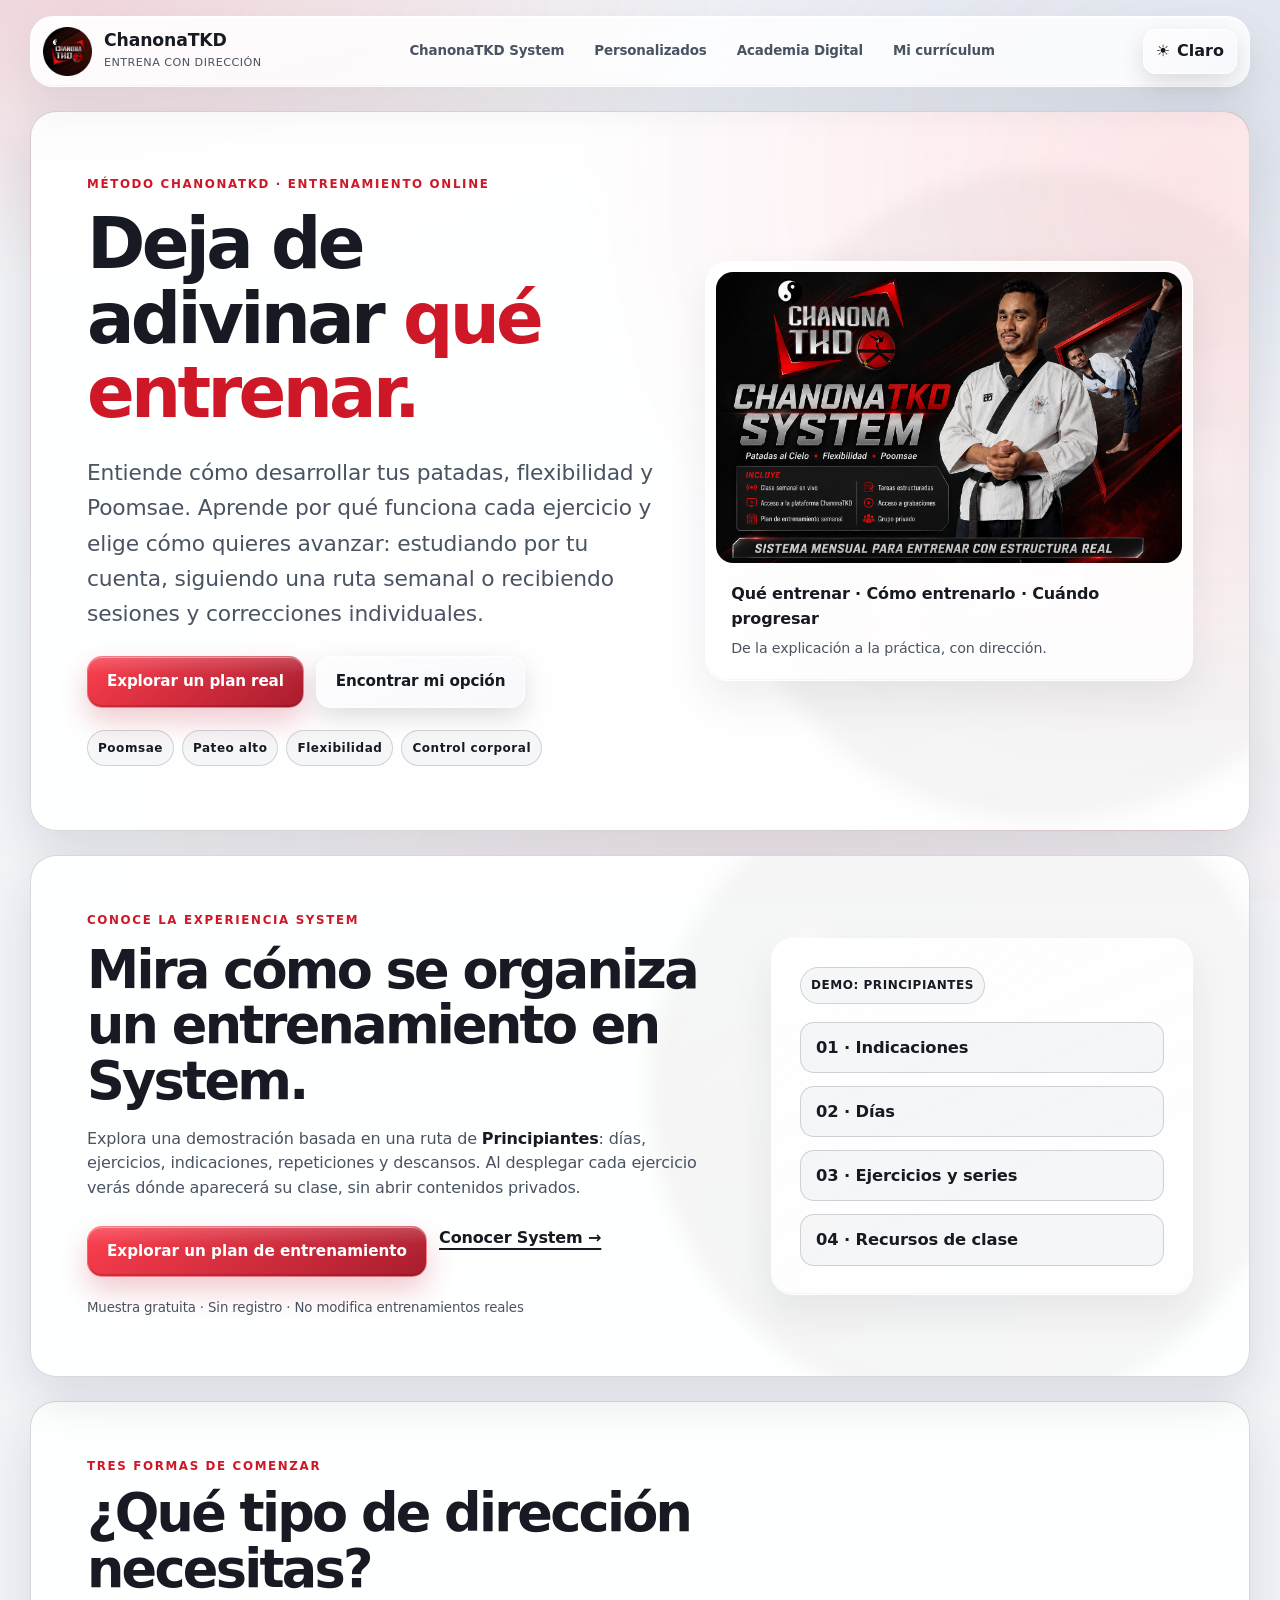
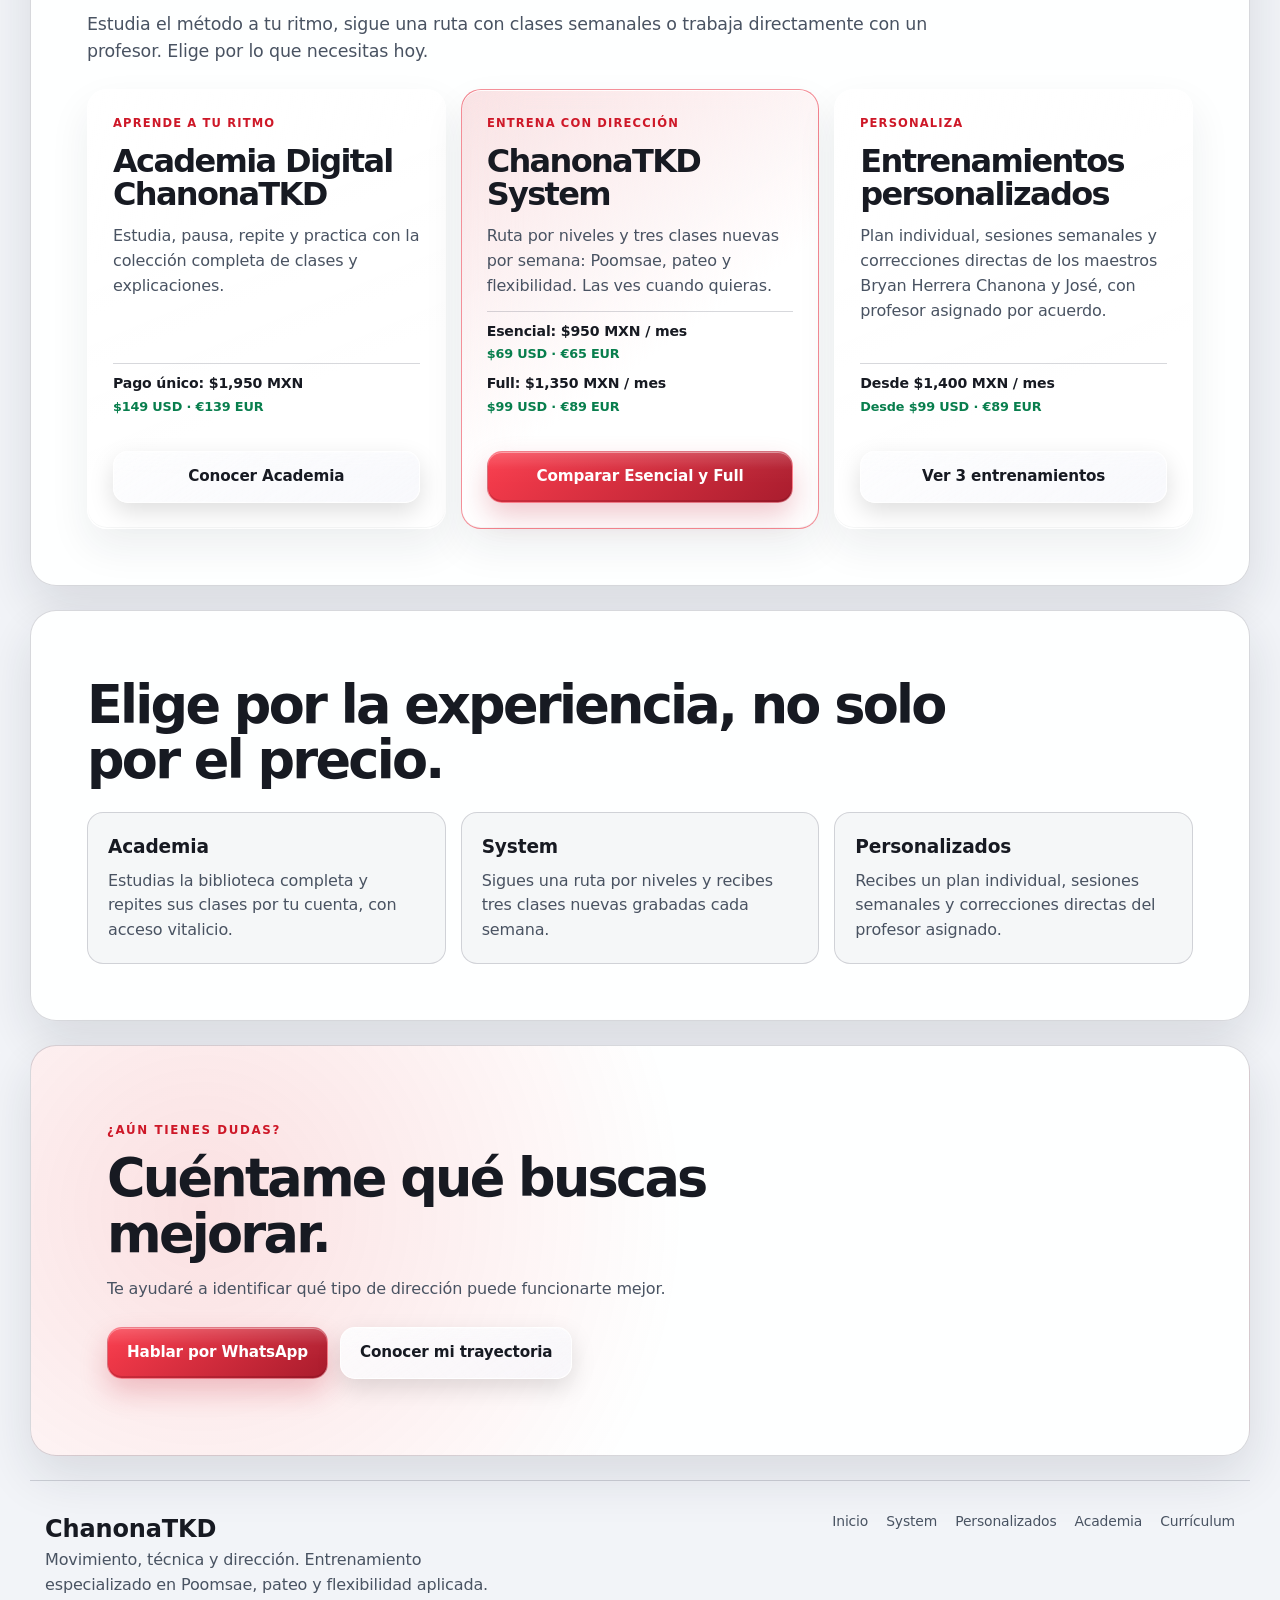
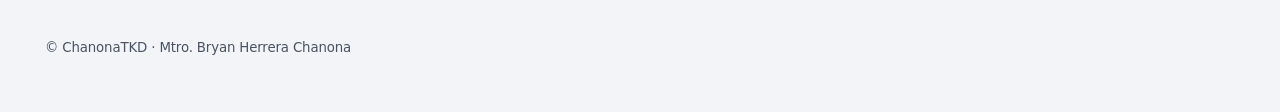
<file: masterclass/index.html>
<!doctype html><html lang="es"><head><meta charset="utf-8"><meta name="viewport" content="width=device-width,initial-scale=1,viewport-fit=cover"><meta name="description" content="Taekwondo con método y dirección. Descubre cómo mejorar tu Poomsae, pateo y flexibilidad desde la experiencia de enseñanza."><title>Inicio · Método ChanonaTKD | ChanonaTKD</title><link rel="stylesheet" href="./assets/site.css"><script>(function(){try{const t=localStorage.getItem('chanonatkd_theme');document.documentElement.dataset.theme=t||((matchMedia('(prefers-color-scheme: light)').matches)?'light':'dark')}catch(e){document.documentElement.dataset.theme='dark'}})();</script></head>
 <body data-page="home" data-base="./"><div class="siteShell"><header class="siteHeader glass" id="inicio">
 <a class="brand" href="./index.html" aria-label="Ir a Inicio ChanonaTKD"><img src="./../assets/logo-chanonatkd.png" alt="" width="50" height="50"><span><b>ChanonaTKD</b><small>Entrena con dirección</small></span></a>
 <button class="menuToggle" type="button" aria-expanded="false" aria-controls="siteNav" aria-label="Abrir menú de navegación">☰ <span>Menú</span></button>
 <nav class="siteNav" id="siteNav" aria-label="Navegación principal">
  <a href="./system/index.html" >ChanonaTKD System</a><a href="./personal/index.html" >Personalizados</a><a href="./academia/index.html" >Academia Digital</a><a href="./curriculum/index.html" >Mi currículum</a>
 </nav>
 <button class="themeToggle" type="button" aria-label="Cambiar modo de color"><span class="themeIcon">◐</span><span class="themeText">Modo</span></button>
</header><main id="mainContent">
<section class="hero homeHero section"><div class="heroText"><span class="eyebrow">MÉTODO CHANONATKD · ENTRENAMIENTO ONLINE</span><h1>Deja de adivinar <em>qué entrenar.</em></h1><p class="lead">Entiende cómo desarrollar tus patadas, flexibilidad y Poomsae. Aprende por qué funciona cada ejercicio y elige cómo quieres avanzar: estudiando por tu cuenta, siguiendo una ruta semanal o recibiendo sesiones y correcciones individuales.</p><div class="actions"><a class="action primary" href="#explorar">Explorar un plan real</a><a class="action secondary" href="#programas">Encontrar mi opción</a></div><div class="benefitTags"><span>Poomsae</span><span>Pateo alto</span><span>Flexibilidad</span><span>Control corporal</span></div></div><div class="heroArt glass"><img src="./imagenes/chanonatkdSystem.jpg" alt="Imagen del entrenamiento ChanonaTKD" loading="eager"><div class="artCaption"><strong>Qué entrenar · Cómo entrenarlo · Cuándo progresar</strong><span>De la explicación a la práctica, con dirección.</span></div></div></section>
<section class="section testimonySection" id="experiencias" hidden><div class="sectionHeading"><span class="eyebrow">EXPERIENCIAS CHANONATKD</span><h2>Experiencias de alumnos</h2><p>Conoce cómo otras personas han aprovechado el Método ChanonaTKD para organizar mejor su práctica.</p></div><div class="testimonyGrid" data-testimonials></div></section>
<section class="section exploreSection" id="explorar"><div class="split"><div><span class="eyebrow">CONOCE LA EXPERIENCIA SYSTEM</span><h2>Mira cómo se organiza un entrenamiento en System.</h2><p>Explora una demostración basada en una ruta de <strong>Principiantes</strong>: días, ejercicios, indicaciones, repeticiones y descansos. Al desplegar cada ejercicio verás dónde aparecerá su clase, sin abrir contenidos privados.</p><div class="actions"><button class="action primary" type="button" data-open-demo>Explorar un plan de entrenamiento</button><a class="textLink" href="./system/index.html">Conocer System →</a></div><small class="muted">Muestra gratuita · Sin registro · No modifica entrenamientos reales</small></div><div class="glass teaser"><span class="pill">DEMO: PRINCIPIANTES</span><div class="teaserSteps"><span>01 · Indicaciones</span><span>02 · Días</span><span>03 · Ejercicios y series</span><span>04 · Recursos de clase</span></div></div></div></section>
<section class="section" id="programas"><div class="sectionHeading"><span class="eyebrow">TRES FORMAS DE COMENZAR</span><h2>¿Qué tipo de dirección necesitas?</h2><p>Estudia el método a tu ritmo, sigue una ruta con clases semanales o trabaja directamente con un profesor. Elige por lo que necesitas hoy.</p></div><div class="choiceGrid">
<article class="glass choice"><span class="stepLabel">APRENDE A TU RITMO</span><h3>Academia Digital ChanonaTKD</h3><p>Estudia, pausa, repite y practica con la colección completa de clases y explicaciones.</p><div class="choicePrices"><small class="choiceCost">Pago único: $1,950 MXN</small><small class="choiceWorld">$149 USD · €139 EUR</small></div><a class="action secondary" href="./academia/index.html">Conocer Academia</a></article>
<article class="glass choice recommended"><span class="stepLabel">ENTRENA CON DIRECCIÓN</span><h3>ChanonaTKD System</h3><p>Ruta por niveles y tres clases nuevas por semana: Poomsae, pateo y flexibilidad. Las ves cuando quieras.</p><div class="choicePrices"><small class="choiceCost">Esencial: $950 MXN / mes</small><small class="choiceWorld">$69 USD · €65 EUR</small><small class="choiceCost">Full: $1,350 MXN / mes</small><small class="choiceWorld">$99 USD · €89 EUR</small></div><a class="action primary" href="./system/index.html">Comparar Esencial y Full</a></article>
<article class="glass choice"><span class="stepLabel">PERSONALIZA</span><h3>Entrenamientos personalizados</h3><p>Plan individual, sesiones semanales y correcciones directas de los maestros Bryan Herrera Chanona y José, con profesor asignado por acuerdo.</p><div class="choicePrices"><small class="choiceCost">Desde $1,400 MXN / mes</small><small class="choiceWorld">Desde $99 USD · €89 EUR</small></div><a class="action secondary" href="./personal/index.html">Ver 3 entrenamientos</a></article></div></section>
<section class="section comparison"><div class="sectionHeading"><h2>Elige por la experiencia, no solo por el precio.</h2></div><div class="comparisonGrid"><div><b>Academia</b><span>Estudias la biblioteca completa y repites sus clases por tu cuenta, con acceso vitalicio.</span></div><div><b>System</b><span>Sigues una ruta por niveles y recibes tres clases nuevas grabadas cada semana.</span></div><div><b>Personalizados</b><span>Recibes un plan individual, sesiones semanales y correcciones directas del profesor asignado.</span></div></div></section>
<section class="section finalSection"><span class="eyebrow">¿AÚN TIENES DUDAS?</span><h2>Cuéntame qué buscas mejorar.</h2><p>Te ayudaré a identificar qué tipo de dirección puede funcionarte mejor.</p><div class="actions"><a class="action primary" data-wa="Hola%2C%20quiero%20conocer%20qu%C3%A9%20programa%20ChanonaTKD%20corresponde%20mejor%20a%20mis%20objetivos.%20Mi%20pa%C3%ADs%20es%3A%20" href="https://wa.me/529987406579?text=Hola%2C%20quiero%20conocer%20qu%C3%A9%20programa%20ChanonaTKD%20corresponde%20mejor%20a%20mis%20objetivos.%20Mi%20pa%C3%ADs%20es%3A%20" target="_blank" rel="noopener noreferrer">Hablar por WhatsApp</a><a class="action secondary" href="./curriculum/index.html">Conocer mi trayectoria</a></div></section>
<dialog id="planDemoDialog" class="planDialog" aria-labelledby="planDemoTitle"><div class="demoShell"><header class="demoHeader glass"><div><span class="eyebrow">DEMOSTRACIÓN DE SYSTEM</span><h2 id="planDemoTitle">Plan · Principiantes (ejemplo)</h2><small>Demostración pública de Principiantes, sin datos personales ni videos privados.</small></div><button class="dialogClose" type="button" data-close-demo aria-label="Cerrar la demostración">✕</button></header><div class="demoBody"><div id="planDemoApp"><p>Cargando la muestra del plan…</p></div></div></div></dialog></main><footer class="footer">
 <div><strong>ChanonaTKD</strong><p>Movimiento, técnica y dirección. Entrenamiento especializado en Poomsae, pateo y flexibilidad aplicada.</p></div>
 <div><a href="./index.html">Inicio</a><a href="./system/index.html">System</a><a href="./personal/index.html">Personalizados</a><a href="./academia/index.html">Academia</a><a href="./curriculum/index.html">Currículum</a></div>
 <small>© ChanonaTKD · Mtro. Bryan Herrera Chanona</small>
</footer></div><script src="./assets/content.js" defer></script><script src="./assets/system-beginners-demo-data.js" defer></script><script src="./assets/testimonios-reales.js" defer></script><script src="./assets/site.js" defer></script></body></html>
</file>
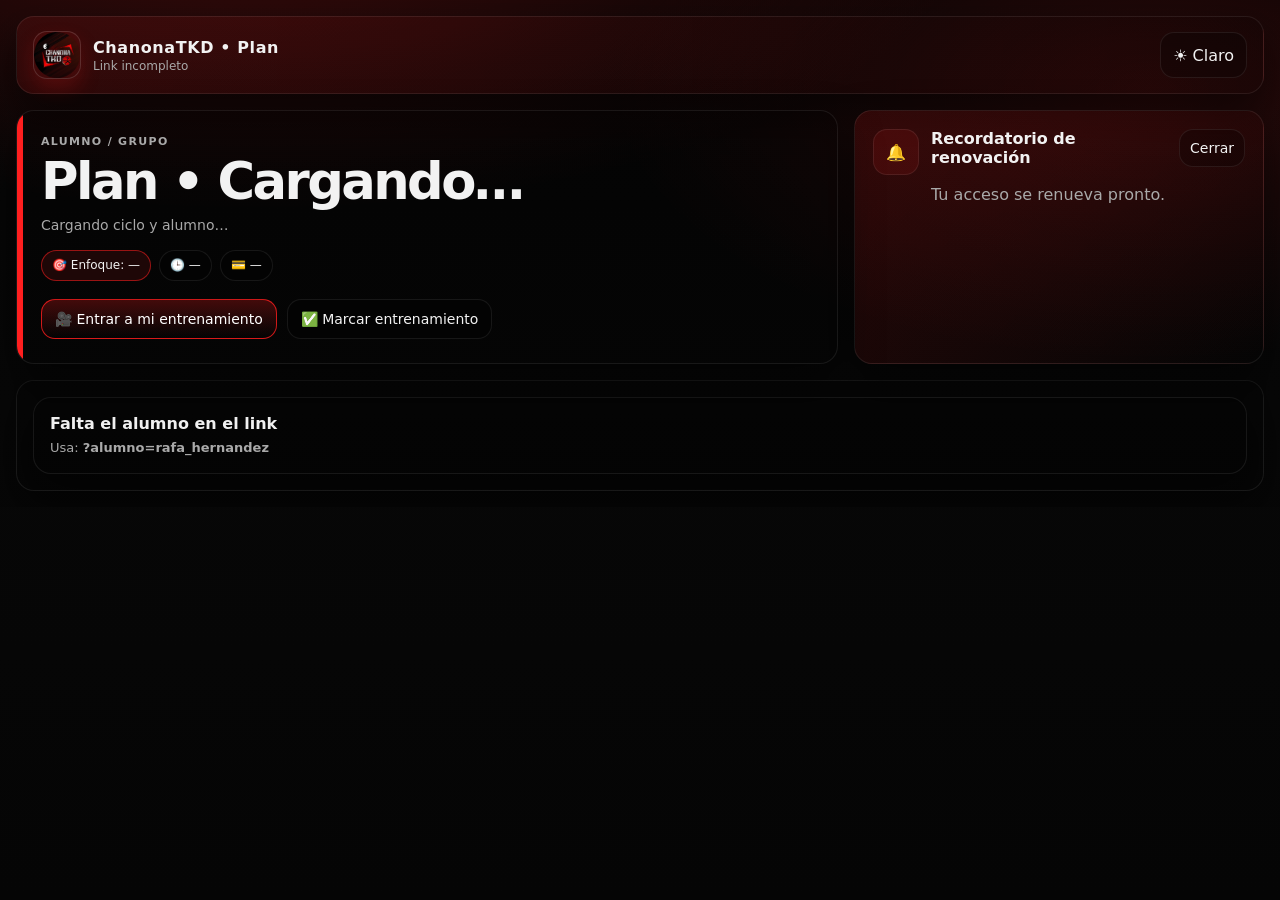
<file: plan/index.html>
<!doctype html>
<html lang="es">
<head>
  <meta charset="utf-8" />
  <meta name="viewport" content="width=device-width,initial-scale=1, viewport-fit=cover" />
  <title>ChanonaTKD • Plan</title>
  <link rel="stylesheet" href="./styles.css?v=ui-redesign-20260719-3">
  <link rel="stylesheet" href="./section-toggles.css?v=ui-redesign-20260719-1">
  <link rel="stylesheet" href="./system-tabs.css?v=system-upgrade-20261008-1">
  <link rel="stylesheet" href="./poomsae-readable-cycle-20260915.css?v=system-cycle-20261016-1">
</head>
<body id="inicio">
  <div class="appShell">
    <header class="hero">
      <nav class="topbar">
        <a class="brand" href="#inicio" aria-label="Ir al inicio del plan">
          <img class="logoImg" id="logoImg" alt="ChanonaTKD Logo" />
          <div class="brandText">
            <h1>ChanonaTKD • Plan</h1>
            <p id="brandSub">Cargando alumno…</p>
          </div>
        </a>
        <button class="btn themeBtn" id="themeToggle" type="button">☀️ Claro</button>
      </nav>

      <section class="heroGrid">
        <div class="studentCard">
          <p class="eyebrow">Alumno / Grupo</p>
          <h2 id="planTitle">Plan • Cargando…</h2>
          <div class="sub" id="planSub">Cargando ciclo y alumno…</div>
          <div class="chipRow">
            <span class="chip red" id="chipFocus">🎯 Enfoque: —</span>
            <span class="chip" id="chipUpdated">🕒 —</span>
            <span class="chip" id="chipSubscription">💳 —</span>
          </div>
          <p class="goal" id="goalText"></p>
          <div class="heroActions">
            <a class="action primary" id="trainingLink" href="#" target="_blank" rel="noreferrer">🎥 Entrar a mi entrenamiento</a>
            <button class="action" id="scrollTodayBtn" type="button">✅ Marcar entrenamiento</button>
          </div>
        </div>

        <aside class="renewalCard" id="renewalCard" hidden>
          <div class="cardIcon">🔔</div>
          <div>
            <strong id="renewalTitle">Recordatorio de renovación</strong>
            <p id="renewalText">Tu acceso se renueva pronto.</p>
          </div>
          <button id="closeRenewal" class="action smallAction" type="button">Cerrar</button>
        </aside>
      </section>
    </header>

    <main class="main">
      <div class="content" id="content">
        <div class="loaderCard">
          <div class="loaderTitle">Cargando tu plan…</div>
          <div class="loaderSub">Si no carga, revisa el link del alumno.</div>
        </div>
      </div>
    </main>
  </div>

  <script src="./august-plan-preload.js?v=plans-20261030-1"></script>
  <script src="./nancy-vermilus-preload.js?v=nancy-vermilus-preload-20260908-1"></script>
  <script src="./cycle-20260907-g1-preload.js?v=bases-20261030-1"></script>
  <script src="./ximena-objective-20260915.js?v=ximena-objective-20260915-1"></script>
  <script src="./cycle-20260930-g1-data.js?v=cycle-20260930-g1-1"></script>
  <script src="./cycle-20260930-g2-data.js?v=cycle-20260930-g2-1"></script>
  <script src="./cycle-20260930-g3-data.js?v=cycle-20260930-g3-1"></script>
  <script src="./cycle-20260930-g4-data.js?v=cycle-20260930-g4-1"></script>
  <script src="./cycle-20260930-g5-data.js?v=cycle-20260930-g5-1"></script>
  <script src="./cycle-20260930-elite-preload.js?v=plans-20261030-1"></script>
  <script src="./cycle-20260930-foundations-preload.js?v=bases-20261030-1"></script>
  <script src="./app.js?v=system-cycle-20261031-1"></script>
  <script src="./poomsae-readable-cycle-20260930.js?v=20261113-media-1"></script>

  <script>
    window.__loadLegacyCycleScript = function(src){
      const currentCycle = (typeof window.__isCycle20260930Target === "function" && window.__isCycle20260930Target()) || (typeof window.__isFoundations20260930Target === "function" && window.__isFoundations20260930Target());
      if(!currentCycle){
        document.write('<scr' + 'ipt src="' + src + '"></scr' + 'ipt>');
      }
    };
  </script>

  <script src="./system-tabs.js?v=poomsae-20261106-1"></script>
  <script src="./system-finalizer.js?v=poomsae-20261106-1"></script>
  <script src="./system-finalizer-classes.js?v=system-flex-sesion6-1"></script>

  <script>window.__loadLegacyCycleScript("./teacher-notes.js?v=teacher-notes-20260728-1");</script>
  <script>window.__loadLegacyCycleScript("./august-plan-updates.js?v=august-plan-updates-20260802-1");</script>
  <script>window.__loadLegacyCycleScript("./august-summary-fix.js?v=august-summary-fix-20260802-1");</script>

  <script>window.__loadLegacyCycleScript("./cycle-20260817-g1.js?v=cycle-20260817-g1-2");</script>
  <script src="./section-toggles.js?v=system-cycle-20261016-1"></script>

  <script>window.__loadLegacyCycleScript("./rafa-august-final.js?v=rafa-august-final-20260808-1");</script>
  <script>window.__loadLegacyCycleScript("./rafa-title-cleanup.js?v=rafa-title-cleanup-20260808-1");</script>
  <script>window.__loadLegacyCycleScript("./cycle-20260817-g2.js?v=cycle-20260817-g2-1");</script>
  <script>window.__loadLegacyCycleScript("./cycle-20260817-g3.js?v=cycle-20260817-g3-1");</script>
  <script>window.__loadLegacyCycleScript("./cycle-20260817-g3-leticia-fix.js?v=cycle-20260817-g3-leticia-fix-1");</script>
  <script>window.__loadLegacyCycleScript("./cycle-20260831-elite-group.js?v=cycle-20260831-elite-group-1");</script>
  <script>window.__loadLegacyCycleScript("./cycle-20260831-yop-video-fix.js?v=cycle-20260831-yop-video-fix-1");</script>

  <script>window.__loadLegacyCycleScript("./cycle-20260831-date-only-group.js?v=cycle-20260831-date-only-group-2");</script>
  <script src="./system-beginner-chair-chanonaflex-fix.js?v=system-cycle-20261016-1"></script>

  <script>window.__loadLegacyCycleScript("./leticia-poomsae-20260908-fix.js?v=leticia-poomsae-20260908-fix-1");</script>

  <script>window.__loadLegacyCycleScript("./cycle-20260907-g1-common.js?v=cycle-20260907-g1-common-3");</script>

  <script>window.__loadLegacyCycleScript("./rafa-indicaciones-20260910.js?v=rafa-indicaciones-20260910-1");</script>
</body>
</html>
</file>
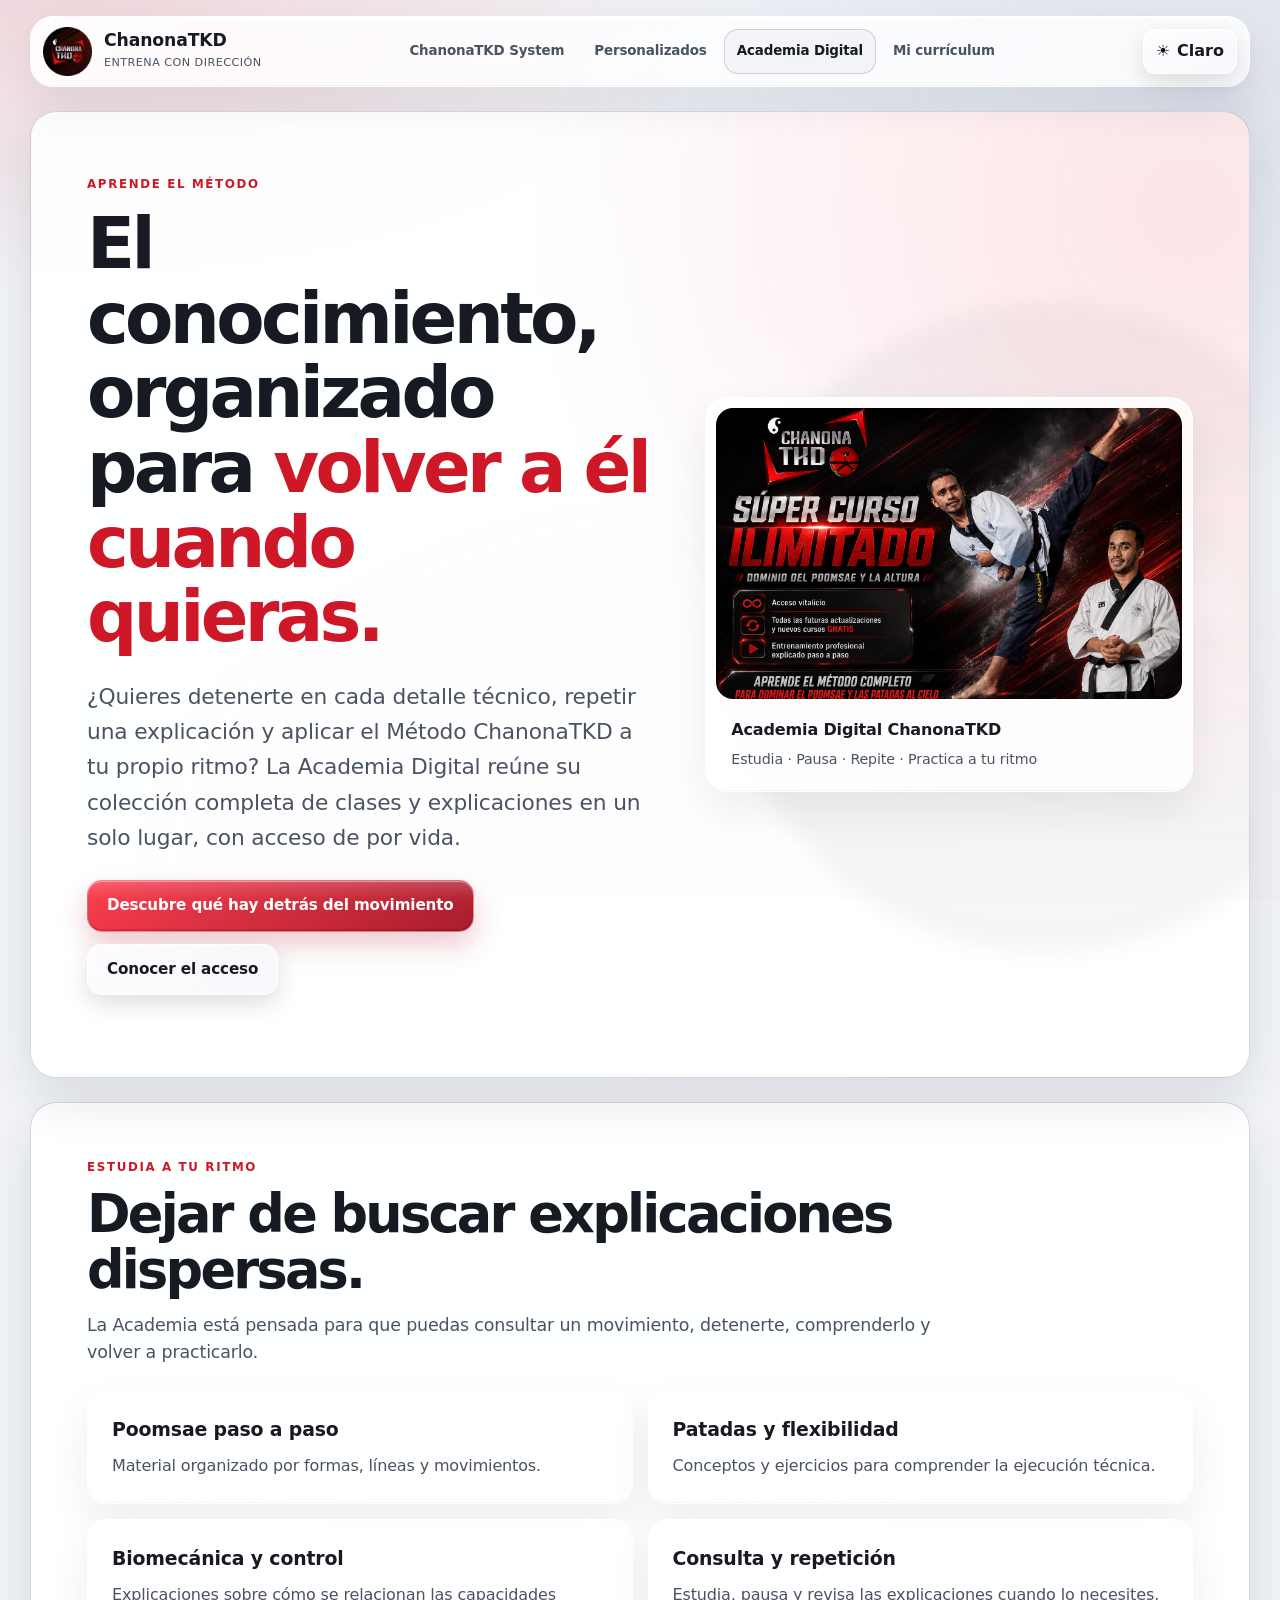
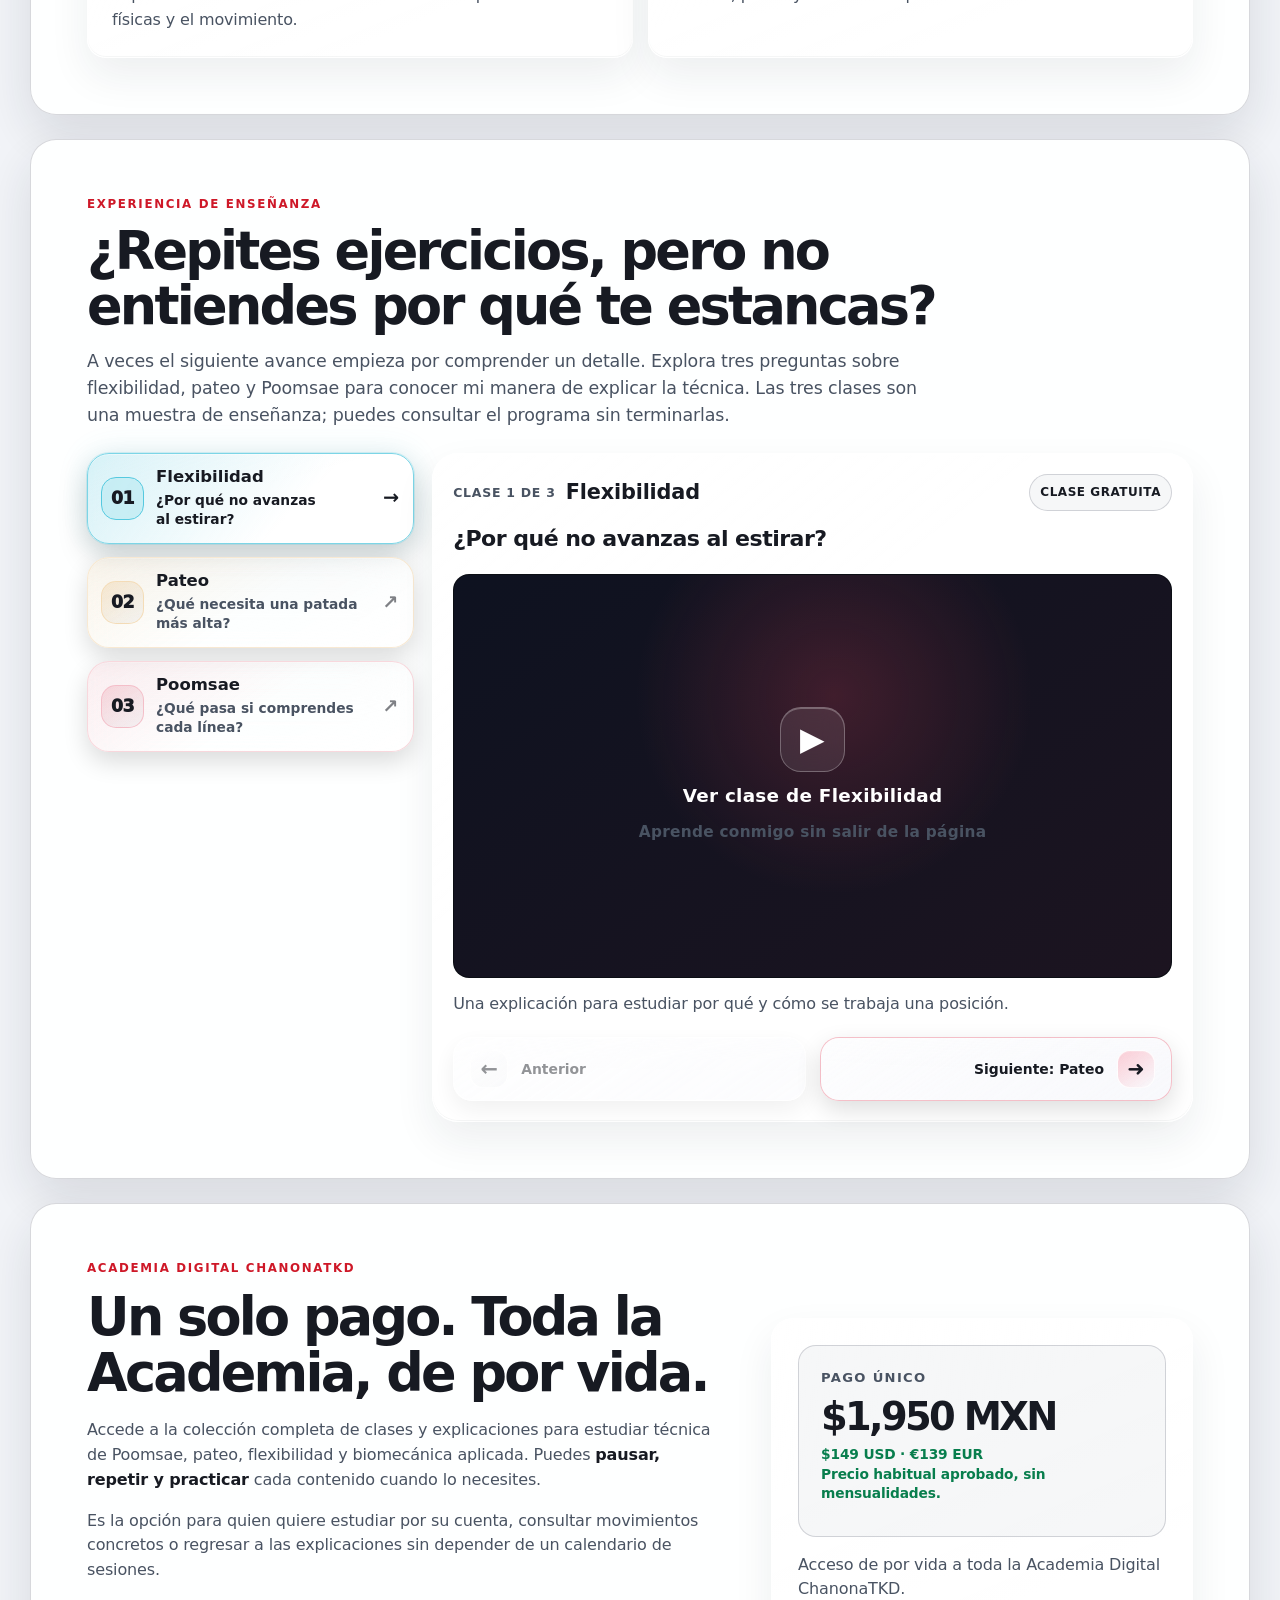
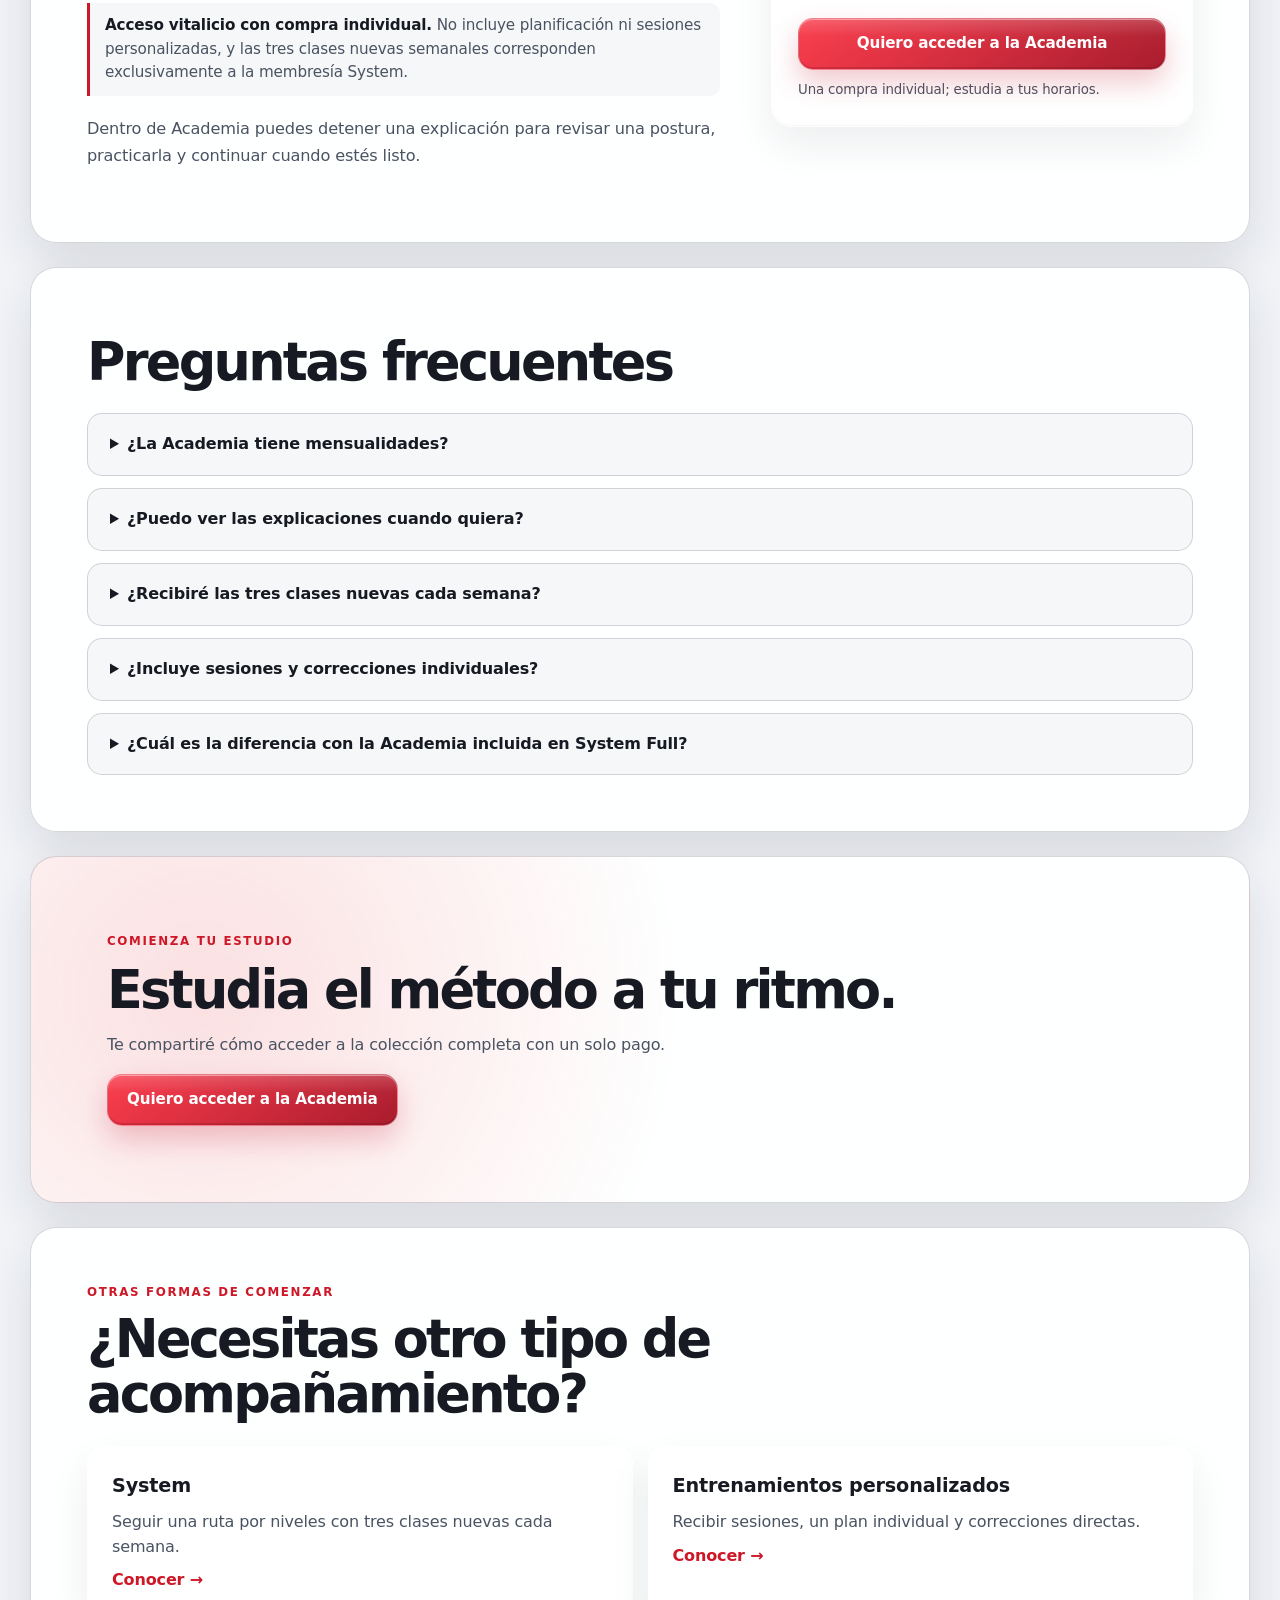
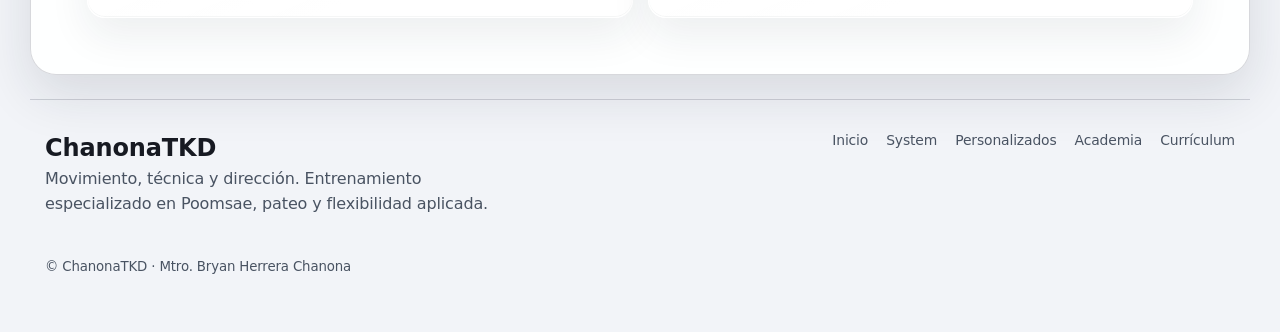
<file: masterclass/academia/index.html>
<!doctype html><html lang="es"><head><meta charset="utf-8"><meta name="viewport" content="width=device-width,initial-scale=1,viewport-fit=cover"><meta name="description" content="Academia Digital ChanonaTKD: clases y explicaciones completas para estudiar, pausar, repetir y practicar a tu ritmo. Pago único y acceso de por vida."><title>Academia Digital ChanonaTKD | ChanonaTKD</title><link rel="stylesheet" href="../assets/site.css"><script>(function(){try{const t=localStorage.getItem('chanonatkd_theme');document.documentElement.dataset.theme=t||((matchMedia('(prefers-color-scheme: light)').matches)?'light':'dark')}catch(e){document.documentElement.dataset.theme='dark'}})();</script></head>
 <body data-page="academia" data-base="../"><div class="siteShell"><header class="siteHeader glass" id="inicio">
 <a class="brand" href="../index.html" aria-label="Ir a Inicio ChanonaTKD"><img src="../../assets/logo-chanonatkd.png" alt="" width="50" height="50"><span><b>ChanonaTKD</b><small>Entrena con dirección</small></span></a>
 <button class="menuToggle" type="button" aria-expanded="false" aria-controls="siteNav" aria-label="Abrir menú de navegación">☰ <span>Menú</span></button>
 <nav class="siteNav" id="siteNav" aria-label="Navegación principal">
  <a href="../system/index.html" >ChanonaTKD System</a><a href="../personal/index.html" >Personalizados</a><a href="../academia/index.html" aria-current="page">Academia Digital</a><a href="../curriculum/index.html" >Mi currículum</a>
 </nav>
 <button class="themeToggle" type="button" aria-label="Cambiar modo de color"><span class="themeIcon">◐</span><span class="themeText">Modo</span></button>
</header><main id="mainContent">
<section class="hero section productHero"><div class="heroText"><span class="eyebrow">APRENDE EL MÉTODO</span><h1>El conocimiento, organizado para <em>volver a él cuando quieras.</em></h1><p class="lead">¿Quieres detenerte en cada detalle técnico, repetir una explicación y aplicar el Método ChanonaTKD a tu propio ritmo? La Academia Digital reúne su colección completa de clases y explicaciones en un solo lugar, con acceso de por vida.</p><div class="actions"><a href="#miniclases" class="action primary">Descubre qué hay detrás del movimiento</a><a href="#inversion" class="action secondary">Conocer el acceso</a></div></div><div class="heroArt glass"><img src="../imagenes/superCurso.jpg" alt="Imagen de Academia Digital ChanonaTKD"><div class="artCaption"><strong>Academia Digital ChanonaTKD</strong><span>Estudia · Pausa · Repite · Practica a tu ritmo</span></div></div></section>
<section class="section" id="funciona"><div class="sectionHeading"><span class="eyebrow">ESTUDIA A TU RITMO</span><h2>Dejar de buscar explicaciones dispersas.</h2><p>La Academia está pensada para que puedas consultar un movimiento, detenerte, comprenderlo y volver a practicarlo.</p></div><div class="featureGrid"><article class="glass feature"><b>Poomsae paso a paso</b><p>Material organizado por formas, líneas y movimientos.</p></article><article class="glass feature"><b>Patadas y flexibilidad</b><p>Conceptos y ejercicios para comprender la ejecución técnica.</p></article><article class="glass feature"><b>Biomecánica y control</b><p>Explicaciones sobre cómo se relacionan las capacidades físicas y el movimiento.</p></article><article class="glass feature"><b>Consulta y repetición</b><p>Estudia, pausa y revisa las explicaciones cuando lo necesites.</p></article></div></section>
<section class="section demoLessons" id="miniclases"><div class="sectionHeading"><span class="eyebrow">EXPERIENCIA DE ENSEÑANZA</span><h2>¿Repites ejercicios, pero no entiendes por qué te estancas?</h2><p>A veces el siguiente avance empieza por comprender un detalle. Explora tres preguntas sobre flexibilidad, pateo y Poomsae para conocer mi manera de explicar la técnica. Las tres clases son una muestra de enseñanza; puedes consultar el programa sin terminarlas.</p></div><div class="lessons" data-lessons="academia"><div class="lessonsNav" role="group" aria-label="Elegir miniclase"></div><div class="lessonsStage glass"><div class="lessonTop"><span class="lessonCounter" aria-live="polite">Clase 1 de 3</span><strong class="lessonCurrent">Flexibilidad</strong><span class="pill">CLASE GRATUITA</span></div><p class="lessonQuestion" aria-live="polite"></p><div class="playerHolder"></div><p class="lessonSummary"></p><div class="lessonControls"><button class="action secondary lessonPrev" type="button">← Anterior</button><button class="action secondary lessonNext" type="button">Siguiente →</button></div></div></div></section>
<section class="section" id="inversion"><div class="split"><div><span class="eyebrow">ACADEMIA DIGITAL CHANONATKD</span><h2>Un solo pago. Toda la Academia, de por vida.</h2><p>Accede a la colección completa de clases y explicaciones para estudiar técnica de Poomsae, pateo, flexibilidad y biomecánica aplicada. Puedes <strong>pausar, repetir y practicar</strong> cada contenido cuando lo necesites.</p><p>Es la opción para quien quiere estudiar por su cuenta, consultar movimientos concretos o regresar a las explicaciones sin depender de un calendario de sesiones.</p><p class="notice"><strong>Acceso vitalicio con compra individual.</strong> No incluye planificación ni sesiones personalizadas, y las tres clases nuevas semanales corresponden exclusivamente a la membresía System.</p><p class="founderAside">Dentro de Academia puedes detener una explicación para revisar una postura, practicarla y continuar cuando estés listo.</p></div><div class="glass purchase"><div class="priceGlass"><span>Pago único</span><strong>$1,950 MXN</strong><small>$149 USD · €139 EUR</small><small class="purchaseNote">Precio habitual aprobado, sin mensualidades.</small></div><p>Acceso de por vida a toda la Academia Digital ChanonaTKD.</p><a class="action primary" data-wa="Hola%2C%20quiero%20informaci%C3%B3n%20para%20adquirir%20la%20Academia%20Digital%20ChanonaTKD%20con%20acceso%20de%20por%20vida%20y%20pago%20%C3%BAnico.%20Mi%20pa%C3%ADs%20es%3A%20" href="https://wa.me/529987406579?text=Hola%2C%20quiero%20informaci%C3%B3n%20para%20adquirir%20la%20Academia%20Digital%20ChanonaTKD%20con%20acceso%20de%20por%20vida%20y%20pago%20%C3%BAnico.%20Mi%20pa%C3%ADs%20es%3A%20" target="_blank" rel="noopener noreferrer">Quiero acceder a la Academia</a><small>Una compra individual; estudia a tus horarios.</small></div></div></section>
<section class="section faq"><div class="sectionHeading"><h2>Preguntas frecuentes</h2></div>
<details><summary>¿La Academia tiene mensualidades?</summary><p>No. La compras con un pago único de $1,950 MXN, $149 USD o €139 EUR, según la moneda correspondiente, y conservas acceso de por vida.</p></details>
<details><summary>¿Puedo ver las explicaciones cuando quiera?</summary><p>Sí. Estudia el contenido a tu ritmo: pausa, repite y practica tantas veces como necesites.</p></details>
<details><summary>¿Recibiré las tres clases nuevas cada semana?</summary><p>No. Las tres clases nuevas semanales de Poomsae, pateo y flexibilidad corresponden a ChanonaTKD System. La compra individual de Academia incluye su colección completa con acceso vitalicio.</p></details>
<details><summary>¿Incluye sesiones y correcciones individuales?</summary><p>No. Si necesitas un plan individual, sesiones y correcciones directas, revisa los entrenamientos personalizados.</p></details>
<details><summary>¿Cuál es la diferencia con la Academia incluida en System Full?</summary><p>En System Full, toda la Academia está disponible solo mientras esté activa tu membresía. Al comprar Academia individualmente, el acceso es de por vida.</p></details></section>
<section class="section finalSection"><span class="eyebrow">COMIENZA TU ESTUDIO</span><h2>Estudia el método a tu ritmo.</h2><p>Te compartiré cómo acceder a la colección completa con un solo pago.</p><a class="action primary" data-wa="Hola%2C%20quiero%20informaci%C3%B3n%20para%20adquirir%20la%20Academia%20Digital%20ChanonaTKD%20con%20acceso%20de%20por%20vida%20y%20pago%20%C3%BAnico.%20Mi%20pa%C3%ADs%20es%3A%20" href="https://wa.me/529987406579?text=Hola%2C%20quiero%20informaci%C3%B3n%20para%20adquirir%20la%20Academia%20Digital%20ChanonaTKD%20con%20acceso%20de%20por%20vida%20y%20pago%20%C3%BAnico.%20Mi%20pa%C3%ADs%20es%3A%20" target="_blank" rel="noopener noreferrer">Quiero acceder a la Academia</a></section><section class="section alternatives"><div class="sectionHeading"><span class="eyebrow">OTRAS FORMAS DE COMENZAR</span><h2>¿Necesitas otro tipo de acompañamiento?</h2></div><div class="miniChoices">
 <a class="miniChoice glass" href="../system/index.html"><strong>System</strong><span>Seguir una ruta por niveles con tres clases nuevas cada semana.</span><em>Conocer →</em></a><a class="miniChoice glass" href="../personal/index.html"><strong>Entrenamientos personalizados</strong><span>Recibir sesiones, un plan individual y correcciones directas.</span><em>Conocer →</em></a></div></section></main><footer class="footer">
 <div><strong>ChanonaTKD</strong><p>Movimiento, técnica y dirección. Entrenamiento especializado en Poomsae, pateo y flexibilidad aplicada.</p></div>
 <div><a href="../index.html">Inicio</a><a href="../system/index.html">System</a><a href="../personal/index.html">Personalizados</a><a href="../academia/index.html">Academia</a><a href="../curriculum/index.html">Currículum</a></div>
 <small>© ChanonaTKD · Mtro. Bryan Herrera Chanona</small>
</footer></div><script src="../assets/content.js" defer></script><script src="../assets/site.js" defer></script></body></html>
</file>
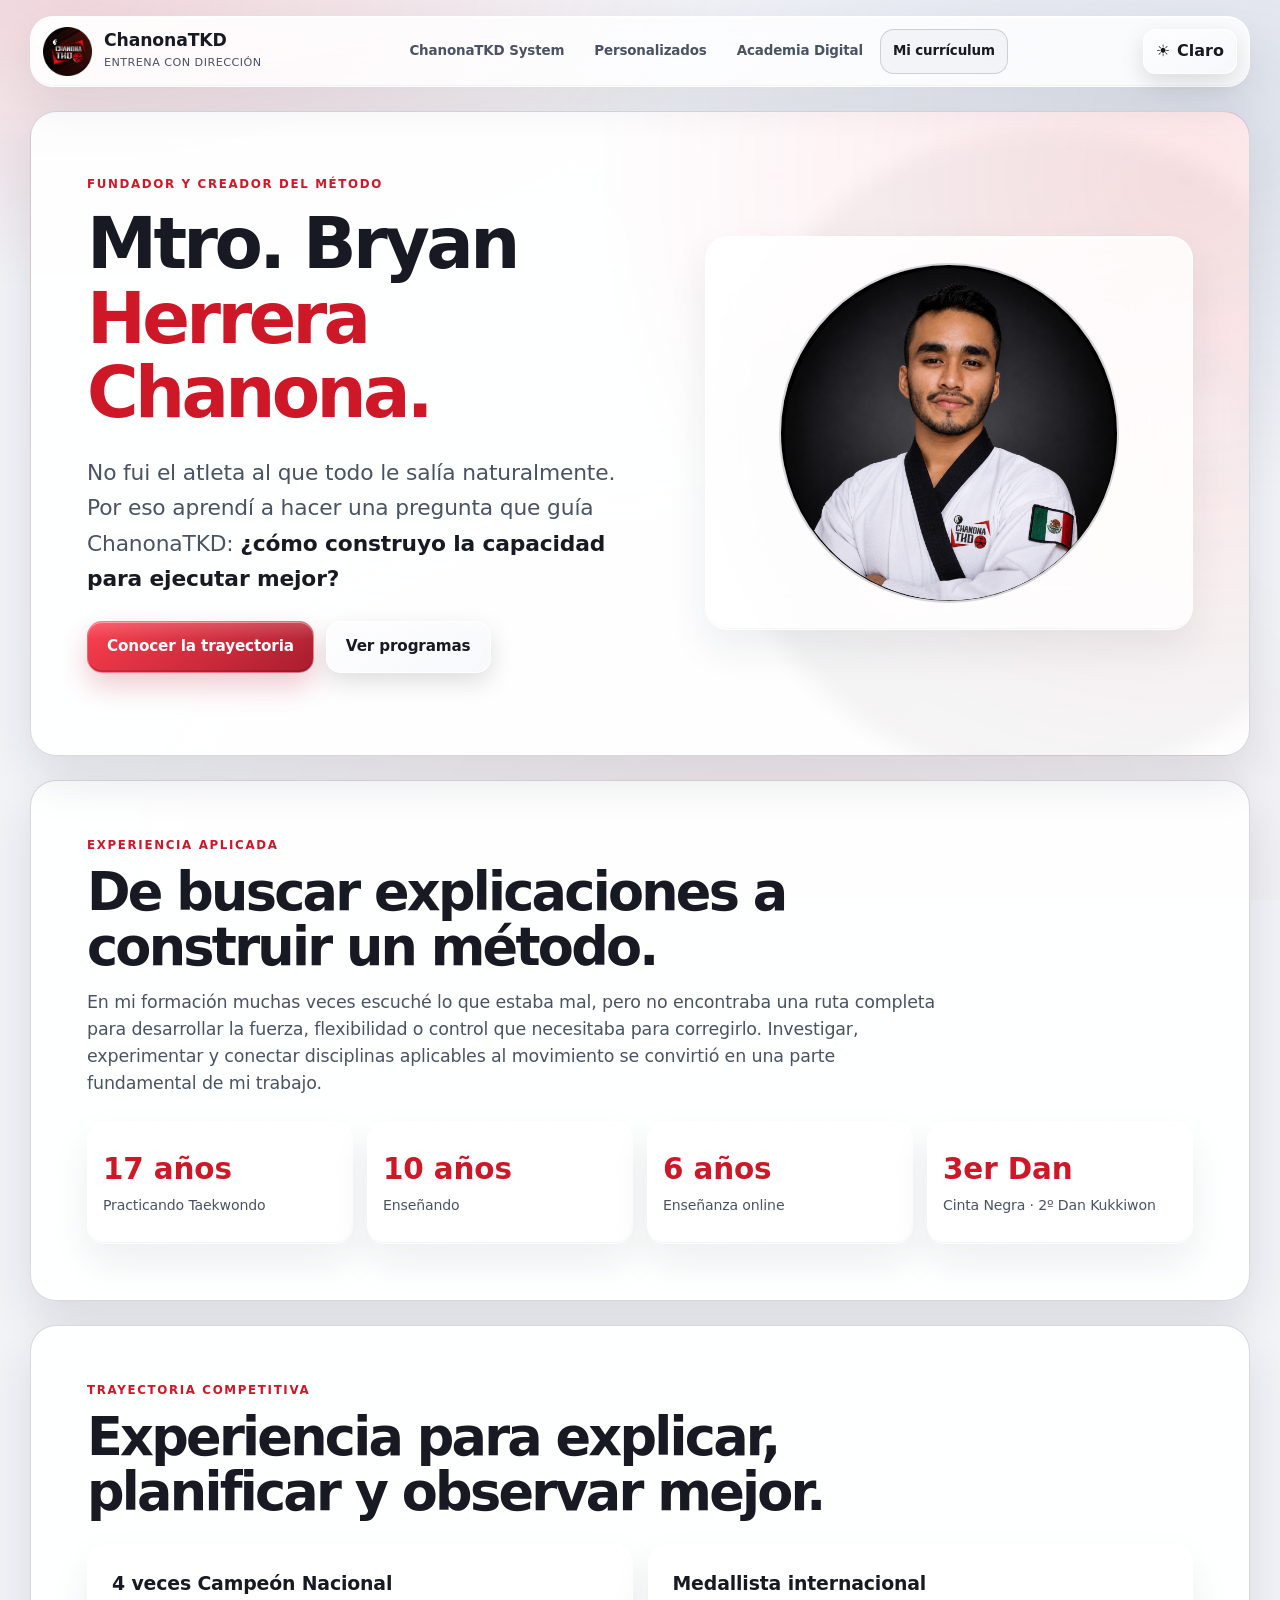
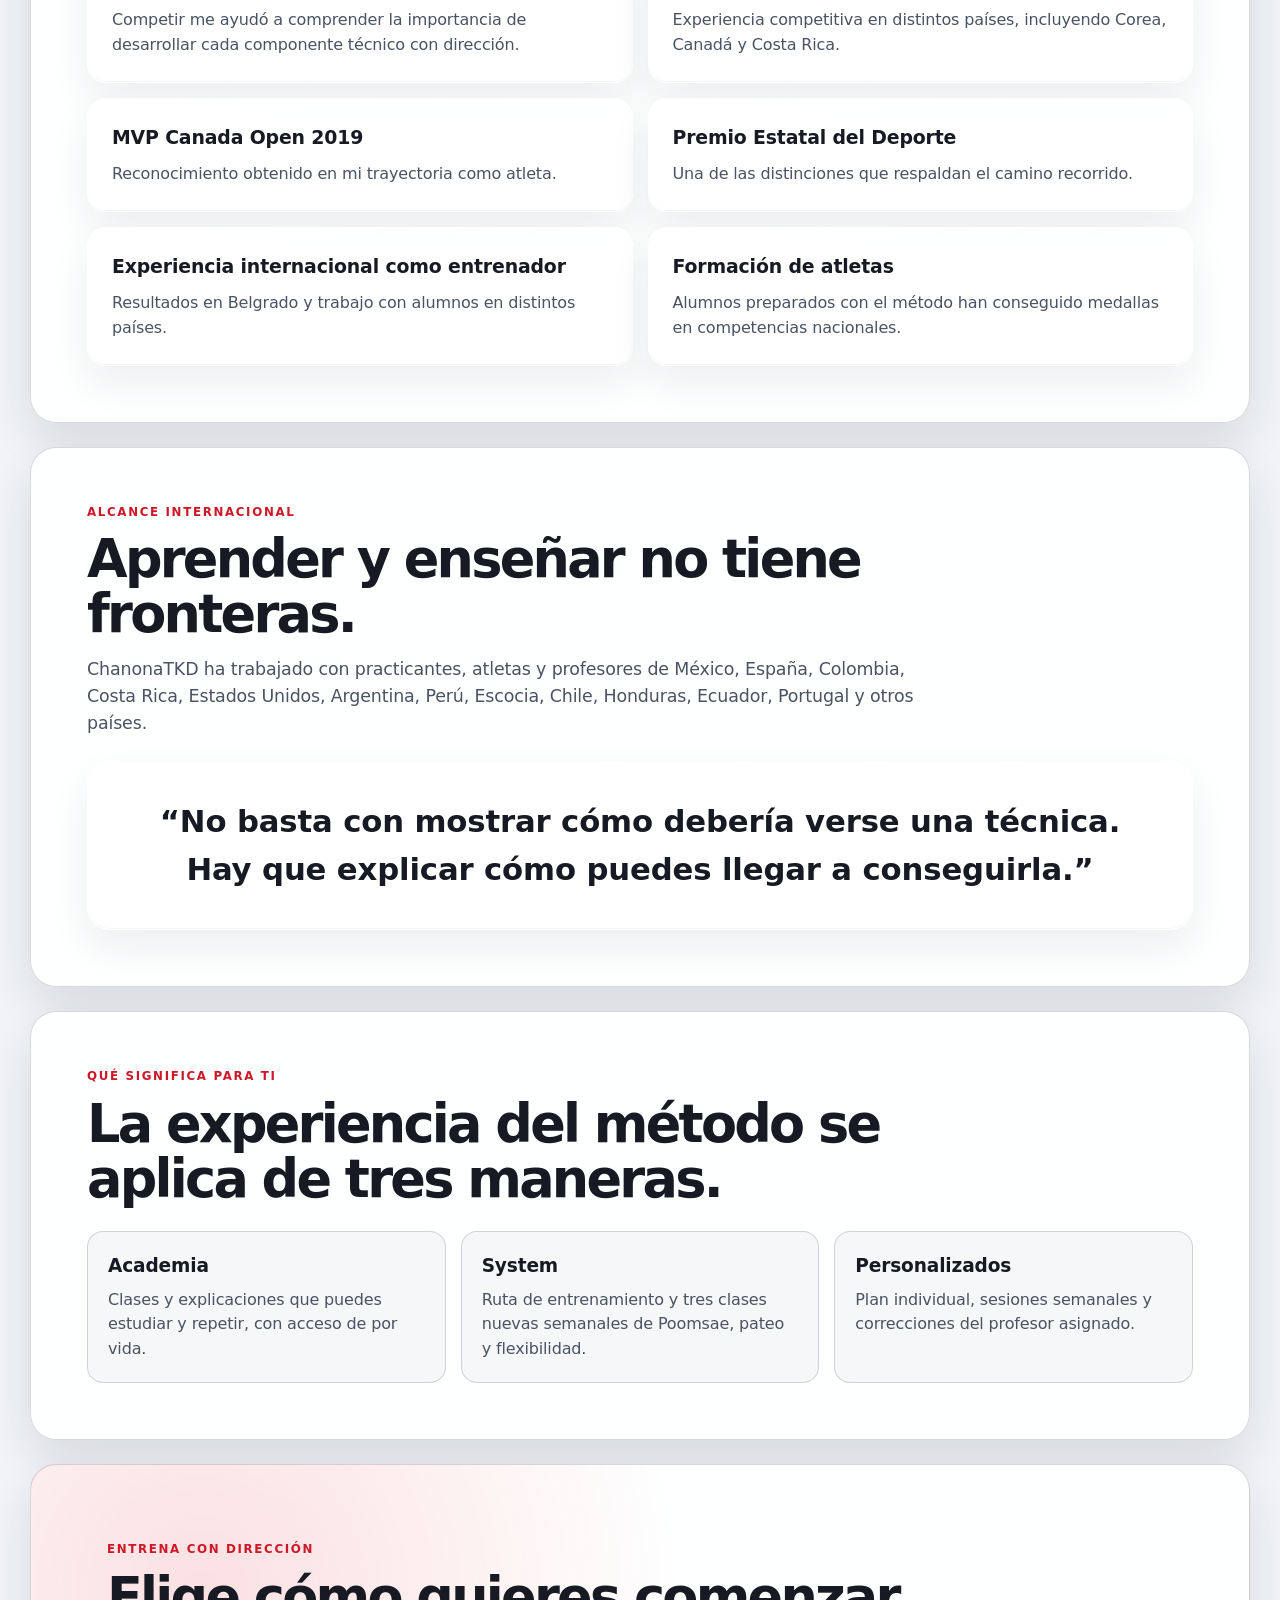
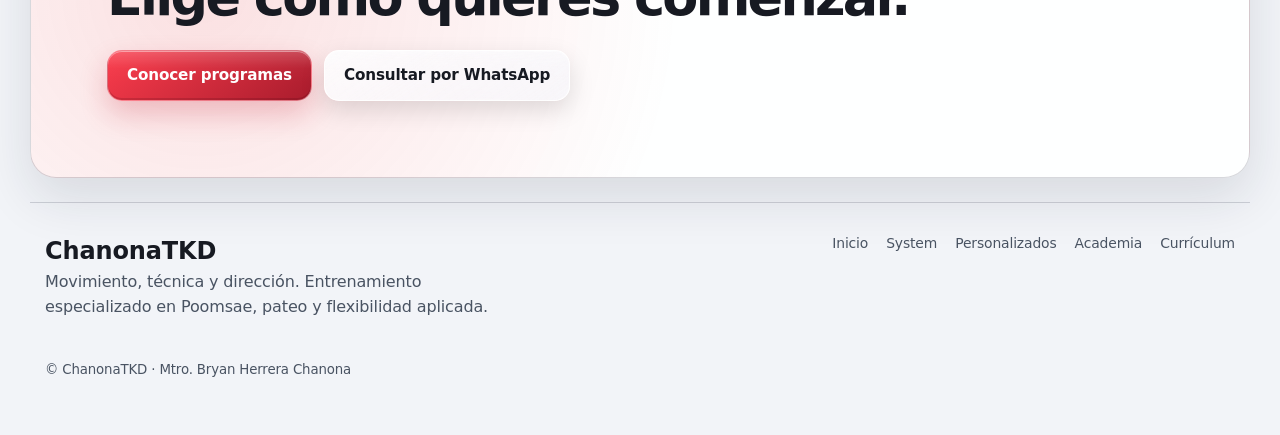
<file: masterclass/curriculum/index.html>
<!doctype html><html lang="es"><head><meta charset="utf-8"><meta name="viewport" content="width=device-width,initial-scale=1,viewport-fit=cover"><meta name="description" content="Trayectoria del creador del Método ChanonaTKD: enseñanza, competición, investigación aplicada al movimiento y trabajo internacional."><title>Mi currículum · Mtro. Bryan Herrera Chanona | ChanonaTKD</title><link rel="stylesheet" href="../assets/site.css"><script>(function(){try{const t=localStorage.getItem('chanonatkd_theme');document.documentElement.dataset.theme=t||((matchMedia('(prefers-color-scheme: light)').matches)?'light':'dark')}catch(e){document.documentElement.dataset.theme='dark'}})();</script></head>
 <body data-page="curriculum" data-base="../"><div class="siteShell"><header class="siteHeader glass" id="inicio">
 <a class="brand" href="../index.html" aria-label="Ir a Inicio ChanonaTKD"><img src="../../assets/logo-chanonatkd.png" alt="" width="50" height="50"><span><b>ChanonaTKD</b><small>Entrena con dirección</small></span></a>
 <button class="menuToggle" type="button" aria-expanded="false" aria-controls="siteNav" aria-label="Abrir menú de navegación">☰ <span>Menú</span></button>
 <nav class="siteNav" id="siteNav" aria-label="Navegación principal">
  <a href="../system/index.html" >ChanonaTKD System</a><a href="../personal/index.html" >Personalizados</a><a href="../academia/index.html" >Academia Digital</a><a href="../curriculum/index.html" aria-current="page">Mi currículum</a>
 </nav>
 <button class="themeToggle" type="button" aria-label="Cambiar modo de color"><span class="themeIcon">◐</span><span class="themeText">Modo</span></button>
</header><main id="mainContent">
<section class="hero section cvHero"><div class="heroText"><span class="eyebrow">FUNDADOR Y CREADOR DEL MÉTODO</span><h1>Mtro. Bryan <em>Herrera Chanona.</em></h1><p class="lead">No fui el atleta al que todo le salía naturalmente. Por eso aprendí a hacer una pregunta que guía ChanonaTKD: <strong>¿cómo construyo la capacidad para ejecutar mejor?</strong></p><div class="actions"><a class="action primary" href="#trayectoria">Conocer la trayectoria</a><a class="action secondary" href="./../index.html#programas">Ver programas</a></div></div><div class="portraitHero glass"><img src="../imagenes/imagenMaestroChanona.png" alt="Retrato del Mtro. Bryan Herrera Chanona"></div></section>
<section class="section" id="trayectoria"><div class="sectionHeading"><span class="eyebrow">EXPERIENCIA APLICADA</span><h2>De buscar explicaciones a construir un método.</h2><p>En mi formación muchas veces escuché lo que estaba mal, pero no encontraba una ruta completa para desarrollar la fuerza, flexibilidad o control que necesitaba para corregirlo. Investigar, experimentar y conectar disciplinas aplicables al movimiento se convirtió en una parte fundamental de mi trabajo.</p></div><div class="cvStats"><div class="glass"><strong>17 años</strong><span>Practicando Taekwondo</span></div><div class="glass"><strong>10 años</strong><span>Enseñando</span></div><div class="glass"><strong>6 años</strong><span>Enseñanza online</span></div><div class="glass"><strong>3er Dan</strong><span>Cinta Negra · 2º Dan Kukkiwon</span></div></div></section>
<section class="section"><div class="sectionHeading"><span class="eyebrow">TRAYECTORIA COMPETITIVA</span><h2>Experiencia para explicar, planificar y observar mejor.</h2></div><div class="featureGrid"><article class="glass feature"><b>4 veces Campeón Nacional</b><p>Competir me ayudó a comprender la importancia de desarrollar cada componente técnico con dirección.</p></article><article class="glass feature"><b>Medallista internacional</b><p>Experiencia competitiva en distintos países, incluyendo Corea, Canadá y Costa Rica.</p></article><article class="glass feature"><b>MVP Canada Open 2019</b><p>Reconocimiento obtenido en mi trayectoria como atleta.</p></article><article class="glass feature"><b>Premio Estatal del Deporte</b><p>Una de las distinciones que respaldan el camino recorrido.</p></article><article class="glass feature"><b>Experiencia internacional como entrenador</b><p>Resultados en Belgrado y trabajo con alumnos en distintos países.</p></article><article class="glass feature"><b>Formación de atletas</b><p>Alumnos preparados con el método han conseguido medallas en competencias nacionales.</p></article></div></section>
<section class="section"><div class="sectionHeading"><span class="eyebrow">ALCANCE INTERNACIONAL</span><h2>Aprender y enseñar no tiene fronteras.</h2><p>ChanonaTKD ha trabajado con practicantes, atletas y profesores de México, España, Colombia, Costa Rica, Estados Unidos, Argentina, Perú, Escocia, Chile, Honduras, Ecuador, Portugal y otros países.</p></div><div class="quoteGlass glass"><p>“No basta con mostrar cómo debería verse una técnica. Hay que explicar cómo puedes llegar a conseguirla.”</p></div></section>
<section class="section"><div class="sectionHeading"><span class="eyebrow">QUÉ SIGNIFICA PARA TI</span><h2>La experiencia del método se aplica de tres maneras.</h2></div><div class="comparisonGrid"><div><b>Academia</b><span>Clases y explicaciones que puedes estudiar y repetir, con acceso de por vida.</span></div><div><b>System</b><span>Ruta de entrenamiento y tres clases nuevas semanales de Poomsae, pateo y flexibilidad.</span></div><div><b>Personalizados</b><span>Plan individual, sesiones semanales y correcciones del profesor asignado.</span></div></div></section>
<section class="section finalSection"><span class="eyebrow">ENTRENA CON DIRECCIÓN</span><h2>Elige cómo quieres comenzar.</h2><div class="actions"><a class="action primary" href="../index.html#programas">Conocer programas</a><a class="action secondary" data-wa="Hola%2C%20quiero%20conocer%20qu%C3%A9%20programa%20ChanonaTKD%20corresponde%20mejor%20a%20mis%20objetivos.%20Mi%20pa%C3%ADs%20es%3A%20" href="https://wa.me/529987406579?text=Hola%2C%20quiero%20conocer%20qu%C3%A9%20programa%20ChanonaTKD%20corresponde%20mejor%20a%20mis%20objetivos.%20Mi%20pa%C3%ADs%20es%3A%20" target="_blank" rel="noopener noreferrer">Consultar por WhatsApp</a></div></section></main><footer class="footer">
 <div><strong>ChanonaTKD</strong><p>Movimiento, técnica y dirección. Entrenamiento especializado en Poomsae, pateo y flexibilidad aplicada.</p></div>
 <div><a href="../index.html">Inicio</a><a href="../system/index.html">System</a><a href="../personal/index.html">Personalizados</a><a href="../academia/index.html">Academia</a><a href="../curriculum/index.html">Currículum</a></div>
 <small>© ChanonaTKD · Mtro. Bryan Herrera Chanona</small>
</footer></div><script src="../assets/content.js" defer></script><script src="../assets/site.js" defer></script></body></html>
</file>
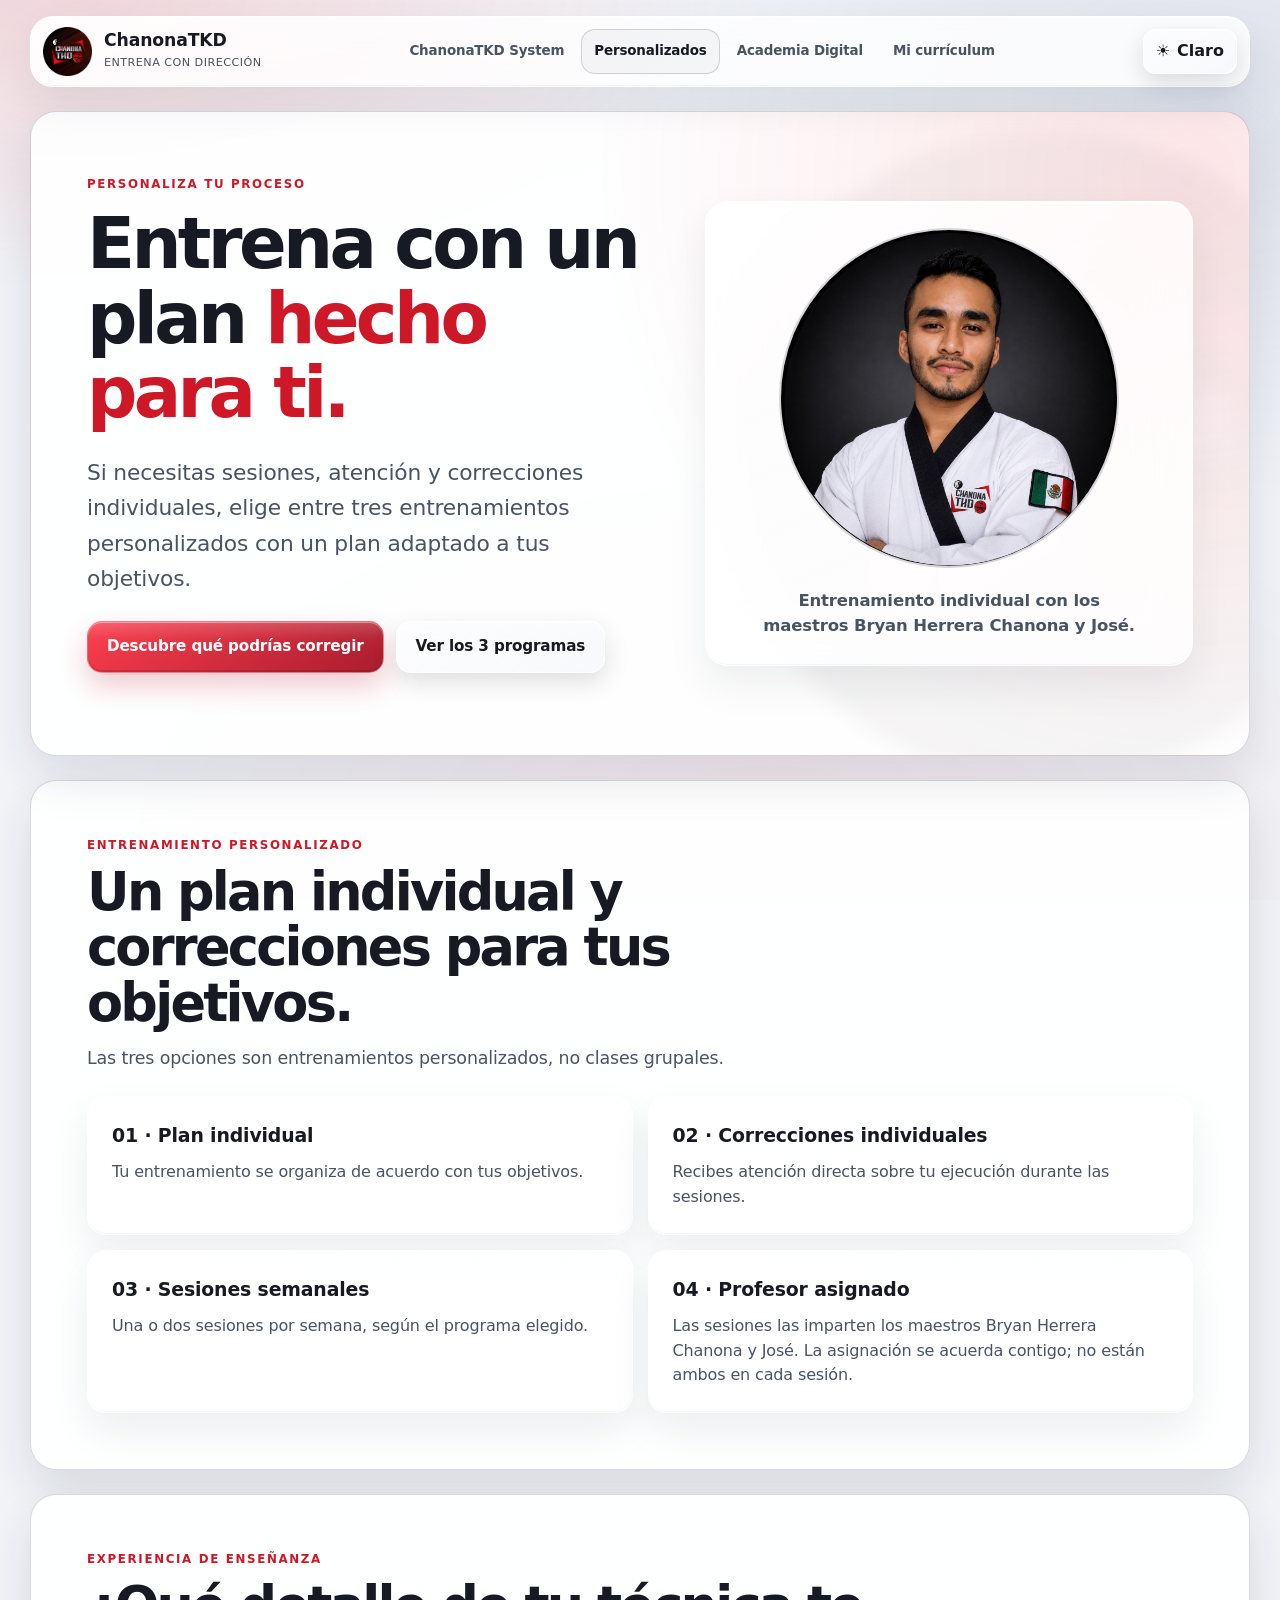
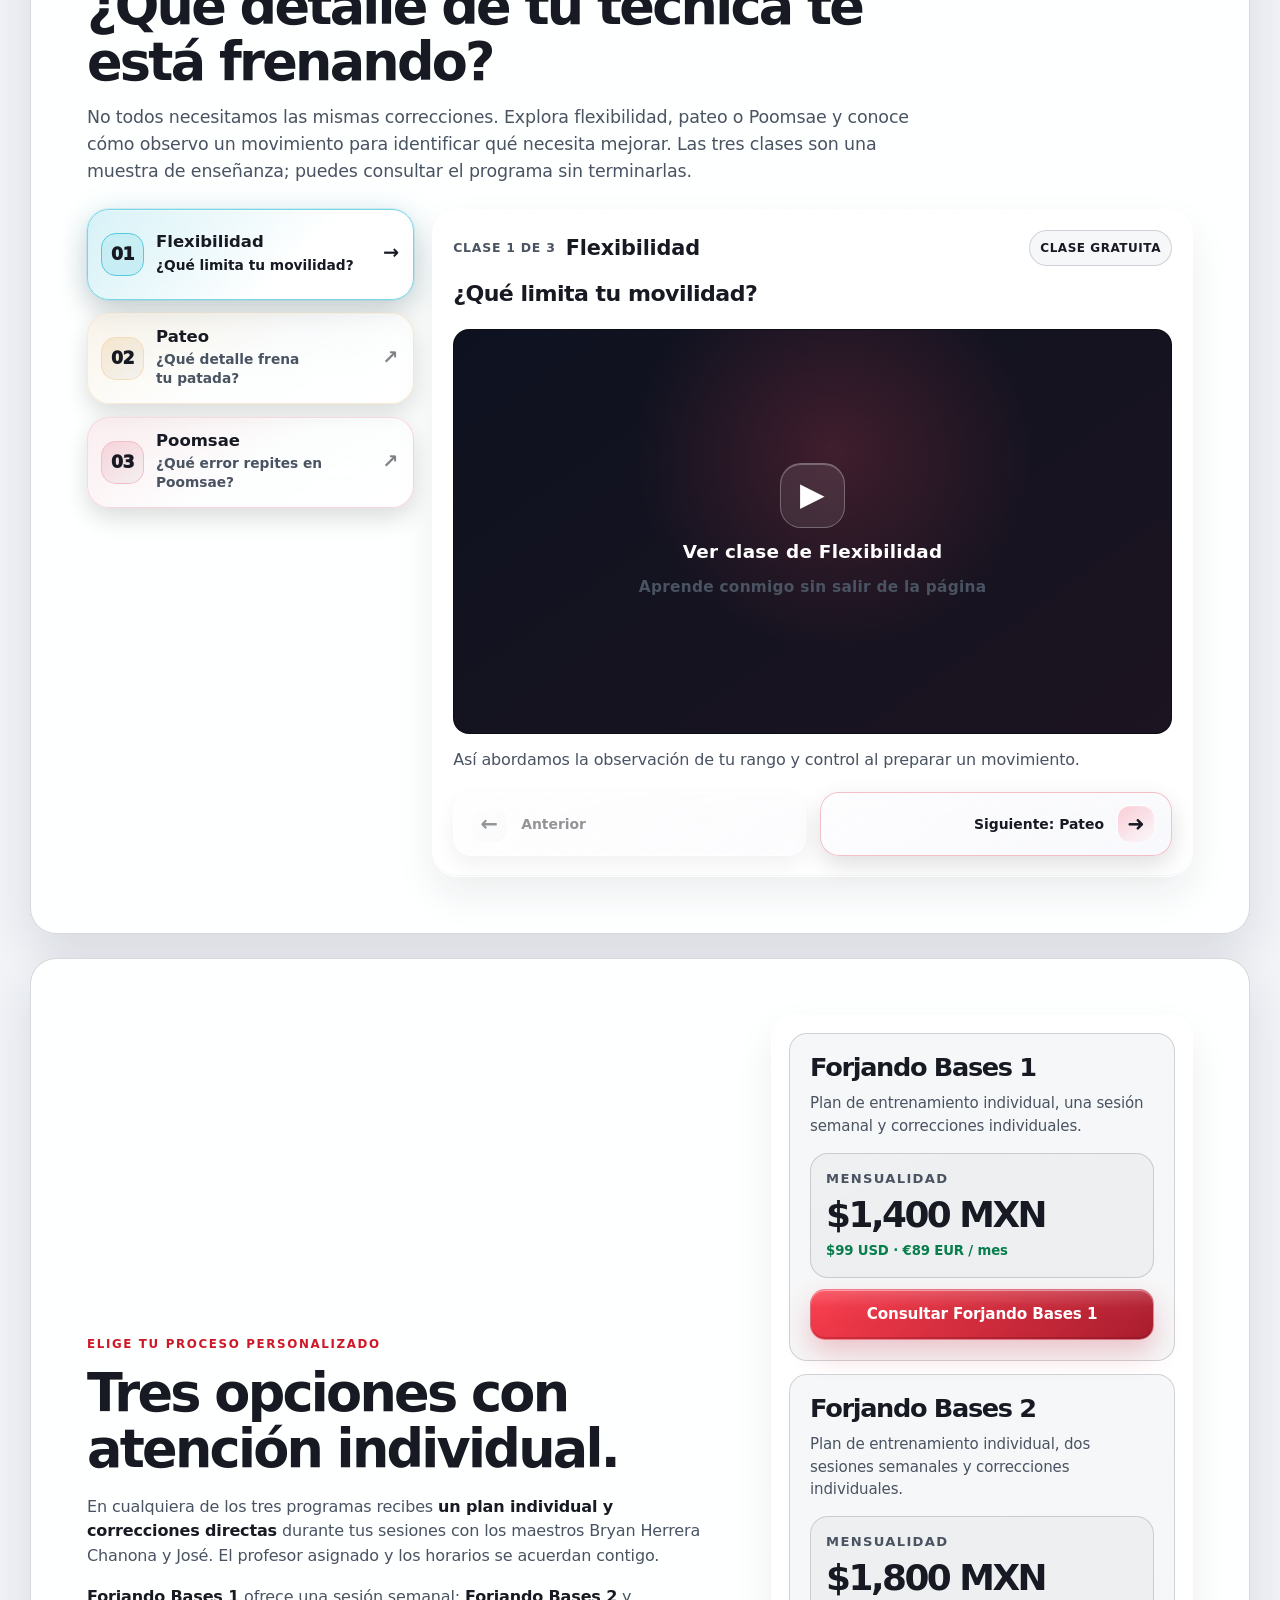
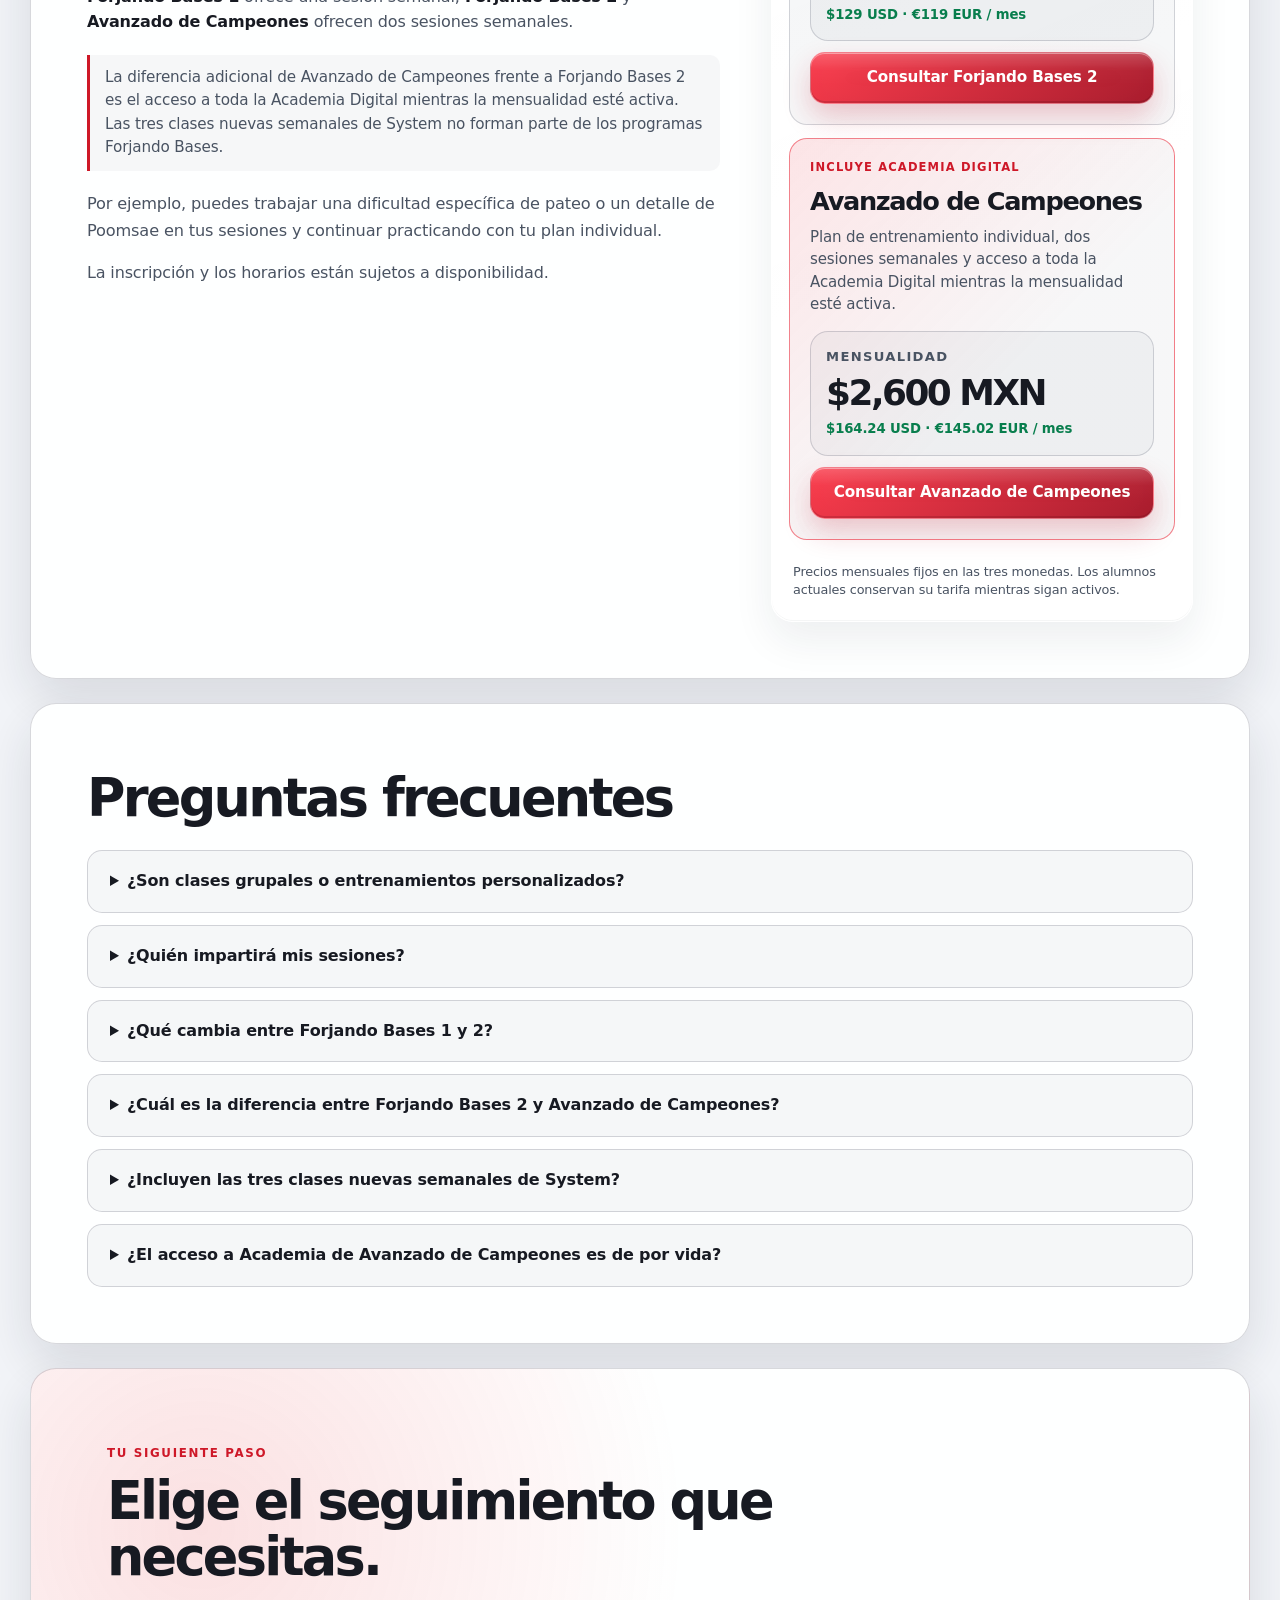
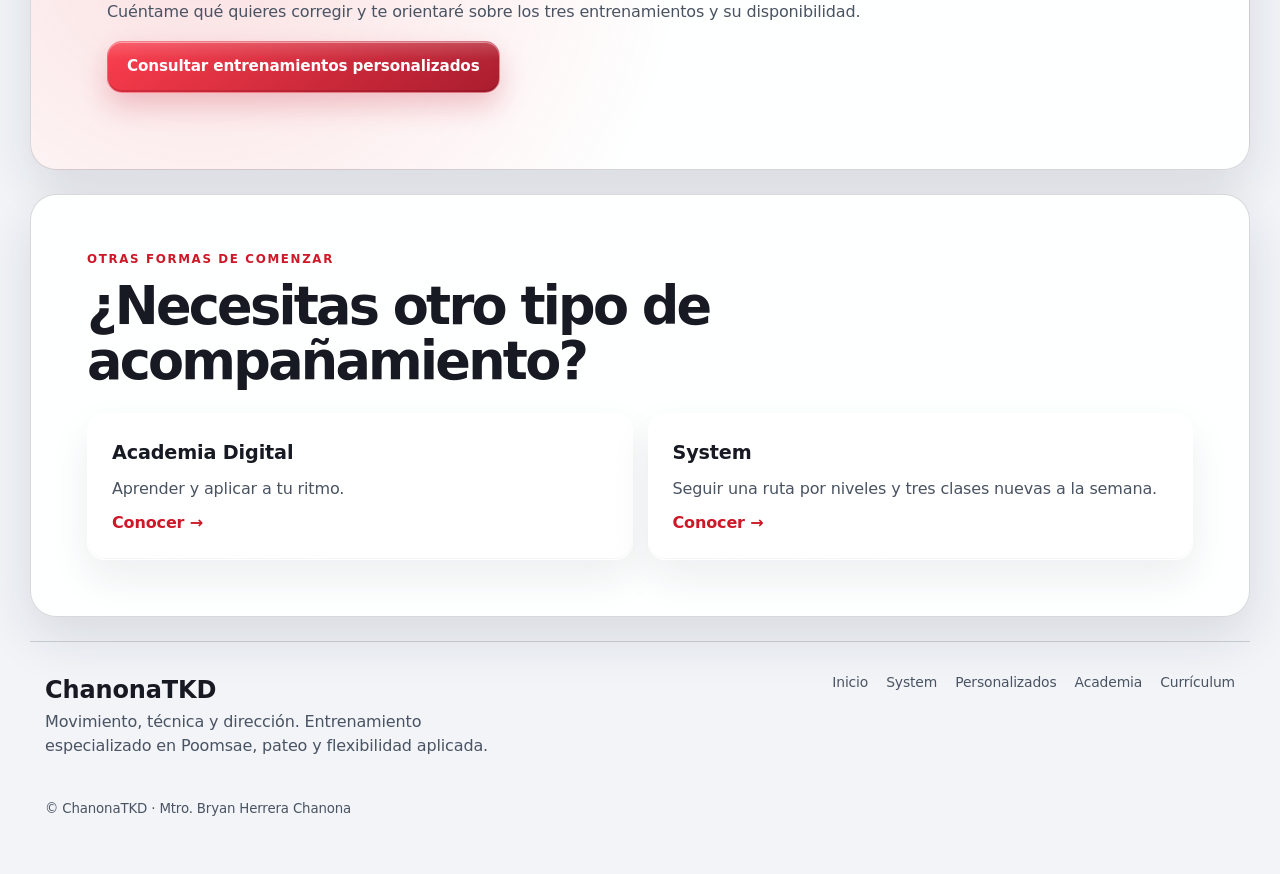
<file: masterclass/personal/index.html>
<!doctype html><html lang="es"><head><meta charset="utf-8"><meta name="viewport" content="width=device-width,initial-scale=1,viewport-fit=cover"><meta name="description" content="Entrenamientos personalizados ChanonaTKD: Forjando Bases 1 y 2, y Avanzado de Campeones. Plan individual, sesiones semanales y correcciones directas."><title>Entrenamientos personalizados | ChanonaTKD</title><link rel="stylesheet" href="../assets/site.css"><script>(function(){try{const t=localStorage.getItem('chanonatkd_theme');document.documentElement.dataset.theme=t||((matchMedia('(prefers-color-scheme: light)').matches)?'light':'dark')}catch(e){document.documentElement.dataset.theme='dark'}})();</script></head>
 <body data-page="personal" data-base="../"><div class="siteShell"><header class="siteHeader glass" id="inicio">
 <a class="brand" href="../index.html" aria-label="Ir a Inicio ChanonaTKD"><img src="../../assets/logo-chanonatkd.png" alt="" width="50" height="50"><span><b>ChanonaTKD</b><small>Entrena con dirección</small></span></a>
 <button class="menuToggle" type="button" aria-expanded="false" aria-controls="siteNav" aria-label="Abrir menú de navegación">☰ <span>Menú</span></button>
 <nav class="siteNav" id="siteNav" aria-label="Navegación principal">
  <a href="../system/index.html" >ChanonaTKD System</a><a href="../personal/index.html" aria-current="page">Personalizados</a><a href="../academia/index.html" >Academia Digital</a><a href="../curriculum/index.html" >Mi currículum</a>
 </nav>
 <button class="themeToggle" type="button" aria-label="Cambiar modo de color"><span class="themeIcon">◐</span><span class="themeText">Modo</span></button>
</header><main id="mainContent">
<section class="hero section productHero"><div class="heroText"><span class="eyebrow">PERSONALIZA TU PROCESO</span><h1>Entrena con un plan <em>hecho para ti.</em></h1><p class="lead">Si necesitas sesiones, atención y correcciones individuales, elige entre tres entrenamientos personalizados con un plan adaptado a tus objetivos.</p><div class="actions"><a href="#miniclases" class="action primary">Descubre qué podrías corregir</a><a href="#inversion" class="action secondary">Ver los 3 programas</a></div></div><div class="portraitHero glass"><img src="../imagenes/imagenMaestroChanona.png" alt="Mtro. Bryan Herrera Chanona"><p>Entrenamiento individual con los maestros Bryan Herrera Chanona y José.</p><div class="teacherPending" data-teacher="jose" hidden aria-hidden="true" data-photo-pendiente="true" data-biografia-pendiente="true"></div></div></section>
<section class="section" id="funciona"><div class="sectionHeading"><span class="eyebrow">ENTRENAMIENTO PERSONALIZADO</span><h2>Un plan individual y correcciones para tus objetivos.</h2><p>Las tres opciones son entrenamientos personalizados, no clases grupales.</p></div><div class="featureGrid">
<article class="glass feature"><b>01 · Plan individual</b><p>Tu entrenamiento se organiza de acuerdo con tus objetivos.</p></article>
<article class="glass feature"><b>02 · Correcciones individuales</b><p>Recibes atención directa sobre tu ejecución durante las sesiones.</p></article>
<article class="glass feature"><b>03 · Sesiones semanales</b><p>Una o dos sesiones por semana, según el programa elegido.</p></article>
<article class="glass feature"><b>04 · Profesor asignado</b><p>Las sesiones las imparten los maestros Bryan Herrera Chanona y José. La asignación se acuerda contigo; no están ambos en cada sesión.</p></article></div></section>
<section class="section demoLessons" id="miniclases"><div class="sectionHeading"><span class="eyebrow">EXPERIENCIA DE ENSEÑANZA</span><h2>¿Qué detalle de tu técnica te está frenando?</h2><p>No todos necesitamos las mismas correcciones. Explora flexibilidad, pateo o Poomsae y conoce cómo observo un movimiento para identificar qué necesita mejorar. Las tres clases son una muestra de enseñanza; puedes consultar el programa sin terminarlas.</p></div><div class="lessons" data-lessons="personal"><div class="lessonsNav" role="group" aria-label="Elegir miniclase"></div><div class="lessonsStage glass"><div class="lessonTop"><span class="lessonCounter" aria-live="polite">Clase 1 de 3</span><strong class="lessonCurrent">Flexibilidad</strong><span class="pill">CLASE GRATUITA</span></div><p class="lessonQuestion" aria-live="polite"></p><div class="playerHolder"></div><p class="lessonSummary"></p><div class="lessonControls"><button class="action secondary lessonPrev" type="button">← Anterior</button><button class="action secondary lessonNext" type="button">Siguiente →</button></div></div></div></section>
<section class="section" id="inversion"><div class="split"><div><span class="eyebrow">ELIGE TU PROCESO PERSONALIZADO</span><h2>Tres opciones con atención individual.</h2><p>En cualquiera de los tres programas recibes <strong>un plan individual y correcciones directas</strong> durante tus sesiones con los maestros Bryan Herrera Chanona y José. El profesor asignado y los horarios se acuerdan contigo.</p><p><strong>Forjando Bases 1</strong> ofrece una sesión semanal; <strong>Forjando Bases 2</strong> y <strong>Avanzado de Campeones</strong> ofrecen dos sesiones semanales.</p><p class="notice">La diferencia adicional de Avanzado de Campeones frente a Forjando Bases 2 es el acceso a toda la Academia Digital mientras la mensualidad esté activa. Las tres clases nuevas semanales de System no forman parte de los programas Forjando Bases.</p><p class="founderAside">Por ejemplo, puedes trabajar una dificultad específica de pateo o un detalle de Poomsae en tus sesiones y continuar practicando con tu plan individual.</p><p>La inscripción y los horarios están sujetos a disponibilidad.</p></div><div class="glass purchase offerStack" aria-label="Opciones de entrenamiento personalizado">
<article class="offerOption"><h3>Forjando Bases 1</h3><p>Plan de entrenamiento individual, una sesión semanal y correcciones individuales.</p><div class="priceGlass"><span>Mensualidad</span><strong>$1,400 MXN</strong><small>$99 USD · €89 EUR / mes</small></div><a class="action primary" data-wa="Hola%2C%20me%20interesa%20el%20entrenamiento%20personalizado%20Forjando%20Bases%201.%20Quiero%20consultar%20disponibilidad.%20Mi%20pa%C3%ADs%20es%3A%20" href="https://wa.me/529987406579?text=Hola%2C%20me%20interesa%20el%20entrenamiento%20personalizado%20Forjando%20Bases%201.%20Quiero%20consultar%20disponibilidad.%20Mi%20pa%C3%ADs%20es%3A%20" target="_blank" rel="noopener noreferrer">Consultar Forjando Bases 1</a></article>
<article class="offerOption"><h3>Forjando Bases 2</h3><p>Plan de entrenamiento individual, dos sesiones semanales y correcciones individuales.</p><div class="priceGlass"><span>Mensualidad</span><strong>$1,800 MXN</strong><small>$129 USD · €119 EUR / mes</small></div><a class="action primary" data-wa="Hola%2C%20me%20interesa%20el%20entrenamiento%20personalizado%20Forjando%20Bases%202.%20Quiero%20consultar%20disponibilidad.%20Mi%20pa%C3%ADs%20es%3A%20" href="https://wa.me/529987406579?text=Hola%2C%20me%20interesa%20el%20entrenamiento%20personalizado%20Forjando%20Bases%202.%20Quiero%20consultar%20disponibilidad.%20Mi%20pa%C3%ADs%20es%3A%20" target="_blank" rel="noopener noreferrer">Consultar Forjando Bases 2</a></article>
<article class="offerOption featured"><span class="stepLabel">INCLUYE ACADEMIA DIGITAL</span><h3>Avanzado de Campeones</h3><p>Plan de entrenamiento individual, dos sesiones semanales y acceso a toda la Academia Digital mientras la mensualidad esté activa.</p><div class="priceGlass"><span>Mensualidad</span><strong>$2,600 MXN</strong><small>$164.24 USD · €145.02 EUR / mes</small></div><a class="action primary" data-wa="Hola%2C%20me%20interesa%20el%20entrenamiento%20personalizado%20Avanzado%20de%20Campeones.%20Quiero%20consultar%20disponibilidad.%20Mi%20pa%C3%ADs%20es%3A%20" href="https://wa.me/529987406579?text=Hola%2C%20me%20interesa%20el%20entrenamiento%20personalizado%20Avanzado%20de%20Campeones.%20Quiero%20consultar%20disponibilidad.%20Mi%20pa%C3%ADs%20es%3A%20" target="_blank" rel="noopener noreferrer">Consultar Avanzado de Campeones</a></article>
<small class="offerFootnote">Precios mensuales fijos en las tres monedas. Los alumnos actuales conservan su tarifa mientras sigan activos.</small></div></div></section>
<section class="section faq"><div class="sectionHeading"><h2>Preguntas frecuentes</h2></div>
<details><summary>¿Son clases grupales o entrenamientos personalizados?</summary><p>Son entrenamientos personalizados. Los tres incluyen un plan individual, sesiones semanales y correcciones directas.</p></details>
<details><summary>¿Quién impartirá mis sesiones?</summary><p>Los maestros Bryan Herrera Chanona y José participan en la enseñanza en línea. La asignación se acuerda con cada alumno, por lo que no significa que ambos estén presentes en cada sesión.</p></details>
<details><summary>¿Qué cambia entre Forjando Bases 1 y 2?</summary><p>Forjando Bases 1 incluye una sesión semanal; Forjando Bases 2 incluye dos. Ambos tienen plan individual y atención personalizada.</p></details>
<details><summary>¿Cuál es la diferencia entre Forjando Bases 2 y Avanzado de Campeones?</summary><p>Ambos incluyen plan individual y dos sesiones semanales. Avanzado de Campeones añade acceso a toda la Academia Digital mientras la mensualidad permanezca activa.</p></details>
<details><summary>¿Incluyen las tres clases nuevas semanales de System?</summary><p>No. Los entrenamientos personalizados son una oferta distinta de la membresía System. Forjando Bases 1 y 2 incluyen un plan individual y sus sesiones, no las tres clases semanales de System.</p></details>
<details><summary>¿El acceso a Academia de Avanzado de Campeones es de por vida?</summary><p>No, dentro de este programa dura mientras esté activa la mensualidad. La compra independiente de Academia Digital sí ofrece acceso de por vida.</p></details></section>
<section class="section finalSection"><span class="eyebrow">TU SIGUIENTE PASO</span><h2>Elige el seguimiento que necesitas.</h2><p>Cuéntame qué quieres corregir y te orientaré sobre los tres entrenamientos y su disponibilidad.</p><a class="action primary" data-wa="Hola%2C%20quiero%20informaci%C3%B3n%20sobre%20los%20entrenamientos%20personalizados%20Forjando%20Bases%201%2C%20Forjando%20Bases%202%20y%20Avanzado%20de%20Campeones.%20Mi%20pa%C3%ADs%20es%3A%20" href="https://wa.me/529987406579?text=Hola%2C%20quiero%20informaci%C3%B3n%20sobre%20los%20entrenamientos%20personalizados%20Forjando%20Bases%201%2C%20Forjando%20Bases%202%20y%20Avanzado%20de%20Campeones.%20Mi%20pa%C3%ADs%20es%3A%20" target="_blank" rel="noopener noreferrer">Consultar entrenamientos personalizados</a></section><section class="section alternatives"><div class="sectionHeading"><span class="eyebrow">OTRAS FORMAS DE COMENZAR</span><h2>¿Necesitas otro tipo de acompañamiento?</h2></div><div class="miniChoices">
 <a class="miniChoice glass" href="../academia/index.html"><strong>Academia Digital</strong><span>Aprender y aplicar a tu ritmo.</span><em>Conocer →</em></a><a class="miniChoice glass" href="../system/index.html"><strong>System</strong><span>Seguir una ruta por niveles y tres clases nuevas a la semana.</span><em>Conocer →</em></a></div></section></main><footer class="footer">
 <div><strong>ChanonaTKD</strong><p>Movimiento, técnica y dirección. Entrenamiento especializado en Poomsae, pateo y flexibilidad aplicada.</p></div>
 <div><a href="../index.html">Inicio</a><a href="../system/index.html">System</a><a href="../personal/index.html">Personalizados</a><a href="../academia/index.html">Academia</a><a href="../curriculum/index.html">Currículum</a></div>
 <small>© ChanonaTKD · Mtro. Bryan Herrera Chanona</small>
</footer></div><script src="../assets/content.js" defer></script><script src="../assets/site.js" defer></script></body></html>
</file>
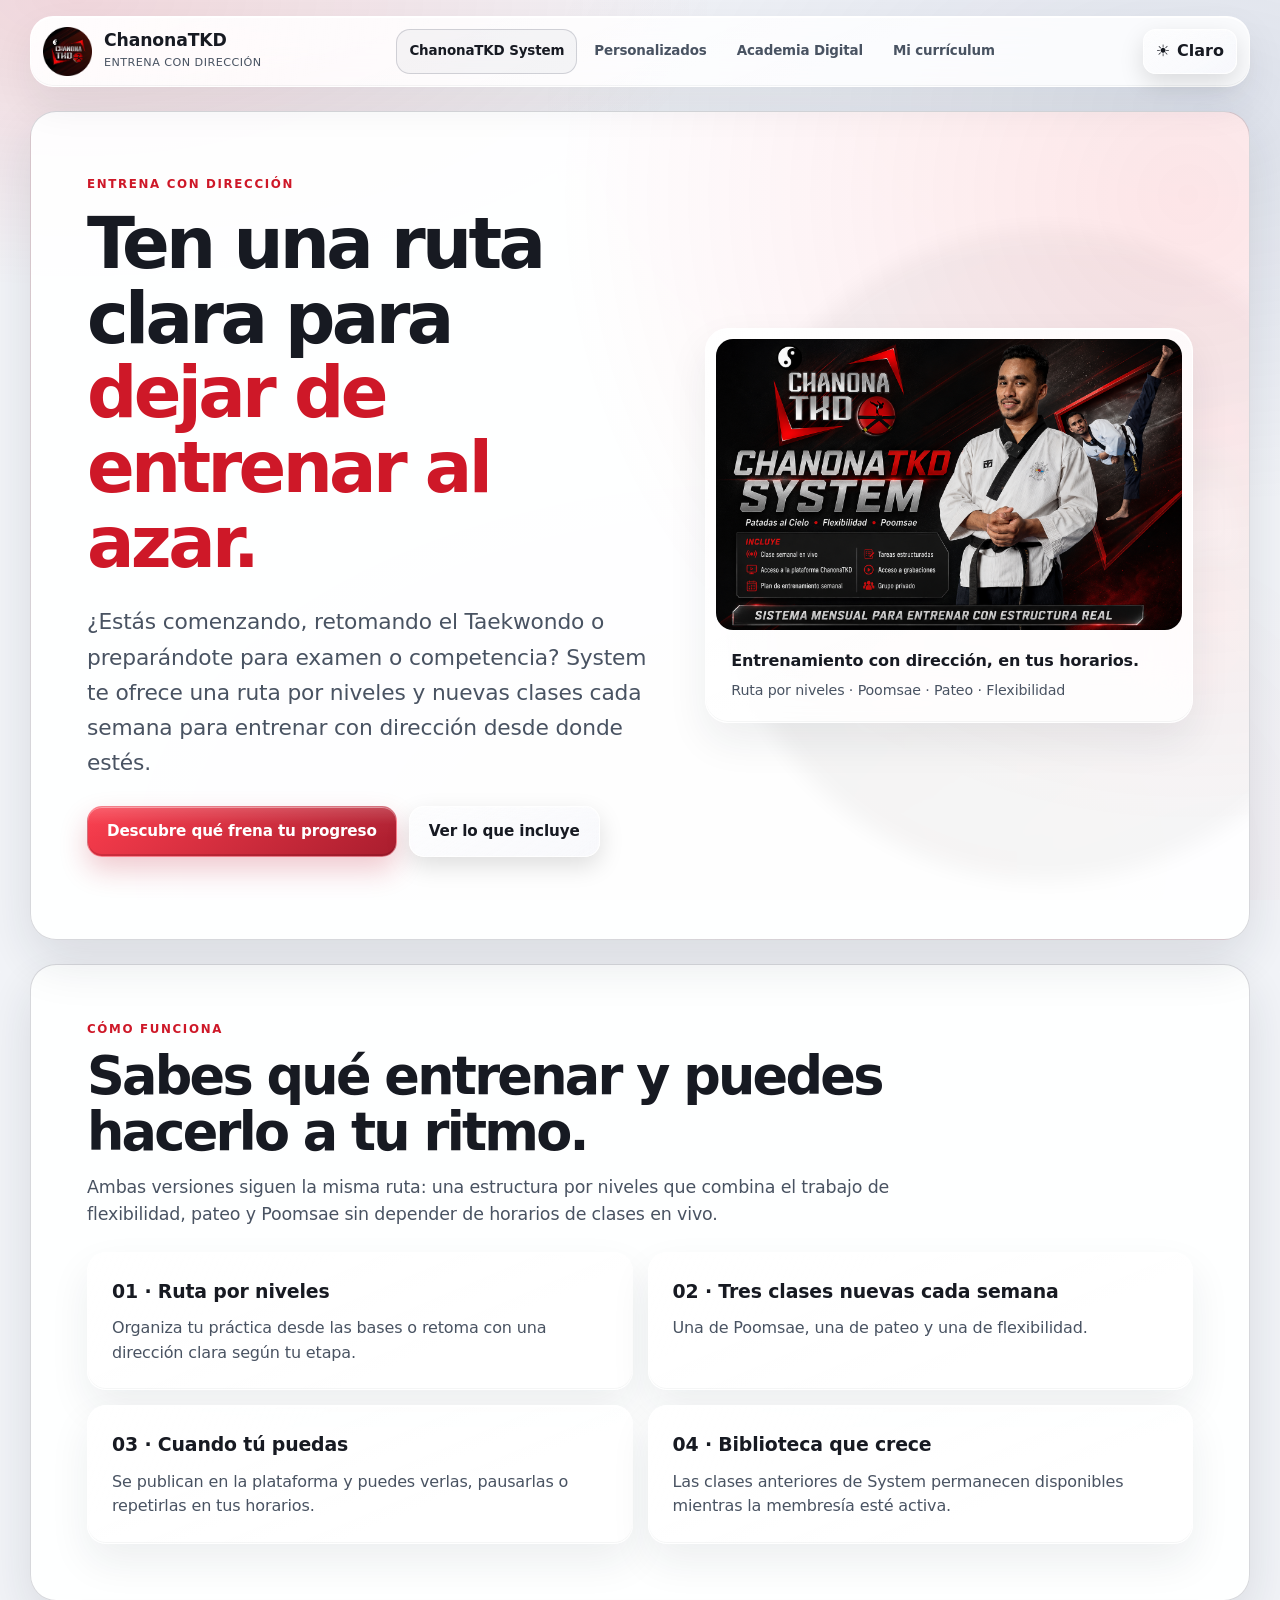
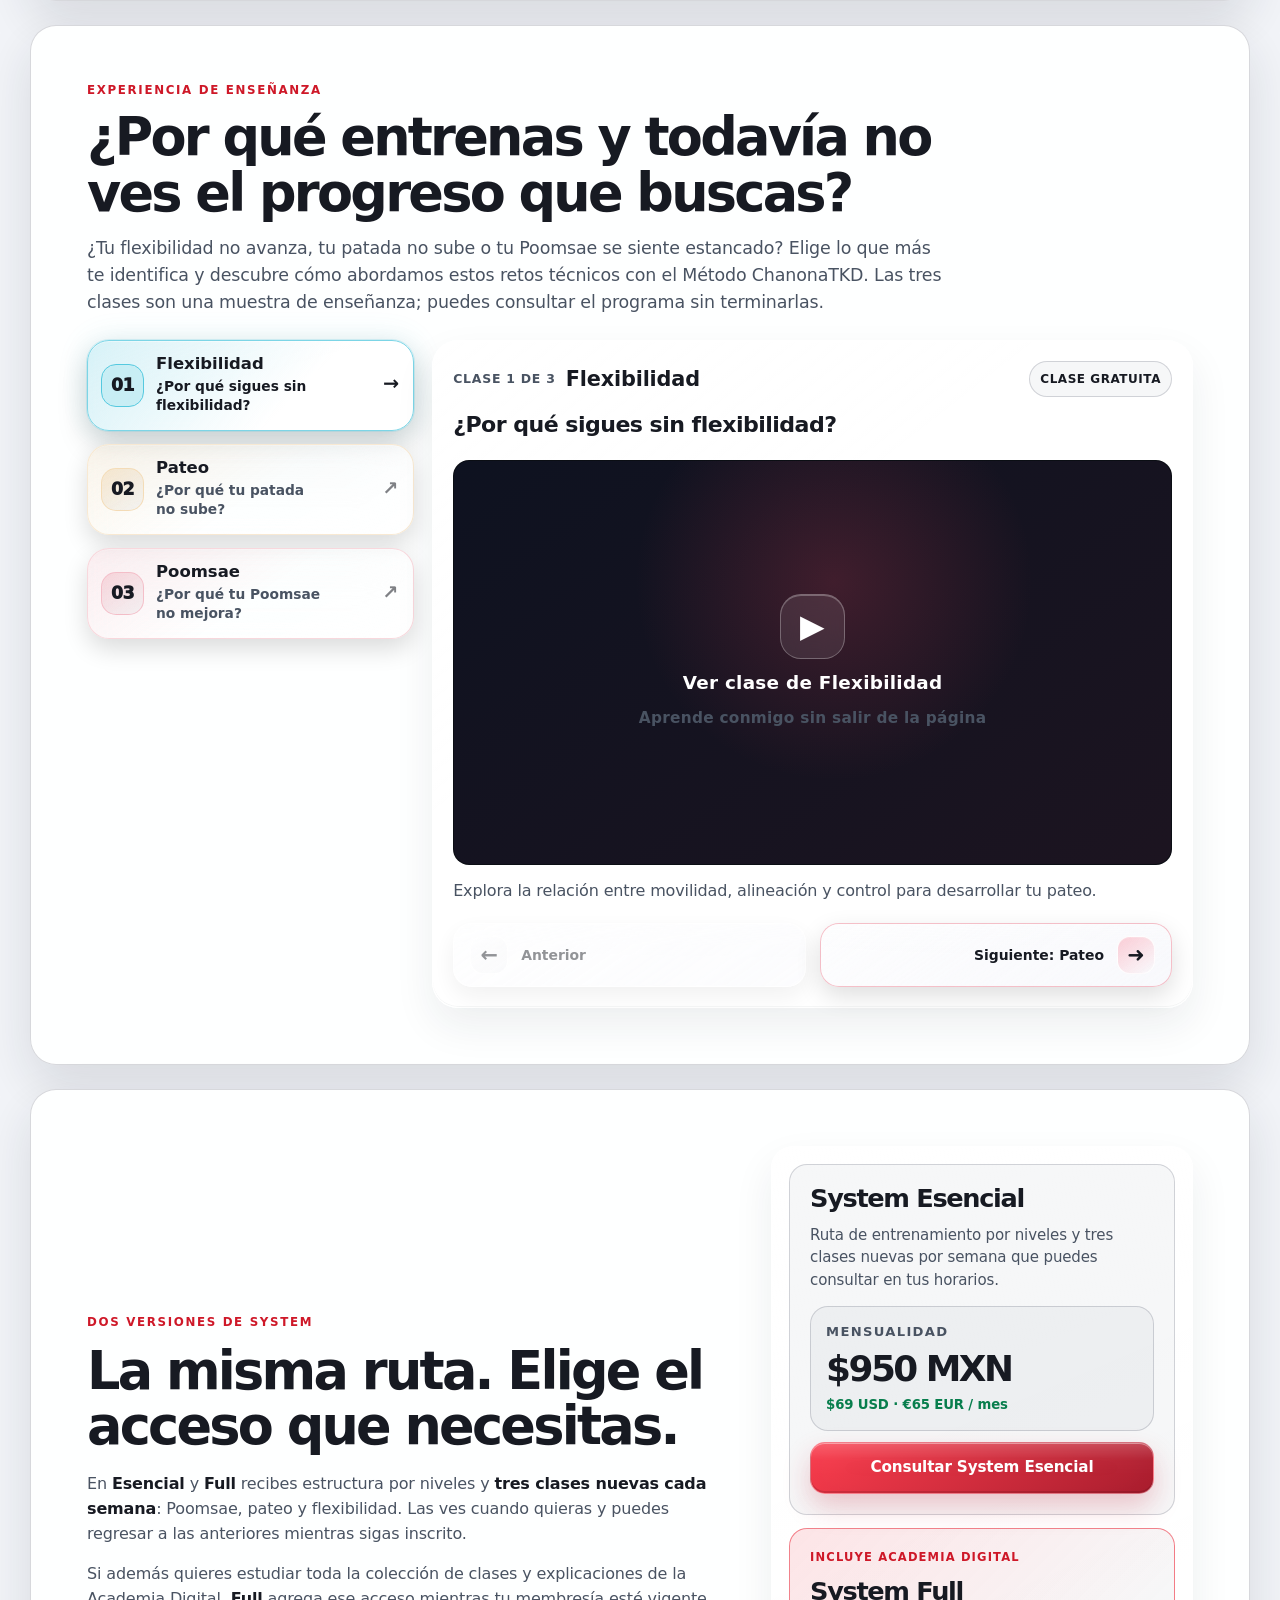
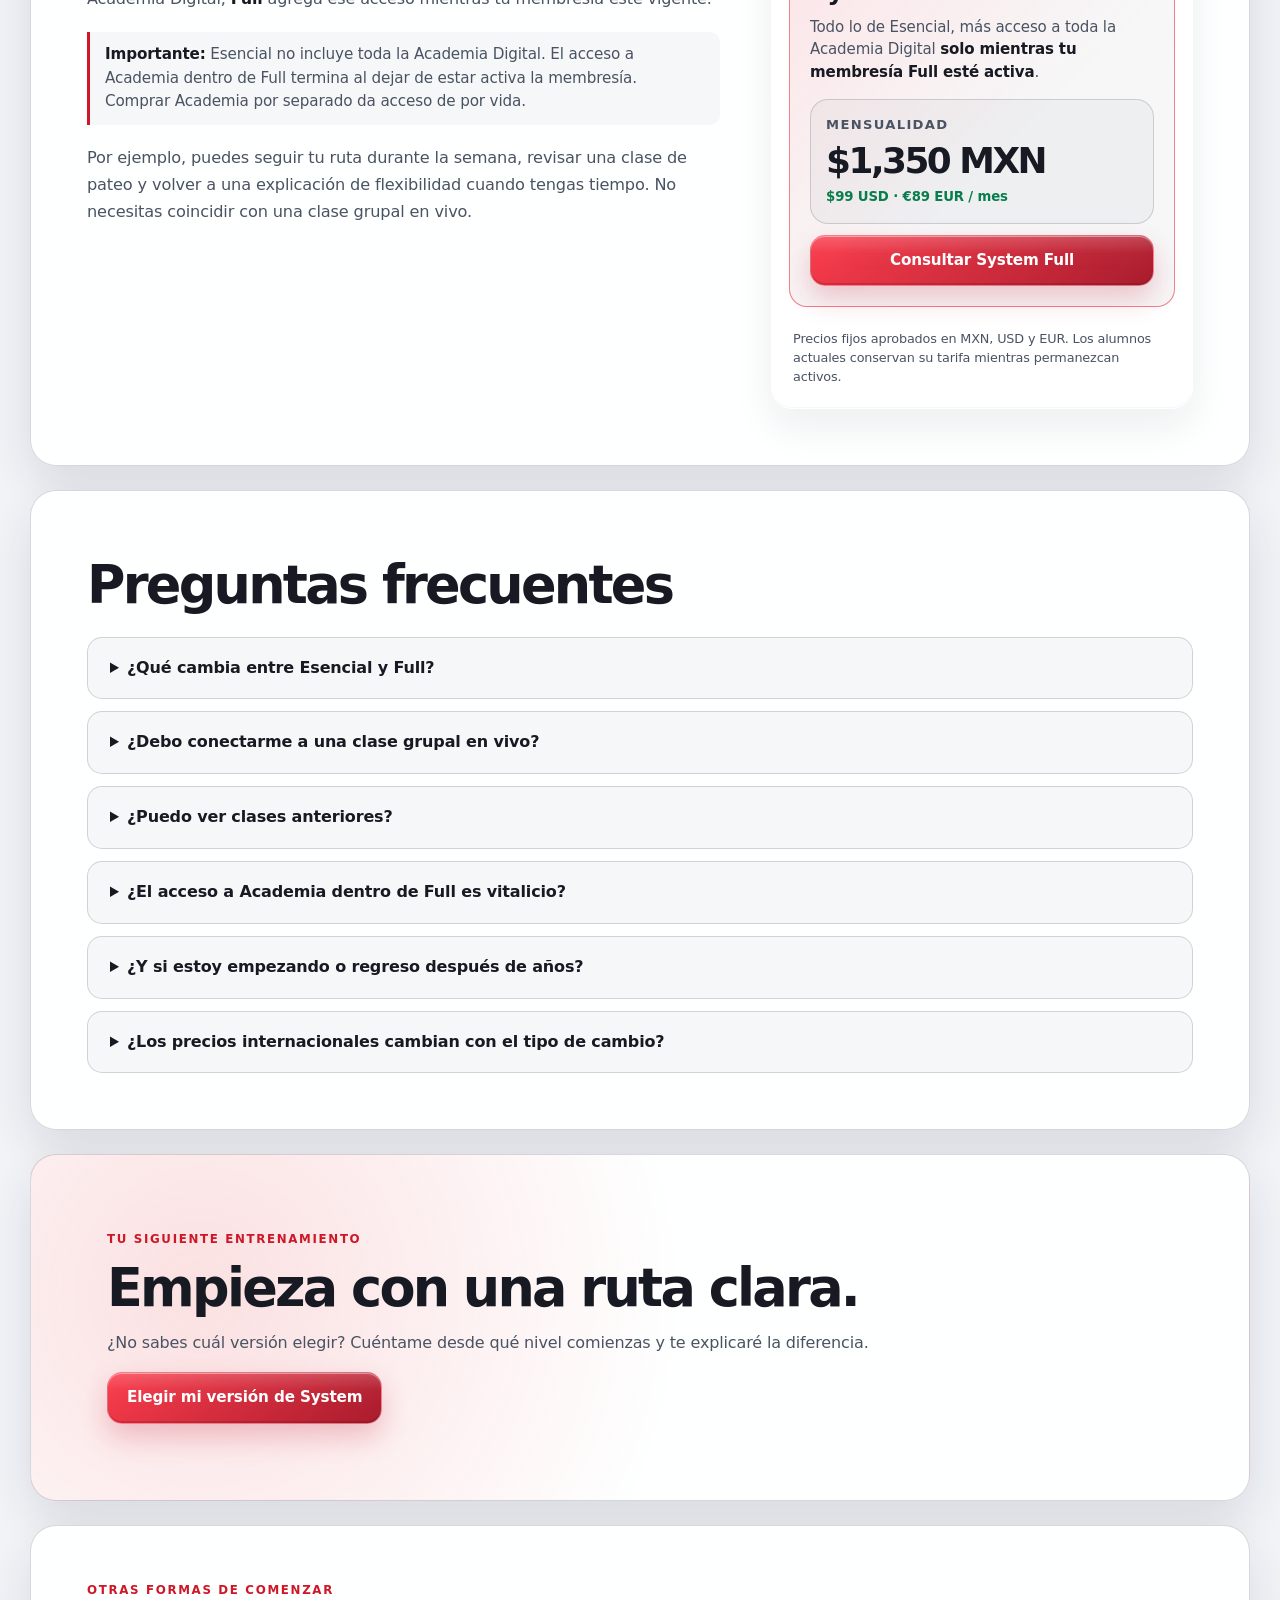
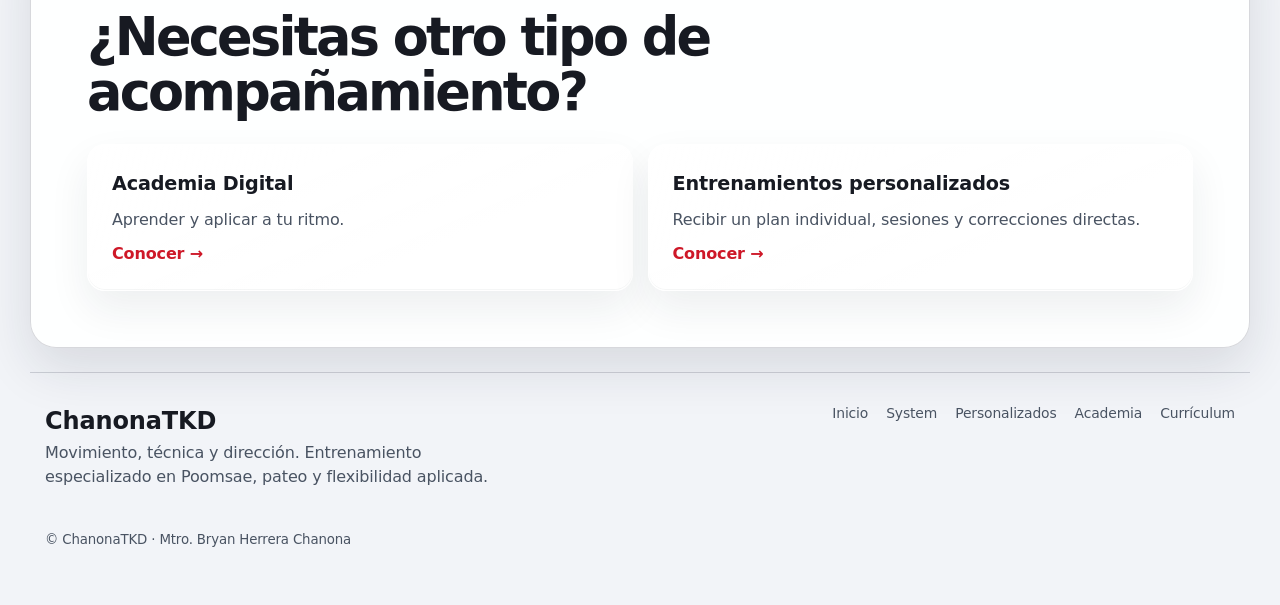
<file: masterclass/system/index.html>
<!doctype html><html lang="es"><head><meta charset="utf-8"><meta name="viewport" content="width=device-width,initial-scale=1,viewport-fit=cover"><meta name="description" content="ChanonaTKD System: Esencial y Full. Ruta por niveles, tres clases nuevas semanales de Poomsae, pateo y flexibilidad. Full incluye Academia mientras esté activo."><title>ChanonaTKD System | ChanonaTKD</title><link rel="stylesheet" href="../assets/site.css"><script>(function(){try{const t=localStorage.getItem('chanonatkd_theme');document.documentElement.dataset.theme=t||((matchMedia('(prefers-color-scheme: light)').matches)?'light':'dark')}catch(e){document.documentElement.dataset.theme='dark'}})();</script></head>
 <body data-page="system" data-base="../"><div class="siteShell"><header class="siteHeader glass" id="inicio">
 <a class="brand" href="../index.html" aria-label="Ir a Inicio ChanonaTKD"><img src="../../assets/logo-chanonatkd.png" alt="" width="50" height="50"><span><b>ChanonaTKD</b><small>Entrena con dirección</small></span></a>
 <button class="menuToggle" type="button" aria-expanded="false" aria-controls="siteNav" aria-label="Abrir menú de navegación">☰ <span>Menú</span></button>
 <nav class="siteNav" id="siteNav" aria-label="Navegación principal">
  <a href="../system/index.html" aria-current="page">ChanonaTKD System</a><a href="../personal/index.html" >Personalizados</a><a href="../academia/index.html" >Academia Digital</a><a href="../curriculum/index.html" >Mi currículum</a>
 </nav>
 <button class="themeToggle" type="button" aria-label="Cambiar modo de color"><span class="themeIcon">◐</span><span class="themeText">Modo</span></button>
</header><main id="mainContent">
<section class="hero section productHero"><div class="heroText"><span class="eyebrow">ENTRENA CON DIRECCIÓN</span><h1>Ten una ruta clara para <em>dejar de entrenar al azar.</em></h1><p class="lead">¿Estás comenzando, retomando el Taekwondo o preparándote para examen o competencia? System te ofrece una ruta por niveles y nuevas clases cada semana para entrenar con dirección desde donde estés.</p><div class="actions"><a href="#miniclases" class="action primary">Descubre qué frena tu progreso</a><a href="#inversion" class="action secondary">Ver lo que incluye</a></div></div><div class="heroArt glass"><img src="../imagenes/chanonatkdSystem.jpg" alt="Identidad visual ChanonaTKD System"><div class="artCaption"><strong>Entrenamiento con dirección, en tus horarios.</strong><span>Ruta por niveles · Poomsae · Pateo · Flexibilidad</span></div></div></section>
<section class="section" id="funciona"><div class="sectionHeading"><span class="eyebrow">CÓMO FUNCIONA</span><h2>Sabes qué entrenar y puedes hacerlo a tu ritmo.</h2><p>Ambas versiones siguen la misma ruta: una estructura por niveles que combina el trabajo de flexibilidad, pateo y Poomsae sin depender de horarios de clases en vivo.</p></div><div class="featureGrid">
<article class="glass feature"><b>01 · Ruta por niveles</b><p>Organiza tu práctica desde las bases o retoma con una dirección clara según tu etapa.</p></article>
<article class="glass feature"><b>02 · Tres clases nuevas cada semana</b><p>Una de Poomsae, una de pateo y una de flexibilidad.</p></article>
<article class="glass feature"><b>03 · Cuando tú puedas</b><p>Se publican en la plataforma y puedes verlas, pausarlas o repetirlas en tus horarios.</p></article>
<article class="glass feature"><b>04 · Biblioteca que crece</b><p>Las clases anteriores de System permanecen disponibles mientras la membresía esté activa.</p></article></div></section>
<section class="section demoLessons" id="miniclases"><div class="sectionHeading"><span class="eyebrow">EXPERIENCIA DE ENSEÑANZA</span><h2>¿Por qué entrenas y todavía no ves el progreso que buscas?</h2><p>¿Tu flexibilidad no avanza, tu patada no sube o tu Poomsae se siente estancado? Elige lo que más te identifica y descubre cómo abordamos estos retos técnicos con el Método ChanonaTKD. Las tres clases son una muestra de enseñanza; puedes consultar el programa sin terminarlas.</p></div><div class="lessons" data-lessons="system"><div class="lessonsNav" role="group" aria-label="Elegir miniclase"></div><div class="lessonsStage glass"><div class="lessonTop"><span class="lessonCounter" aria-live="polite">Clase 1 de 3</span><strong class="lessonCurrent">Flexibilidad</strong><span class="pill">CLASE GRATUITA</span></div><p class="lessonQuestion" aria-live="polite"></p><div class="playerHolder"></div><p class="lessonSummary"></p><div class="lessonControls"><button class="action secondary lessonPrev" type="button">← Anterior</button><button class="action secondary lessonNext" type="button">Siguiente →</button></div></div></div></section>
<section class="section" id="inversion"><div class="split"><div><span class="eyebrow">DOS VERSIONES DE SYSTEM</span><h2>La misma ruta. Elige el acceso que necesitas.</h2><p>En <strong>Esencial</strong> y <strong>Full</strong> recibes estructura por niveles y <strong>tres clases nuevas cada semana</strong>: Poomsae, pateo y flexibilidad. Las ves cuando quieras y puedes regresar a las anteriores mientras sigas inscrito.</p><p>Si además quieres estudiar toda la colección de clases y explicaciones de la Academia Digital, <strong>Full</strong> agrega ese acceso mientras tu membresía esté vigente.</p><p class="notice"><strong>Importante:</strong> Esencial no incluye toda la Academia Digital. El acceso a Academia dentro de Full termina al dejar de estar activa la membresía. Comprar Academia por separado da acceso de por vida.</p><p class="founderAside">Por ejemplo, puedes seguir tu ruta durante la semana, revisar una clase de pateo y volver a una explicación de flexibilidad cuando tengas tiempo. No necesitas coincidir con una clase grupal en vivo.</p></div>
<div class="glass purchase offerStack" aria-label="Precios de ChanonaTKD System">
<article class="offerOption"><h3>System Esencial</h3><p>Ruta de entrenamiento por niveles y tres clases nuevas por semana que puedes consultar en tus horarios.</p><div class="priceGlass"><span>Mensualidad</span><strong>$950 MXN</strong><small>$69 USD · €65 EUR / mes</small></div><a class="action primary" data-wa="Hola%2C%20me%20interesa%20ChanonaTKD%20System%20Esencial.%20Quiero%20informaci%C3%B3n%20para%20comenzar.%20Mi%20pa%C3%ADs%20es%3A%20" href="https://wa.me/529987406579?text=Hola%2C%20me%20interesa%20ChanonaTKD%20System%20Esencial.%20Quiero%20informaci%C3%B3n%20para%20comenzar.%20Mi%20pa%C3%ADs%20es%3A%20" target="_blank" rel="noopener noreferrer">Consultar System Esencial</a></article>
<article class="offerOption featured"><span class="stepLabel">INCLUYE ACADEMIA DIGITAL</span><h3>System Full</h3><p>Todo lo de Esencial, más acceso a toda la Academia Digital <strong>solo mientras tu membresía Full esté activa</strong>.</p><div class="priceGlass"><span>Mensualidad</span><strong>$1,350 MXN</strong><small>$99 USD · €89 EUR / mes</small></div><a class="action primary" data-wa="Hola%2C%20me%20interesa%20ChanonaTKD%20System%20Full.%20Quiero%20informaci%C3%B3n%20para%20comenzar.%20Mi%20pa%C3%ADs%20es%3A%20" href="https://wa.me/529987406579?text=Hola%2C%20me%20interesa%20ChanonaTKD%20System%20Full.%20Quiero%20informaci%C3%B3n%20para%20comenzar.%20Mi%20pa%C3%ADs%20es%3A%20" target="_blank" rel="noopener noreferrer">Consultar System Full</a></article>
<small class="offerFootnote">Precios fijos aprobados en MXN, USD y EUR. Los alumnos actuales conservan su tarifa mientras permanezcan activos.</small></div></div></section>
<section class="section faq"><div class="sectionHeading"><h2>Preguntas frecuentes</h2></div>
<details><summary>¿Qué cambia entre Esencial y Full?</summary><p>Ambos incluyen la misma estructura por niveles y tres clases nuevas semanales: Poomsae, pateo y flexibilidad. Full añade el acceso a toda la Academia Digital mientras la membresía esté activa; Esencial no lo incluye.</p></details>
<details><summary>¿Debo conectarme a una clase grupal en vivo?</summary><p>No. Las clases nuevas de System se publican para que las veas cuando tú puedas. No hay una clase grupal semanal incluida.</p></details>
<details><summary>¿Puedo ver clases anteriores?</summary><p>Sí. Las clases de System publicadas anteriormente permanecen disponibles mientras tu membresía esté activa.</p></details>
<details><summary>¿El acceso a Academia dentro de Full es vitalicio?</summary><p>No. Solo permanece activo mientras tu membresía Full esté vigente. Si compras Academia Digital por separado, el acceso sí es de por vida.</p></details>
<details><summary>¿Y si estoy empezando o regreso después de años?</summary><p>La ruta por niveles está pensada para ayudarte a organizar tu entrenamiento desde la etapa en la que te encuentres.</p></details>
<details><summary>¿Los precios internacionales cambian con el tipo de cambio?</summary><p>No. Las tarifas publicadas en MXN, USD y EUR son precios fijos del programa, no conversiones diarias. Escribe desde qué país nos contactas para orientarte sobre la inscripción.</p></details></section>
<section class="section finalSection"><span class="eyebrow">TU SIGUIENTE ENTRENAMIENTO</span><h2>Empieza con una ruta clara.</h2><p>¿No sabes cuál versión elegir? Cuéntame desde qué nivel comienzas y te explicaré la diferencia.</p><a class="action primary" data-wa="Hola%2C%20me%20gustar%C3%ADa%20saber%20si%20me%20conviene%20ChanonaTKD%20System%20Esencial%20o%20Full.%20Mi%20pa%C3%ADs%20es%3A%20" href="https://wa.me/529987406579?text=Hola%2C%20me%20gustar%C3%ADa%20saber%20si%20me%20conviene%20ChanonaTKD%20System%20Esencial%20o%20Full.%20Mi%20pa%C3%ADs%20es%3A%20" target="_blank" rel="noopener noreferrer">Elegir mi versión de System</a></section><section class="section alternatives"><div class="sectionHeading"><span class="eyebrow">OTRAS FORMAS DE COMENZAR</span><h2>¿Necesitas otro tipo de acompañamiento?</h2></div><div class="miniChoices">
 <a class="miniChoice glass" href="../academia/index.html"><strong>Academia Digital</strong><span>Aprender y aplicar a tu ritmo.</span><em>Conocer →</em></a><a class="miniChoice glass" href="../personal/index.html"><strong>Entrenamientos personalizados</strong><span>Recibir un plan individual, sesiones y correcciones directas.</span><em>Conocer →</em></a></div></section></main><footer class="footer">
 <div><strong>ChanonaTKD</strong><p>Movimiento, técnica y dirección. Entrenamiento especializado en Poomsae, pateo y flexibilidad aplicada.</p></div>
 <div><a href="../index.html">Inicio</a><a href="../system/index.html">System</a><a href="../personal/index.html">Personalizados</a><a href="../academia/index.html">Academia</a><a href="../curriculum/index.html">Currículum</a></div>
 <small>© ChanonaTKD · Mtro. Bryan Herrera Chanona</small>
</footer></div><script src="../assets/content.js" defer></script><script src="../assets/site.js" defer></script></body></html>
</file>
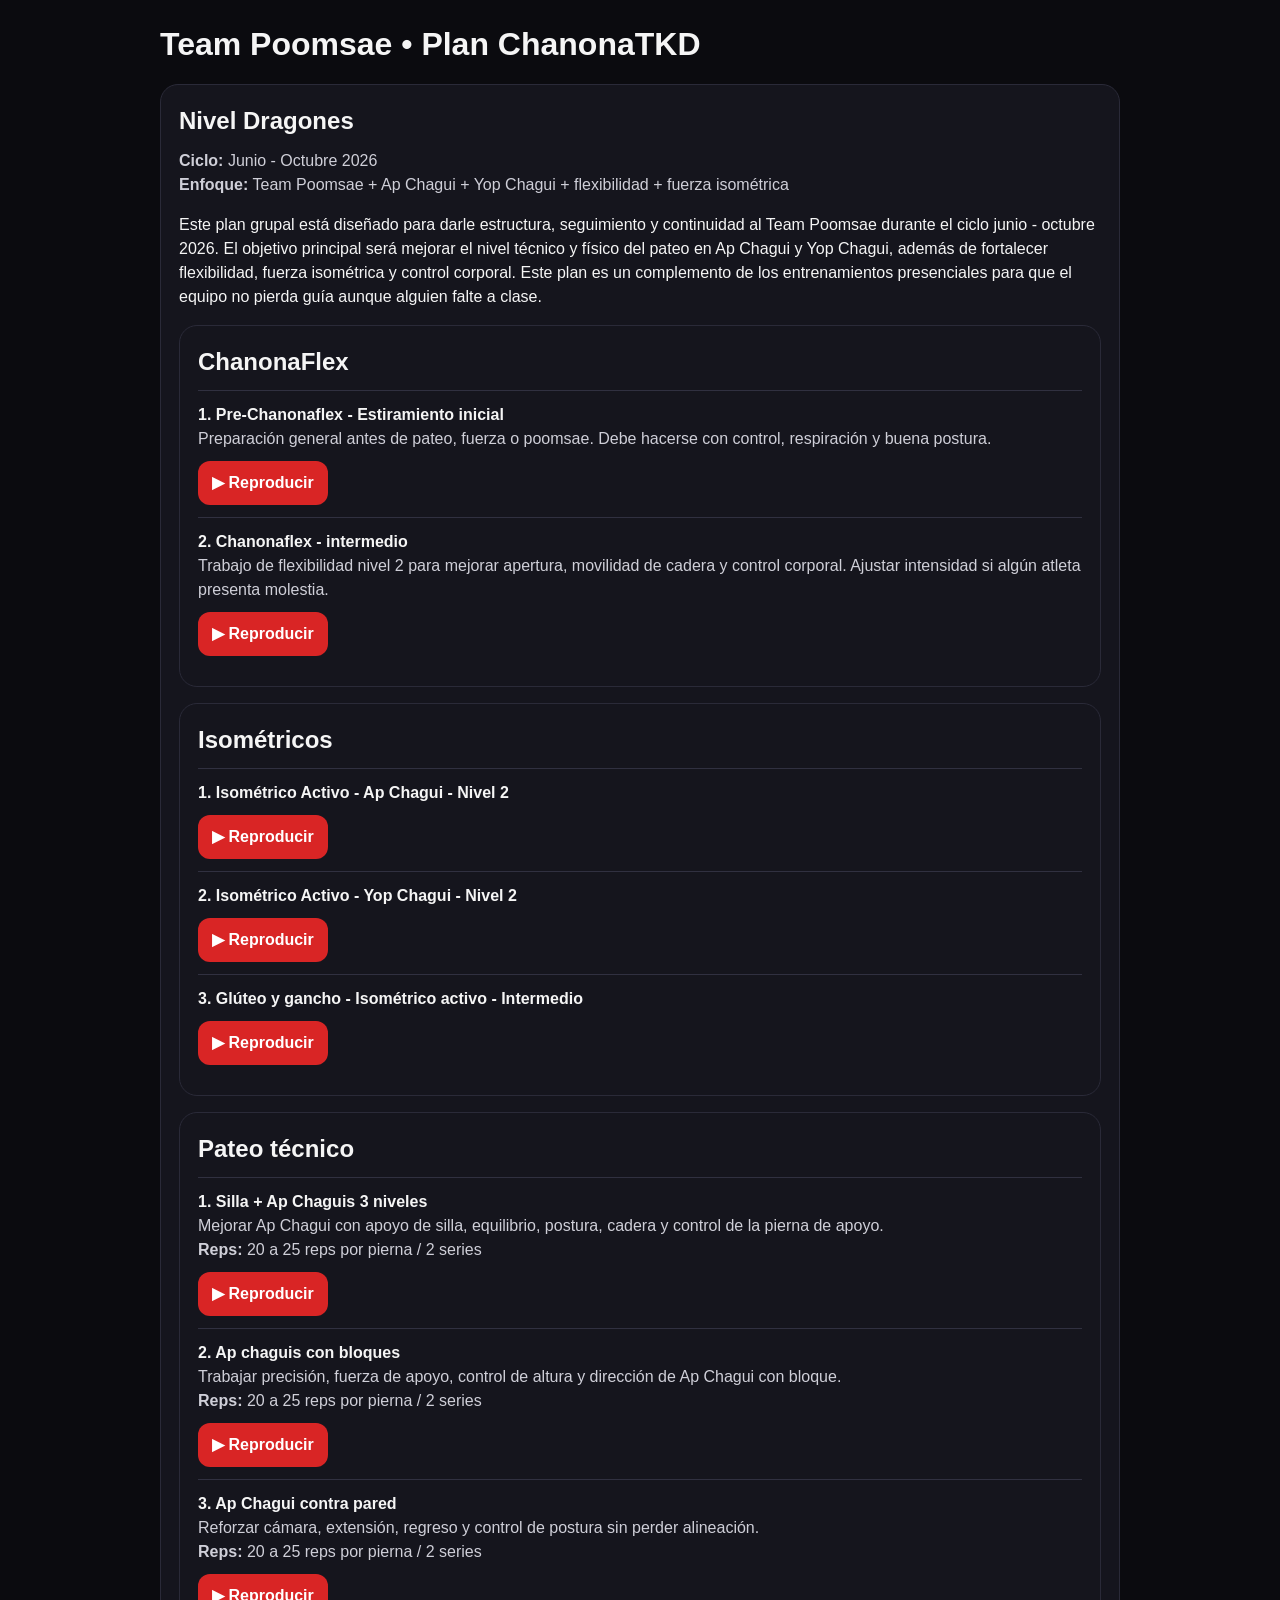
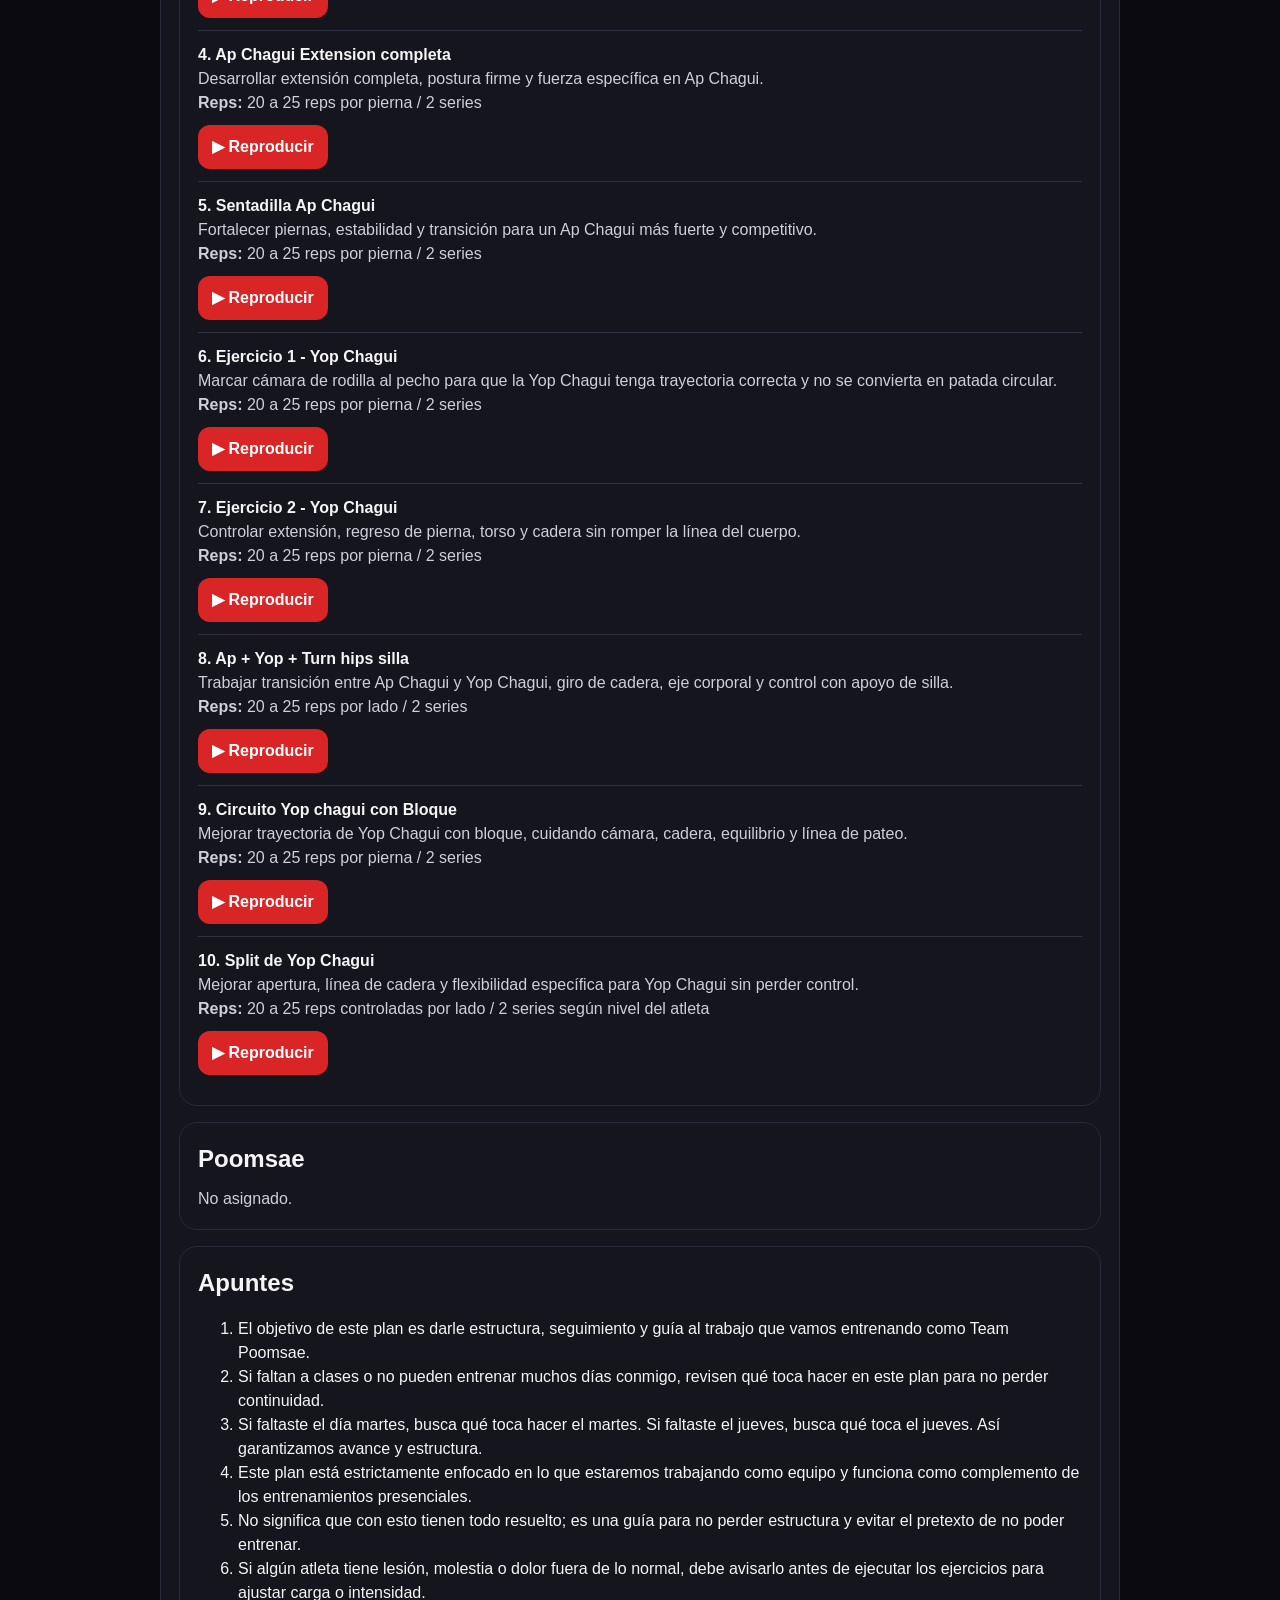
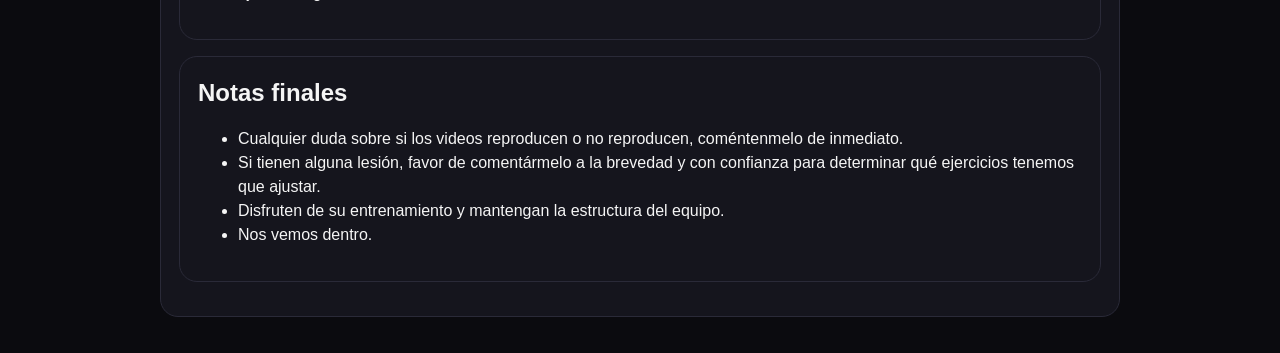
<file: plan/team_poomsae.html>
<!doctype html>
<html lang="es">
<head>
  <meta charset="utf-8" />
  <meta name="viewport" content="width=device-width,initial-scale=1" />
  <title>Team Poomsae • Plan ChanonaTKD</title>
  <style>
    body{font-family:Arial,sans-serif;background:#0b0b0f;color:#f5f5f5;margin:0;padding:20px;line-height:1.5}
    .wrap{max-width:960px;margin:auto}
    .card{background:#15151d;border:1px solid #2a2a38;border-radius:18px;padding:18px;margin:16px 0}
    h1,h2{margin:0 0 10px} a{color:#fff;text-decoration:none}
    .btn{display:inline-block;background:#d92525;padding:10px 14px;border-radius:12px;margin-top:10px;font-weight:bold}
    .meta{color:#cfcfd8}.item{border-top:1px solid #303040;padding:12px 0}.tag{font-size:12px;background:#29293a;border-radius:999px;padding:4px 8px;margin-right:6px}
  </style>
</head>
<body>
  <div class="wrap">
    <h1>Team Poomsae • Plan ChanonaTKD</h1>
    <div id="app" class="card">Cargando plan...</div>
  </div>
  <script>
    const app=document.getElementById('app');
    const row=(x,i,b)=>`<div class="item"><b>${i}. ${x.titulo||'Ejercicio'}</b><div class="meta">${x.enfoque||x.nota||''}</div>${x.reps?`<div class="meta"><b>Reps:</b> ${x.reps}</div>`:''}<a class="btn" href="${x.url}" target="_blank" rel="noreferrer">▶ Reproducir</a></div>`;
    const block=(title,arr,b)=>`<div class="card"><h2>${title}</h2>${(arr||[]).map((x,i)=>row(x,i+1,b)).join('')||'<div class="meta">No asignado.</div>'}</div>`;
    fetch('../data/planes/plan_team_poomsae.json',{cache:'no-store'}).then(r=>r.json()).then(p=>{
      app.innerHTML=`<h2>${p.nivel}</h2><div class="meta"><b>Ciclo:</b> ${p.ciclo}</div><div class="meta"><b>Enfoque:</b> ${p.enfoque_corto}</div><p>${p.enfoque}</p>`+
      block('ChanonaFlex',p.chanonaflex,'ChanonaFlex')+
      block('Isométricos',p.isometrico,'Isométrico')+
      block('Pateo técnico',p.pateoTecnico,'Pateo')+
      block('Poomsae',p.poomsae,'Poomsae')+
      `<div class="card"><h2>Apuntes</h2><ol>${(p.apuntes||[]).map(x=>`<li>${x}</li>`).join('')}</ol></div>`+
      `<div class="card"><h2>Notas finales</h2><ul>${(p.notasFinales||[]).map(x=>`<li>${x}</li>`).join('')}</ul></div>`;
    }).catch(e=>{app.innerHTML='No se pudo cargar el plan.'});
  </script>
</body>
</html>
</file>
<file: masterclass/assets/site.css>
:root{
  color-scheme:dark;
  --bg:#08090e;--bg2:#11131a;--fg:#f7f8fc;--muted:#c4cad7;--soft:#a9b2c0;
  --red:#f53844;--red-deep:#bc1521;--green:#5aebb0;--outline:rgba(242,245,255,.19);
  --glass:rgba(26,28,37,.76);--glass-solid:rgba(25,28,39,.96);--wash:rgba(255,255,255,.055);
  --surface:rgba(18,20,29,.91);--shadow:0 22px 58px rgba(0,0,0,.28);--radius:26px;--radius-sm:17px;
  --focus:#ffcd70;
}
html[data-theme=light]{
  color-scheme:light;
  --bg:#f2f4f8;--bg2:#ffffff;--fg:#171a22;--muted:#495362;--soft:#46515f;
  --red:#ce1828;--red-deep:#9d0f22;--green:#087e4d;--outline:rgba(33,40,60,.18);
  --glass:rgba(255,255,255,.83);--glass-solid:rgba(255,255,255,.97);--wash:rgba(18,28,52,.036);
  --surface:rgba(255,255,255,.93);--shadow:0 20px 52px rgba(24,33,52,.12);
}
*{box-sizing:border-box}
html{scroll-behavior:smooth;scroll-padding-top:110px}
body{margin:0;min-width:320px;font-family:Inter,ui-sans-serif,system-ui,-apple-system,"Segoe UI",Arial,sans-serif;background:var(--bg);color:var(--fg);line-height:1.55;letter-spacing:-.009em}
body::before{content:"";position:fixed;inset:0;pointer-events:none;z-index:-1;background:radial-gradient(ellipse 50% 32% at 6% 0%,rgba(230,33,44,.14),transparent),radial-gradient(ellipse 52% 44% at 94% 12%,rgba(83,99,151,.13),transparent),radial-gradient(ellipse 55% 47% at 60% 96%,rgba(241,46,52,.06),transparent)}
a{color:inherit}img{max-width:100%;display:block}button{font:inherit}h1,h2,h3,p{margin-top:0}h1,h2,h3{letter-spacing:-.052em;line-height:1.06}h1{font-size:clamp(2.65rem,5.5vw,5.15rem)}h2{font-size:clamp(2.1rem,4.1vw,3.55rem)}h3{font-size:clamp(1.5rem,2.6vw,2rem)}
p{color:var(--muted)}strong,b{font-weight:800;color:var(--fg)}
:focus-visible{outline:3px solid var(--focus)!important;outline-offset:4px}
[hidden]{display:none!important}
.siteShell{width:min(100% - 30px,1220px);margin:auto;padding:16px 0 38px}
.glass{border:1px solid var(--outline);background:var(--glass);backdrop-filter:blur(22px) saturate(1.25);-webkit-backdrop-filter:blur(22px) saturate(1.25);box-shadow:var(--shadow)}
.siteHeader{position:sticky;top:12px;z-index:100;display:flex;gap:16px;align-items:center;justify-content:space-between;padding:10px 12px;border-radius:23px;margin-bottom:22px}
.brand{display:flex;gap:12px;align-items:center;flex-shrink:0;text-decoration:none}
.brand img{width:49px;height:49px;object-fit:cover;border-radius:13px}
.brand b{display:block;font-size:1.08rem;line-height:1.1;white-space:nowrap}
.brand small{display:block;font-size:.7rem;color:var(--muted);margin-top:4px;text-transform:uppercase;letter-spacing:.04em}
.siteNav{display:flex;align-items:center;justify-content:flex-end;gap:4px;min-width:0}
.siteNav a{font-size:.84rem;font-weight:760;color:var(--muted);text-decoration:none;border:1px solid transparent;border-radius:14px;padding:11px 12px;white-space:nowrap}
.siteNav a:hover,.siteNav a[aria-current=page]{color:var(--fg);background:var(--wash);border-color:var(--outline)}
.themeToggle,.menuToggle{cursor:pointer;min-height:44px;border-radius:13px;border:1px solid var(--outline);color:var(--fg);background:var(--wash);font-weight:780;padding:9px 12px;display:flex;gap:7px;align-items:center;flex-shrink:0}
.menuToggle{display:none}
.section{border:1px solid var(--outline);border-radius:var(--radius);background:var(--surface);box-shadow:var(--shadow);margin:24px 0;overflow:hidden;padding:clamp(24px,4.4vw,56px)}
.hero{display:grid;grid-template-columns:minmax(0,1fr) minmax(290px,.86fr);gap:clamp(26px,4vw,60px);align-items:center;padding-block:clamp(40px,5vw,74px);background:radial-gradient(circle at 95% 10%,rgba(244,46,65,.12),transparent 46%),var(--surface)}
.heroText{min-width:0}
.hero h1{margin:14px 0 24px;max-width:780px}
.hero h1 em,.cvHero h1 em{font-style:normal;color:var(--red)}
.lead{font-size:clamp(1.1rem,1.9vw,1.36rem);line-height:1.62;max-width:670px}
.eyebrow{display:block;color:var(--red);font-size:.74rem;line-height:1.45;font-weight:900;letter-spacing:.14em;text-transform:uppercase}
.actions{display:flex;flex-wrap:wrap;gap:12px;margin:25px 0 18px}
.action{cursor:pointer;border:1px solid var(--outline);display:inline-flex;justify-content:center;align-items:center;min-height:51px;gap:9px;padding:13px 19px;font-size:.95rem;border-radius:15px;font-weight:840;text-decoration:none;text-align:center;transition:transform .18s,background .18s,box-shadow .18s}
.action:hover{transform:translateY(-2px)}
.action.primary{border-color:rgba(255,83,86,.25);color:#fff;background:linear-gradient(125deg,#f13745,#ac111d);box-shadow:0 12px 25px rgba(192,19,31,.24)}
.action.secondary{background:var(--wash);color:var(--fg)}
.action.secondary:hover{background:rgba(153,161,185,.13)}
.heroArt,.portraitHero{overflow:hidden;border-radius:23px;min-width:0;padding:10px}
.heroArt img{width:100%;aspect-ratio:16/10;object-fit:cover;border-radius:17px}
.artCaption{padding:19px 15px 11px}
.artCaption strong,.artCaption span{display:block}
.artCaption span{font-size:.89rem;color:var(--muted);margin-top:5px}
.benefitTags{display:flex;gap:8px;flex-wrap:wrap;margin-top:22px}
.benefitTags span,.pill{font-size:.75rem;font-weight:820;letter-spacing:.045em;border:1px solid var(--outline);border-radius:999px;padding:8px 10px;background:var(--wash);color:var(--fg)}
.sectionHeading{max-width:860px;margin-bottom:24px}
.sectionHeading h2{margin:10px 0 14px}
.sectionHeading p{font-size:1.09rem}
.split{display:grid;grid-template-columns:minmax(0,1.2fr) minmax(290px,.8fr);gap:clamp(22px,4vw,55px);align-items:center}
.split h2{margin:12px 0 18px}
.teaser{min-height:260px;display:flex;flex-direction:column;justify-content:center;align-items:flex-start;gap:18px;padding:28px;border-radius:22px;background:radial-gradient(circle at 88% 13%,rgba(238,38,48,.2),transparent 38%),var(--glass)}
.teaserSteps{display:grid;gap:13px;width:100%}
.teaserSteps span{font-size:1.02rem;font-weight:750;padding:12px 15px;border-radius:14px;border:1px solid var(--outline);background:var(--wash)}
.muted,.section small{color:var(--muted)}
.textLink{color:var(--fg);font-weight:800;text-decoration-thickness:2px;text-underline-offset:5px}
.choiceGrid,.featureGrid,.miniChoices,.comparisonGrid,.testimonyGrid{display:grid;gap:15px}
.choiceGrid{grid-template-columns:repeat(3,minmax(0,1fr))}
.choice{display:flex;flex-direction:column;align-items:flex-start;gap:12px;border-radius:20px;padding:25px;box-shadow:none}
.choice.recommended{border-color:rgba(235,53,69,.55);background:linear-gradient(145deg,rgba(226,36,49,.13),var(--glass) 58%)}
.choice h3,.choice p{margin:0}
.choice p{flex:1}
.choice .action{width:100%;margin-top:16px}
.stepLabel{font-size:.72rem;color:var(--red);font-weight:900;letter-spacing:.1em}
.comparisonGrid{grid-template-columns:repeat(3,minmax(0,1fr))}
.comparisonGrid>div{border:1px solid var(--outline);padding:20px;border-radius:16px;background:var(--wash)}
.comparisonGrid b,.comparisonGrid span{display:block}
.comparisonGrid b{font-size:1.16rem;margin-bottom:7px}
.comparisonGrid span{color:var(--muted)}
.finalSection{max-width:1220px;padding:clamp(32px,6vw,76px);background:radial-gradient(circle at 14% 40%,rgba(224,36,45,.14),transparent 45%),var(--surface)}
.finalSection h2{max-width:820px;margin:11px 0 16px}
.finalSection .actions{margin-bottom:0}
.footer{display:grid;grid-template-columns:1fr auto;gap:24px 38px;padding:30px 15px 16px;border-top:1px solid var(--outline)}
.footer strong{font-size:1.5rem}.footer p{max-width:480px}
.footer>div:nth-child(2){display:flex;flex-wrap:wrap;align-content:start;gap:10px 18px;max-width:450px}
.footer a{font-size:.87rem;color:var(--muted);text-decoration:none}
.footer small{grid-column:1/-1;color:var(--muted)}
.featureGrid{grid-template-columns:repeat(2,minmax(0,1fr))}
.feature{padding:24px;border-radius:19px;box-shadow:none}
.feature b{font-size:1.18rem;display:block;margin-bottom:10px}
.feature p{margin:0}
.portraitHero{display:flex;align-items:center;justify-content:center;flex-direction:column;padding:26px;background:radial-gradient(circle at 55% 39%,rgba(232,34,50,.17),transparent 60%),var(--glass)}
.portraitHero img{width:min(100%,340px);aspect-ratio:1;object-fit:cover;border-radius:50%;border:2px solid var(--outline)}
.portraitHero p{max-width:380px;text-align:center;margin:20px auto 0;font-size:1.03rem;font-weight:740}
.priceGlass{display:flex;flex-direction:column;padding:22px;background:var(--wash);border-radius:18px;border:1px solid var(--outline);margin:0 0 16px}
.priceGlass span{font-size:.82rem;text-transform:uppercase;font-weight:900;letter-spacing:.1em;color:var(--muted)}
.priceGlass strong{font-size:clamp(2.1rem,3vw,3rem);line-height:1.12;margin:6px 0;letter-spacing:-.07em}
.priceGlass small{font-weight:850;color:var(--green);font-size:.86rem}
.priceGlass .paypalNote{font-size:.76rem;font-weight:650;color:var(--muted);margin-top:12px;line-height:1.45}
.purchase{padding:26px;border-radius:22px;display:flex;flex-direction:column;align-items:stretch;box-shadow:none}
.purchase>.action{width:100%}
.purchase>p{margin:0 0 16px}
.purchase>small{display:block;margin-top:10px}
.notice{font-size:.95rem!important;border-left:3px solid var(--red);padding:11px 15px;margin:20px 0;background:var(--wash);border-radius:0 10px 10px 0}
.founderAside{font-size:1.01rem;line-height:1.67}
.splitPay{font-weight:850;color:var(--fg);margin:22px 0 10px!important}
.faq details{border:1px solid var(--outline);background:var(--wash);border-radius:15px;padding:16px 20px;margin-top:12px}
.faq summary{font-weight:800;cursor:pointer;padding:2px}
.faq details p{margin:16px 0 0}
.miniChoices{grid-template-columns:repeat(2,minmax(0,1fr))}
.miniChoice{padding:24px;display:flex;flex-direction:column;gap:9px;border-radius:18px;text-decoration:none;box-shadow:none}
.miniChoice strong{font-size:1.2rem}
.miniChoice span{color:var(--muted)}
.miniChoice em{font-style:normal;font-weight:800;color:var(--red)}
.quoteGlass{padding:36px;border-radius:23px;text-align:center}
.quoteGlass p{color:var(--fg);font-size:clamp(1.35rem,2.4vw,2.1rem);font-weight:800;margin:0}
.cvStats{display:grid;grid-template-columns:repeat(4,minmax(0,1fr));gap:14px}
.cvStats>div{padding:25px 15px;border-radius:19px;box-shadow:none}
.cvStats strong{font-size:clamp(1.5rem,2.3vw,2.15rem);display:block;color:var(--red)}
.cvStats span{font-size:.88rem;color:var(--muted)}
.lessons{display:grid;grid-template-columns:minmax(180px,.35fr) minmax(0,1fr);gap:20px}
.lessonsNav{display:grid;align-content:start;gap:10px}
.lessonTab{width:100%;display:flex;flex-direction:column;align-items:flex-start;gap:4px;cursor:pointer;border-radius:14px;padding:16px;border:1px solid var(--outline);background:var(--wash);color:var(--fg);font-weight:850;text-align:left}
.lessonTab small{color:var(--muted);font-weight:650}
.lessonTab[aria-pressed=true]{border-color:var(--red);background:rgba(245,56,68,.08)}
.lessonsStage{padding:20px;border-radius:22px;min-width:0;box-shadow:none}
.lessonTop{display:flex;align-items:center;gap:10px;flex-wrap:wrap;margin-bottom:14px}
.lessonCurrent{font-size:1.3rem}
.lessonCounter{font-size:.78rem;font-weight:850;color:var(--muted)}
.lessons .pill{margin-left:auto}
.playerHolder{width:100%;aspect-ratio:16/9;background:#06080b;border-radius:16px;overflow:hidden;border:1px solid var(--outline);position:relative}
.playerHolder iframe{display:block;width:100%;height:100%;border:0}
.playerLaunch{position:absolute;inset:0;width:100%;border:0;background:linear-gradient(140deg,#181a24,#2b1b27);color:#fff;cursor:pointer;display:flex;flex-direction:column;align-items:center;justify-content:center;gap:10px;font-weight:800;font-size:1.15rem}
.playerLaunch span{font-size:2.6rem}
.lessonSummary{margin:14px 0}
.lessonControls{display:flex;justify-content:space-between;gap:12px;flex-wrap:wrap}
.lessonControls button{flex:1}
.testimonyGrid{grid-template-columns:repeat(2,minmax(0,1fr))}
.testimony{border-radius:17px;padding:21px;display:grid;grid-template-columns:78px 1fr;gap:10px 15px;box-shadow:none}
.imageSlot{width:76px;height:76px;aspect-ratio:1;border:1px dashed var(--outline);border-radius:14px;display:grid;place-items:center;text-align:center;font-size:.66rem;color:var(--muted);overflow:hidden}
.studentPortrait{width:100%;height:100%;aspect-ratio:1;object-fit:cover;object-position:center;display:block}
.testimonyText{display:grid;gap:6px;align-content:start}
.testimony q{font-size:.98rem;color:var(--fg);font-weight:700}
.testimony .exampleLabel{font-size:.7rem;font-weight:850;color:var(--red);text-transform:uppercase}
.testimony .stars{color:#eab85c;letter-spacing:2px}
.planDialog{padding:0;border:1px solid var(--outline);border-radius:25px;background:var(--glass-solid);color:var(--fg);width:min(96vw,1080px);max-width:1080px;max-height:92vh;overflow:hidden;box-shadow:0 30px 120px #0009}
.planDialog::backdrop{background:rgba(4,6,15,.74);backdrop-filter:blur(15px)}
.demoShell{display:flex;flex-direction:column;max-height:92vh;overflow:hidden}
.demoHeader{display:flex;gap:15px;align-items:center;justify-content:space-between;padding:17px 23px;border:0;border-bottom:1px solid var(--outline);border-radius:0;box-shadow:none;flex-shrink:0}
.demoHeader h2{font-size:clamp(1.4rem,3vw,2.1rem);margin:5px 0}
.demoHeader small{font-size:.78rem}
.dialogClose{width:47px;height:47px;cursor:pointer;flex-shrink:0;border:1px solid var(--outline);border-radius:12px;background:var(--wash);color:var(--fg);font-size:1.24rem}
.demoBody{padding:22px;overflow:auto;overscroll-behavior:contain}
.demoTabs,.demoDays{display:flex;flex-wrap:wrap;gap:8px;margin:12px 0 18px}
.demoTabs button,.demoDays button{cursor:pointer;min-height:43px;padding:9px 13px;border:1px solid var(--outline);background:var(--wash);color:var(--fg);border-radius:12px;font-weight:750}
.demoTabs button[aria-pressed=true],.demoDays button[aria-pressed=true]{background:rgba(245,56,68,.14);border-color:var(--red)}
.demoNotice{background:var(--wash);padding:16px;border-radius:14px;border:1px solid var(--outline);color:var(--muted)}
.demoNotice b{color:var(--fg)}
.demoHeading{font-size:1.2rem;margin:25px 0 10px}
.demoExercise{padding:16px;border:1px solid var(--outline);border-radius:14px;background:var(--wash);margin-bottom:10px}
.demoExercise h4{margin:0 0 10px;font-size:1.06rem}
.demoExercise p{margin:7px 0;font-size:.9rem}
.demoExercise .action{min-height:42px;padding:9px 14px;margin-top:8px;font-size:.83rem}
.demoVideoBox{width:100%;max-width:520px;aspect-ratio:16/9;border-radius:12px;overflow:hidden;background:#050505;margin-top:13px}
.demoVideoBox iframe{width:100%;height:100%;border:0}
.demoIntro{display:flex;flex-wrap:wrap;gap:10px;align-items:center}
.demoIntro span{font-size:.84rem;border:1px solid var(--outline);border-radius:999px;padding:7px 10px;background:var(--wash)}
.demoList{padding-left:22px}
.demoList li{margin:8px 0}
.demoEmpty{padding:20px;border:1px dashed var(--outline);border-radius:13px;color:var(--muted)}
@media (max-width:1100px){.siteHeader{flex-wrap:wrap}.siteNav{order:3;width:100%;justify-content:space-between}.siteNav a{padding:8px}.themeToggle{margin-left:auto}}
@media (max-width:760px){
 html{scroll-padding-top:86px}.siteShell{width:min(100% - 18px,1220px);padding-top:7px}
 .siteHeader{top:7px;margin-bottom:12px;border-radius:17px;padding:9px 11px;flex-wrap:nowrap}
 .brand img{width:42px;height:42px}.brand small{display:none}.brand b{font-size:1.02rem}
 .menuToggle{display:flex;margin-left:auto;min-height:43px}.themeToggle{margin:0;min-height:43px}
 .siteNav{display:none;position:absolute;top:calc(100% + 7px);left:0;right:0;background:var(--glass-solid);border:1px solid var(--outline);box-shadow:var(--shadow);border-radius:17px;padding:10px;gap:3px;z-index:10;flex-direction:column;align-items:stretch}
 .siteNav.is-open{display:flex}.siteNav a{padding:13px 14px}
 .hero,.split{grid-template-columns:1fr}.hero{padding-top:35px}
 .choiceGrid,.comparisonGrid,.featureGrid,.testimonyGrid,.cvStats,.miniChoices{grid-template-columns:1fr}
 .lessons{grid-template-columns:1fr}.lessonsNav{grid-template-columns:repeat(3,minmax(0,1fr))}
 .lessonTab{padding:13px 9px}.lessonTab small{font-size:.66rem}
 .footer{grid-template-columns:1fr}.footer small{grid-column:1}
 .actions>.action{flex:1 1 100%}
 .heroArt{max-width:580px;margin:auto}
 .demoBody{padding:12px}.demoHeader{padding:12px}
 .testimony{grid-template-columns:60px 1fr}.imageSlot{width:58px;height:58px}
}
@media (max-width:420px){.section{padding:22px 18px;border-radius:20px}.hero h1{font-size:clamp(2.35rem,11vw,3rem)}.themeText,.menuToggle span{display:none}.themeToggle,.menuToggle{width:43px;justify-content:center;padding:7px}.lessonControls .action{padding:11px}.lessonsStage{padding:12px}.siteHeader{gap:6px}.brand{gap:7px}.brand img{width:39px;height:39px}}
@media (prefers-reduced-motion:reduce){*,*::before,*::after{animation-duration:.01ms!important;transition-duration:.01ms!important;scroll-behavior:auto!important}}


/* Ajuste visual oct-2026 · cristal más profundo, sin cambiar la arquitectura */
:root{
  --glassEdge:rgba(255,255,255,.32);
  --glassGleam:rgba(255,255,255,.16);
  --glassBlur:blur(26px) saturate(175%);
}
html[data-theme=light]{
  --glassEdge:rgba(255,255,255,.9);
  --glassGleam:rgba(255,255,255,.68);
}
.glass{
  border-color:var(--glassEdge);
  background:linear-gradient(157deg,var(--glassGleam) 0%,transparent 30%,rgba(255,255,255,.014) 66%),var(--glass);
  backdrop-filter:var(--glassBlur);
  -webkit-backdrop-filter:var(--glassBlur);
  box-shadow:inset 0 1px 0 rgba(255,255,255,.21),inset 0 -1px 0 rgba(255,255,255,.04),0 16px 36px rgba(0,0,0,.13);
}
html[data-theme=light] .glass{
  box-shadow:inset 0 1px 0 rgba(255,255,255,.9),inset 0 -1px 0 rgba(38,45,63,.045),0 18px 40px rgba(28,35,55,.075);
}
.action,.themeToggle,.menuToggle,.dialogClose,.demoTabs button,.demoDays button{
  position:relative;
  overflow:hidden;
  isolation:isolate;
  backdrop-filter:blur(22px) saturate(180%);
  -webkit-backdrop-filter:blur(22px) saturate(180%);
  border:1px solid var(--glassEdge);
  box-shadow:inset 0 1px 0 rgba(255,255,255,.29),inset 0 -1px 0 rgba(255,255,255,.045),0 9px 24px rgba(0,0,0,.13);
}
.action::before,.themeToggle::before,.menuToggle::before,.dialogClose::before,
.demoTabs button::before,.demoDays button::before{
  content:"";position:absolute;z-index:-1;inset:0;border-radius:inherit;
  background:linear-gradient(180deg,rgba(255,255,255,.18),rgba(255,255,255,.015) 35%,transparent 65%);
  pointer-events:none;
}
.action.primary{
  background:linear-gradient(140deg,rgba(250,49,66,.94),rgba(164,15,33,.94));
  border-color:rgba(255,210,216,.46);
  box-shadow:inset 0 1px 0 rgba(255,255,255,.42),inset 0 -2px 0 rgba(60,3,17,.17),0 13px 28px rgba(194,28,46,.23);
}
.action.secondary,.themeToggle,.menuToggle,.dialogClose,.demoTabs button,.demoDays button{
  background:linear-gradient(150deg,rgba(255,255,255,.125),rgba(255,255,255,.045) 48%,rgba(255,255,255,.03)),var(--glass);
}
html[data-theme=light] .action.secondary,
html[data-theme=light] .themeToggle,
html[data-theme=light] .menuToggle,
html[data-theme=light] .dialogClose{
  background:linear-gradient(145deg,rgba(255,255,255,.8),rgba(255,255,255,.32)),rgba(232,235,245,.45);
}
.action:focus-visible,.lessonTab:focus-visible,.lessonControls button:focus-visible{outline:3px solid var(--focus);outline-offset:4px}
.action:hover,.themeToggle:hover,.menuToggle:hover{filter:brightness(1.07)}
.purchaseNote{display:block;color:var(--muted);font-size:.81rem;line-height:1.4;font-weight:650;margin-bottom:10px}
.hero,.exploreSection{position:relative;isolation:isolate}
.hero::before,.exploreSection::before{
  content:"";position:absolute;pointer-events:none;z-index:0;
  inset:-18% -10% -25% 28%;
  background:url("../../assets/logo-chanonatkd.png") center right / min(58vw,650px) no-repeat;
  opacity:.048;
  filter:blur(11px) grayscale(.35);
}
.hero>*,.exploreSection>*{position:relative;z-index:1}
html[data-theme=light] .hero::before,
html[data-theme=light] .exploreSection::before{opacity:.035}
.exploreSection::before{inset:-30% -4% -20% 36%;opacity:.04;background-position:center right}

/* Navegación entre las tres clases: piezas de vidrio individuales y diferenciadas. */
.lessons{grid-template-columns:minmax(220px,.43fr) minmax(0,1fr);gap:18px}
.lessonsNav{gap:13px}
.lessonTab{
  --lessonAccent:rgba(107,212,232,.74);
  position:relative;
  isolation:isolate;
  display:grid;grid-template-columns:45px minmax(0,1fr) 18px;
  align-items:center;gap:10px;width:100%;min-height:91px;padding:14px 13px;
  border-radius:22px;text-align:left;color:var(--fg);
  border:1px solid color-mix(in srgb,var(--lessonAccent) 28%,var(--glassEdge));
  background:linear-gradient(145deg,color-mix(in srgb,var(--lessonAccent) 13%,transparent),rgba(255,255,255,.05) 53%,var(--glass));
  backdrop-filter:blur(26px) saturate(190%);-webkit-backdrop-filter:blur(26px) saturate(190%);
  box-shadow:inset 0 1px 0 rgba(255,255,255,.28),0 10px 25px rgba(0,0,0,.14);
  transition:transform .18s,box-shadow .18s,border-color .18s;
}
.lessonTab::before{content:"";position:absolute;inset:1px;border-radius:21px;pointer-events:none;z-index:-1;background:linear-gradient(167deg,rgba(255,255,255,.11),transparent 46%)}
.lessonTab--flex{--lessonAccent:#55c9df}
.lessonTab--kick{--lessonAccent:#e8b363}
.lessonTab--poomsae{--lessonAccent:#e87489}
.lessonTabIndex{
  display:grid;place-items:center;height:43px;width:43px;border-radius:15px;
  border:1px solid color-mix(in srgb,var(--lessonAccent) 45%,var(--glassEdge));
  background:linear-gradient(145deg,color-mix(in srgb,var(--lessonAccent) 23%,transparent),var(--wash));
  font-size:1.08rem;letter-spacing:-.03em;font-weight:950;color:var(--fg);
}
.lessonTabContent{display:grid;min-width:0;gap:4px}
.lessonTabContent strong{font-size:1.03rem;line-height:1.12;overflow-wrap:anywhere}
.lessonTabContent small{font-size:.77rem;color:var(--muted)}
.lessonTabArrow{font-size:1.2rem;opacity:.55}
.lessonTab:hover{transform:translateY(-2px)}
.lessonTab[aria-pressed=true]{
  border-color:color-mix(in srgb,var(--lessonAccent) 77%,white);
  background:linear-gradient(134deg,color-mix(in srgb,var(--lessonAccent) 27%,transparent),var(--glass) 63%);
  box-shadow:inset 0 1px 0 rgba(255,255,255,.45),0 0 0 1px color-mix(in srgb,var(--lessonAccent) 20%,transparent),0 13px 30px rgba(0,0,0,.18),0 0 31px color-mix(in srgb,var(--lessonAccent) 14%,transparent);
}
.lessonTab[aria-pressed=true] .lessonTabArrow{opacity:1;transform:rotate(45deg)}
.lessonTab[aria-pressed=true] .lessonTabIndex{background:color-mix(in srgb,var(--lessonAccent) 30%,var(--glass));border-color:var(--lessonAccent)}
.lessonsStage{border-radius:26px;background:linear-gradient(142deg,rgba(255,255,255,.1),transparent 38%),var(--glass)}
.lessonCounter{letter-spacing:.06em;text-transform:uppercase}
.lessonControls{gap:14px;margin-top:20px}
.lessonControls .action{display:flex;align-items:center;gap:13px;min-height:60px;padding:12px 16px;text-align:left;border-radius:19px}
.lessonControls .lessonPrev{justify-content:flex-start}
.lessonControls .lessonNext{justify-content:flex-end;background:linear-gradient(134deg,rgba(241,61,78,.18),rgba(255,255,255,.065)),var(--glass);border-color:rgba(238,132,147,.5)}
.lessonArrow{flex:0 0 38px;width:38px;height:38px;display:grid;place-items:center;border-radius:13px;border:1px solid var(--glassEdge);background:linear-gradient(145deg,rgba(255,255,255,.18),var(--wash));font-size:1.3rem;box-shadow:inset 0 1px 0 rgba(255,255,255,.19)}
.lessonNext .lessonArrow{order:2;background:linear-gradient(145deg,rgba(251,85,111,.28),rgba(255,255,255,.09))}
.lessonBtnCopy{font-size:.87rem;line-height:1.3;font-weight:850;overflow-wrap:anywhere}
.lessonControls button:disabled{opacity:.47;cursor:not-allowed;transform:none;filter:none}
.playerLaunch{background:radial-gradient(circle at 53% 30%,rgba(227,69,92,.21),transparent 42%),linear-gradient(145deg,#0e1220,#1c1420);letter-spacing:.015em}
.playerLaunch span{width:65px;height:65px;border-radius:21px;border:1px solid rgba(255,255,255,.28);display:grid;place-items:center;background:rgba(255,255,255,.09);backdrop-filter:blur(12px);box-shadow:inset 0 1px 0 #fff4;font-size:2rem}
@media (max-width:760px){
 .lessons{grid-template-columns:1fr}
 .lessonsNav{grid-template-columns:repeat(3,minmax(0,1fr));gap:8px}
 .lessonTab{grid-template-columns:1fr;justify-items:start;min-height:125px;gap:7px;padding:12px;border-radius:18px}
 .lessonTabIndex{height:34px;width:34px;border-radius:11px;font-size:.95rem}
 .lessonTabArrow{display:none}
 .lessonTabContent strong{font-size:.94rem}
 .lessonTabContent small{font-size:.72rem}
 .lessonTab[aria-pressed=true]{transform:none}
 .hero::before,.exploreSection::before{background-size:65vw;opacity:.035;inset:-5% -20% -5% 18%}
}
@media (max-width:430px){
 .lessonControls .action{min-height:53px;padding:8px}
 .lessonArrow{width:31px;height:31px;flex-basis:31px;border-radius:11px}
 .lessonBtnCopy{font-size:.75rem}
 .lessonTab{min-height:116px;padding:9px 7px}
 .lessonTabContent strong{font-size:.82rem}
 .lessonTabContent small{font-size:.66rem}
}
@media (prefers-reduced-motion:reduce){
 .lessonTab,.action{transition:none!important}
 .lessonTab:hover,.action:hover{transform:none!important}
}


/* Revisión: modal de tamaño estable y navegación de miniclases orientada a problemas. */
.planDialog {
  height: min(820px, 92vh);
  height: min(820px, 92dvh);
  max-height: 92vh;
  max-height: 92dvh;
}
.demoShell {
  height: 100%;
  max-height: none;
  min-height: 0;
}
.demoHeader { flex: 0 0 auto; }
.demoBody {
  flex: 1 1 auto;
  min-height: 0;
  overflow-y: auto;
  overflow-x: hidden;
  overscroll-behavior: contain;
  scrollbar-gutter: stable;
}
.lessonTabContent .lessonHook {
  font-size: .86rem;
  line-height: 1.4;
  font-weight: 710;
  color: var(--muted);
  text-wrap: pretty;
}
.lessonTab[aria-pressed=true] .lessonHook { color:var(--fg); }
.lessonQuestion {
  font-size:clamp(1.09rem,2.2vw,1.38rem);
  line-height:1.27;
  letter-spacing:-.024em;
  font-weight:860;
  color:var(--fg);
  margin:8px 0 17px;
  min-height:1.45em;
  text-wrap:balance;
}
@media (max-width:760px) {
 .planDialog { height:94vh; height:94dvh; max-height:94vh; max-height:94dvh; }
 .lessonsNav{
   display:grid;
   grid-template-columns:repeat(3,minmax(188px,1fr));
   overflow-x:auto;
   overscroll-behavior-inline:contain;
   scroll-snap-type:x proximity;
   padding:3px 2px 10px;
   scrollbar-width:thin;
   -webkit-overflow-scrolling:touch;
 }
 .lessonTab{
   display:grid;
   grid-template-columns:39px minmax(0,1fr);
   gap:9px;
   min-height:116px;
   padding:13px;
   scroll-snap-align:start;
 }
 .lessonTabIndex {height:37px;width:37px}
 .lessonTabContent strong{font-size:1.02rem}
 .lessonTabContent .lessonHook{font-size:.81rem;line-height:1.32}
 .demoBody{scrollbar-gutter:auto}
}
@media (max-width:430px) {
 .lessonsNav{grid-template-columns:repeat(3,minmax(181px,1fr))}
 .lessonTab {min-height:115px;padding:12px}
 .lessonTabContent strong{font-size:.98rem}
 .lessonTabContent .lessonHook{font-size:.77rem}
}

/* Despliegue de clases del plan público, sin videos privados. */
.demoClassToggle{margin-top:10px;min-width:155px;justify-content:space-between;gap:18px}
.demoClassToggle span{display:inline-block;transition:transform .18s ease;font-size:1.12rem}
.demoClassToggle[aria-expanded="true"] span{transform:rotate(180deg)}
.demoClassPlaceholder{display:flex;gap:15px;align-items:center;padding:20px;margin-top:12px;
  border:1px solid var(--glassEdge);border-radius:18px;
  background:linear-gradient(135deg,rgba(222,44,64,.12),rgba(255,255,255,.04) 55%),var(--glass);
  box-shadow:inset 0 1px 0 rgba(255,255,255,.13);
  animation:demoReveal .22s ease-out both}
.demoClassPlaceholderIcon{display:grid;place-items:center;flex:none;width:48px;height:48px;border-radius:15px;
  border:1px solid var(--glassEdge);background:rgba(248,59,77,.15);color:var(--fg);font-weight:900}
.demoClassPlaceholder strong{display:block;font-size:1.02rem;line-height:1.4}
.demoClassPlaceholder p{margin:6px 0 0;font-size:.86rem;line-height:1.5}
@keyframes demoReveal{from{opacity:0;transform:translateY(-8px)}to{opacity:1;transform:translateY(0)}}
@media (max-width:500px){.demoClassPlaceholder{align-items:flex-start;padding:14px;gap:11px}
.demoClassPlaceholderIcon{width:39px;height:39px;border-radius:12px}
.demoClassPlaceholder strong{font-size:.93rem}}
@media (prefers-reduced-motion:reduce){.demoClassPlaceholder{animation:none}.demoClassToggle span{transition:none}}


/* Oferta comercial noviembre 2026: tarjetas en las secciones ya existentes.
   Se conserva la estructura visual, modo claro/oscuro y navegación actual. */
.choicePrices{
  display:grid;
  gap:3px;
  margin-top:auto;
  width:100%;
  padding-top:9px;
  border-top:1px solid var(--outline);
}
.choicePrices .choiceCost{
  color:var(--fg);
  font-size:.88rem;
  font-weight:840;
  line-height:1.5;
}
.choicePrices .choiceWorld{
  color:var(--green);
  font-size:.8rem;
  font-weight:750;
  line-height:1.45;
  margin-bottom:7px;
}
.purchase.offerStack{gap:13px;padding:17px;align-self:start}
.offerStack .offerOption{
  display:flex;
  flex-direction:column;
  gap:11px;
  padding:20px;
  border:1px solid var(--outline);
  border-radius:18px;
  background:var(--wash);
  min-width:0;
}
.offerStack .offerOption.featured{
  border-color:rgba(238,65,79,.64);
  background:linear-gradient(135deg,rgba(237,49,65,.13),var(--wash) 58%);
}
.offerStack .offerOption h3{
  margin:0;
  font-size:clamp(1.3rem,2vw,1.7rem);
}
.offerStack .offerOption p{margin:0;line-height:1.5;font-size:.94rem}
.offerStack .offerOption .priceGlass{
  margin:4px 0 0;
  padding:15px;
}
.offerStack .offerOption .priceGlass strong{
  font-size:clamp(1.75rem,2.8vw,2.35rem);
}
.offerStack .offerOption .priceGlass small{font-size:.83rem;overflow-wrap:anywhere}
.offerStack .offerOption .action{width:100%;min-height:48px}
.offerStack .offerFootnote{
  color:var(--muted);
  line-height:1.48;
  font-size:.8rem;
  padding:0 4px 4px;
}
@media(max-width:760px){
 .purchase.offerStack{padding:13px}
 .offerStack .offerOption{padding:15px}
 .offerStack .offerOption .priceGlass strong{font-size:clamp(1.7rem,7vw,2.1rem)}
 .choicePrices .choiceCost{font-size:.85rem}
}
@media(max-width:380px){
 .offerStack .offerOption{padding:12px}
 .offerStack .offerOption .priceGlass{padding:12px}
 .offerStack .offerOption .priceGlass strong{font-size:1.65rem}
 .offerStack .offerOption .action{font-size:.85rem;padding-inline:10px}
}
</file>
<file: plan/styles.css>
:root{
  --bg:#070707;
  --panel:#0f0f0f;
  --card:rgba(0,0,0,.25);
  --card2:rgba(255,255,255,.035);
  --text:#f2f2f2;
  --muted:#a9a9a9;
  --muted2:#858585;
  --red:#ff1f1f;
  --line:rgba(255,255,255,.08);
  --shadow:0 18px 40px rgba(0,0,0,.55);
  --radius:18px;
  color-scheme:dark;
}

body.light{
  --bg:#f7f7f7;
  --panel:#ffffff;
  --card:#ffffff;
  --card2:rgba(0,0,0,.035);
  --text:#101010;
  --muted:#606060;
  --muted2:#777;
  --line:rgba(0,0,0,.12);
  --shadow:0 16px 35px rgba(0,0,0,.12);
  color-scheme:light;
}

*{box-sizing:border-box;min-width:0}
html{scroll-behavior:smooth;-webkit-text-size-adjust:100%}
html,body{min-height:100%;width:100%;overflow-x:hidden}
body{
  margin:0;
  font-family:system-ui,-apple-system,Segoe UI,Roboto,Arial,sans-serif;
  color:var(--text);
  background:#050505;
  font-size:16px;
}
body::before{
  content:"";
  position:fixed;
  inset:0;
  z-index:-1;
  background:
    radial-gradient(1200px 500px at 20% -10%, rgba(255,31,31,.22), transparent 60%),
    radial-gradient(900px 450px at 90% 10%, rgba(255,31,31,.14), transparent 60%),
    linear-gradient(180deg,#050505,#070707 45%,#050505);
}
body.light{background:#f7f7f7}
body.light::before{
  background:
    radial-gradient(1200px 500px at 20% -10%, rgba(255,31,31,.10), transparent 60%),
    linear-gradient(180deg,#fff,#f7f7f7 55%,#fff);
}

button,input,a{font:inherit}
a{color:inherit}
button{cursor:pointer}

.appShell{
  width:100%;
  max-width:1500px;
  margin:0 auto;
  padding:clamp(10px,2vw,16px);
}
.hero{display:flex;flex-direction:column;gap:16px;margin-bottom:16px}
.topbar,.heroGrid,.brand,.sectionHead,.chipRow,.heroActions,.timerControls,.botForm,.customTime{display:flex;align-items:center}
.topbar{
  justify-content:space-between;
  gap:12px;
  border:1px solid var(--line);
  background:linear-gradient(90deg,rgba(255,31,31,.10),rgba(0,0,0,.15));
  border-radius:var(--radius);
  box-shadow:var(--shadow);
  padding:14px 16px;
}
.brand{gap:12px;text-decoration:none;color:var(--text);min-width:0}
.logoImg{width:48px;height:48px;flex:0 0 48px;border-radius:14px;object-fit:cover;border:1px solid rgba(255,255,255,.14);box-shadow:0 10px 20px rgba(255,31,31,.18);background:rgba(255,31,31,.08)}
.brandText h1{font-size:16px;margin:0;letter-spacing:.6px;white-space:nowrap}
.brandText p{margin:2px 0 0;color:var(--muted);font-size:12px}

.heroGrid{align-items:stretch;gap:16px;width:100%}
.studentCard,.renewalCard,.section,.toolCard,.loaderCard,.todayCheckPanel{border:1px solid var(--line);background:var(--card);border-radius:var(--radius);box-shadow:var(--shadow);overflow:hidden}
.studentCard{flex:1;padding:clamp(18px,3vw,24px);position:relative}
.studentCard::before{content:"";position:absolute;inset:0 auto 0 0;width:6px;background:var(--red)}
.eyebrow{margin:0 0 8px;color:var(--muted);text-transform:uppercase;letter-spacing:.12em;font-size:11px;font-weight:900}
h2{margin:0;font-size:clamp(28px,4vw,54px);line-height:1;letter-spacing:-.05em;overflow-wrap:anywhere}
h3{margin:0;font-size:18px;letter-spacing:.2px;overflow-wrap:anywhere}
.sub,.goal,.motivation,.loaderSub,.renewalCard p{color:var(--muted);line-height:1.45}
.sub{margin-top:8px;font-size:14px}
.goal{margin:18px 0 0;font-size:16px;max-width:900px}
.chipRow{gap:8px;flex-wrap:wrap;margin-top:14px}
.chip{font-size:12px;padding:7px 10px;border-radius:999px;border:1px solid var(--line);background:rgba(0,0,0,.25);color:var(--text);line-height:1.25}
.chip.red{border-color:rgba(255,31,31,.55);background:rgba(255,31,31,.10)}
.heroActions{gap:10px;flex-wrap:wrap;margin-top:18px}
.renewalCard{width:min(100%,410px);padding:18px;display:grid;grid-template-columns:auto 1fr auto;gap:12px;align-items:start;background:linear-gradient(135deg,rgba(255,31,31,.14),var(--card))}
.cardIcon{width:46px;height:46px;display:grid;place-items:center;border-radius:14px;border:1px solid var(--line);background:rgba(255,31,31,.10)}

.main{border:1px solid var(--line);background:rgba(0,0,0,.18);border-radius:var(--radius);box-shadow:var(--shadow);overflow:hidden}
.content{padding:clamp(12px,2vw,16px);display:flex;flex-direction:column;gap:14px;width:100%}
.layoutGrid{display:grid;grid-template-columns:minmax(0,.85fr) minmax(0,1.15fr);gap:14px}
.section{scroll-margin-top:16px;width:100%}
.sectionHead{padding:14px 16px;border-bottom:1px solid var(--line);justify-content:space-between;gap:10px;background:rgba(255,255,255,.03)}
.sectionBody{padding:14px 16px;color:var(--muted);font-size:14px;line-height:1.45}
.sectionBody ul,.sectionBody ol{margin:0;padding-left:22px}
.sectionBody li{margin:7px 0;line-height:1.45}
.sectionActions{display:flex;gap:8px;flex-wrap:wrap;margin-top:12px}

.btn,.action,.dayCard,.timeBtn,.bigCheckBtn,.quickQuestions button{
  cursor:pointer;
  position:relative;
  overflow:hidden;
  border:1px solid var(--line);
  background:rgba(0,0,0,.25);
  color:var(--text);
  border-radius:14px;
  display:inline-flex;
  gap:8px;
  align-items:center;
  justify-content:center;
  text-decoration:none;
  transition:.18s transform,.18s border,.18s background,.18s box-shadow;
  user-select:none;
}
.btn{padding:12px}
.action{padding:11px 13px;font-size:14px}
.smallAction{min-height:38px;padding:8px 10px}
.themeBtn{min-height:46px;flex:0 0 auto}
.action.primary,.bigCheckBtn{border-color:rgba(255,31,31,.80);background:linear-gradient(180deg,rgba(255,31,31,.25),rgba(0,0,0,.20));color:#fff}
.btn::before,.action::before,.dayCard::before,.timeBtn::before,.bigCheckBtn::before,.quickQuestions button::before{content:"";position:absolute;left:12px;right:12px;top:0;height:2px;border-radius:999px;background:var(--red);transform:scaleX(0);transition:transform .18s ease}
.btn:hover,.action:hover,.dayCard:hover,.timeBtn:hover,.bigCheckBtn:hover,.quickQuestions button:hover{transform:translateY(-1px);border-color:rgba(255,31,31,.55);background:rgba(255,31,31,.06);box-shadow:0 10px 22px rgba(255,31,31,.10)}
.btn:hover::before,.action:hover::before,.dayCard:hover::before,.timeBtn:hover::before,.bigCheckBtn:hover::before,.quickQuestions button:hover::before{transform:scaleX(1)}
body.light .btn,body.light .action,body.light .dayCard,body.light .timeBtn,body.light .bigCheckBtn,body.light .quickQuestions button{background:#0b0b0b;color:#fff;border-color:rgba(0,0,0,.20)}
body.light .action.primary,body.light .bigCheckBtn{background:linear-gradient(180deg,rgba(255,31,31,.85),#0b0b0b);border-color:rgba(255,31,31,.80)}

.weekGrid{display:grid;grid-template-columns:repeat(6,minmax(0,1fr));gap:10px}
.dayCard{min-height:84px;padding:10px;display:grid;place-items:center;text-align:center;font-weight:900;line-height:1.15}
.dayCard span{font-size:26px}
.dayCard small{color:var(--muted);font-size:11px;text-transform:lowercase;font-weight:700}
.dayCard.done{border-color:rgba(35,197,94,.45);background:rgba(35,197,94,.10)}
.dayCard.today{outline:3px solid rgba(255,31,31,.38)}
.pill{padding:7px 10px;border:1px solid var(--line);border-radius:999px;font-size:12px;background:rgba(0,0,0,.25);white-space:nowrap}

.timerDisplay{font-size:clamp(52px,10vw,104px);font-weight:950;line-height:1;text-align:center;letter-spacing:-.08em;margin:18px 0;color:var(--text)}
.timerDisplay.finished{animation:softPulse .65s ease both}
.timerPresets{display:grid;grid-template-columns:repeat(4,minmax(0,1fr));gap:8px}
.timeBtn{min-height:52px;font-weight:900}
.customTime{gap:8px;flex-wrap:wrap;margin-top:10px}
.customTime label{font-size:12px;color:var(--muted);font-weight:800;text-transform:lowercase}
.customTime input{width:110px;min-height:44px;border-radius:14px;border:1px solid var(--line);background:var(--panel);color:var(--text);padding:0 12px;font-weight:800}
.timerControls{gap:8px;flex-wrap:wrap;margin-top:12px}
.timerControls>*{flex:1}
.timerDone{margin-top:12px;padding:12px 14px;border-radius:14px;border:1px solid rgba(35,197,94,.55);background:rgba(35,197,94,.16);font-weight:900;text-align:center}
@keyframes softPulse{0%{transform:scale(1)}45%{transform:scale(1.025);color:var(--red)}100%{transform:scale(1)}}

.botMessages{min-height:190px;max-height:320px;overflow:auto;display:grid;gap:10px;padding:12px;border:1px solid var(--line);border-radius:16px;background:rgba(0,0,0,.16)}
.botBubble,.userBubble{width:fit-content;max-width:94%;padding:12px 14px;border-radius:16px;line-height:1.45;font-size:14px}
.botBubble{background:var(--panel);border:1px solid var(--line)}
.userBubble{justify-self:end;background:var(--red);color:#fff}
.botForm{gap:8px;margin-top:10px}
.botForm input{flex:1;min-height:50px;border-radius:14px;border:1px solid var(--line);background:var(--panel);color:var(--text);padding:0 14px;font-size:14px}
.quickQuestions{display:flex;gap:8px;flex-wrap:wrap;margin-top:10px}
.quickQuestions button{min-height:40px;padding:8px 10px;font-size:13px}

.cardsGrid{display:grid;grid-template-columns:repeat(2,minmax(0,1fr));gap:10px}
.itemRow{border:1px solid var(--line);background:linear-gradient(180deg,rgba(255,31,31,.06),rgba(0,0,0,.18));border-radius:18px;padding:14px;display:flex;flex-direction:column;gap:10px;width:100%}
.itemTop{display:flex;gap:10px;align-items:flex-start;justify-content:space-between}
.itemTitle{margin:0;font-size:15px;color:var(--text);font-weight:900;line-height:1.25;overflow-wrap:anywhere}
.badgeRow{display:flex;gap:8px;flex-wrap:wrap;justify-content:flex-end}
.badge{font-size:10px;padding:5px 7px;border-radius:999px;border:1px solid var(--line);color:var(--muted);background:rgba(0,0,0,.18);text-transform:uppercase;letter-spacing:.02em}
.badge.red{border-color:rgba(255,31,31,.38);background:rgba(255,31,31,.08);color:var(--muted)}
.badge.ok{border-color:rgba(35,197,94,.28);background:rgba(35,197,94,.08);color:var(--muted)}
.badge.warn{border-color:rgba(245,158,11,.28);background:rgba(245,158,11,.08);color:var(--muted)}
.meta{
  margin:5px 0 0;
  color:var(--muted2);
  font-size:12px;
  line-height:1.35;
  font-weight:500;
  text-transform:lowercase;
}
.meta b{
  color:var(--muted2);
  font-size:12px;
  font-weight:700;
  text-transform:lowercase;
}
.daysMeta{
  padding:0;
  border:0;
  background:transparent;
  margin-top:6px;
}
.actions{display:flex;gap:8px;flex-wrap:wrap}

.todayCheckPanel{padding:18px;background:linear-gradient(135deg,rgba(255,31,31,.14),var(--card));scroll-margin-top:16px}
.bigCheckBtn{width:100%;min-height:74px;font-size:clamp(18px,3vw,26px);font-weight:950;margin-top:8px;text-align:center;line-height:1.15}
.bigCheckBtn.done{background:linear-gradient(180deg,rgba(35,197,94,.95),rgba(0,0,0,.20));border-color:rgba(35,197,94,.70)}
.empty{color:var(--muted);padding:12px;border:1px dashed var(--line);border-radius:14px;font-size:13px}
.loaderCard{padding:16px}
.loaderTitle{font-size:16px;color:var(--text);font-weight:900}
.loaderSub{margin-top:6px;font-size:13px}

@media(max-width:980px){
  .appShell{max-width:760px}
  .heroGrid,.layoutGrid{display:grid;grid-template-columns:1fr}
  .renewalCard{width:100%}
  .cardsGrid{grid-template-columns:1fr}
  h2{font-size:clamp(30px,7vw,46px)}
}

@media(max-width:680px){
  body{font-size:15px}
  .appShell{padding:10px;max-width:100%}
  .topbar{
    display:flex;
    flex-direction:column;
    align-items:stretch;
    gap:10px;
    padding:12px;
    border-radius:16px;
  }
  .brand{
    width:100%;
    max-width:100%;
    justify-content:flex-start;
    align-items:center;
  }
  .logoImg{width:42px;height:42px;flex:0 0 42px;border-radius:12px}
  .brandText{flex:1 1 auto;min-width:0}
  .brandText h1{font-size:14px;white-space:normal;line-height:1.15;overflow-wrap:anywhere}
  .brandText p{display:none}
  .themeBtn{
    width:100% !important;
    min-height:42px;
    padding:10px 11px;
    font-size:13px;
    justify-self:stretch;
  }
  .studentCard{padding:18px;border-radius:16px}
  h2{font-size:clamp(28px,9vw,38px);letter-spacing:-.04em;line-height:1.05}
  h3{font-size:16px}
  .goal{font-size:14px;margin-top:14px}
  .sub{font-size:12px}
  .chipRow{display:flex;gap:6px;margin-top:12px}
  .chip{font-size:11px;padding:6px 8px;max-width:100%;overflow-wrap:anywhere}
  .heroActions,.timerControls,.botForm,.customTime{display:grid;grid-template-columns:1fr;width:100%}
  .action,.btn{width:100%;min-height:46px;font-size:13px;text-align:center}
  .renewalCard{grid-template-columns:1fr;padding:14px;border-radius:16px}
  .cardIcon{width:42px;height:42px}
  .main{border-radius:16px}
  .content{padding:10px;gap:12px}
  .section,.todayCheckPanel{border-radius:16px}
  .sectionHead{padding:12px 13px}
  .sectionBody{padding:12px 13px;font-size:13px}
  .eyebrow{font-size:10px;letter-spacing:.10em}
  .weekGrid{grid-template-columns:repeat(3,minmax(0,1fr));gap:8px}
  .dayCard{min-height:76px;padding:8px;border-radius:13px}
  .dayCard span{font-size:22px}
  .dayCard strong{font-size:13px}
  .dayCard small{font-size:10px}
  .timerDisplay{font-size:clamp(50px,18vw,76px);margin:14px 0;letter-spacing:-.06em}
  .timerPresets{grid-template-columns:repeat(2,minmax(0,1fr))}
  .timeBtn{min-height:48px;font-size:13px}
  .customTime input{width:100%;font-size:14px}
  .itemTop{display:grid;gap:8px}
  .badgeRow{justify-content:flex-start;gap:6px}
  .itemRow{padding:12px;border-radius:15px}
  .itemTitle{font-size:14px}
  .meta,.meta b{font-size:11px;color:var(--muted2)}
  .actions .action{width:100%}
  .botBubble,.userBubble{font-size:13px;max-width:100%}
  .botMessages{min-height:160px;max-height:280px}
  .quickQuestions{display:grid;grid-template-columns:1fr}
  .quickQuestions button{width:100%;font-size:12px}
  .todayCheckPanel{padding:14px}
  .bigCheckBtn{min-height:70px;font-size:18px;border-radius:16px}
}

@media(max-width:380px){
  .appShell{padding:8px}
  .topbar{gap:8px;padding:10px}
  h2{font-size:26px}
  .chip{font-size:10px}
  .weekGrid{gap:6px}
  .dayCard{min-height:70px}
  .timerDisplay{font-size:48px}
}
</file>
<file: plan/section-toggles.css>
.sectionHead{
  position:relative;
}

.sectionToggle{
  cursor:pointer;
  position:relative;
  overflow:hidden;
  flex:0 0 auto;
  min-height:34px;
  padding:7px 10px;
  border-radius:999px;
  border:1px solid var(--line);
  background:rgba(0,0,0,.22);
  color:var(--muted);
  font-size:11px;
  font-weight:850;
  line-height:1;
  text-transform:lowercase;
  display:inline-flex;
  gap:6px;
  align-items:center;
  justify-content:center;
  transition:.18s transform,.18s border,.18s background,.18s color;
}

.sectionToggle::before{
  content:"";
  position:absolute;
  left:10px;
  right:10px;
  top:0;
  height:2px;
  border-radius:999px;
  background:var(--red);
  transform:scaleX(0);
  transition:transform .18s ease;
}

.sectionToggle:hover{
  transform:translateY(-1px);
  border-color:rgba(255,31,31,.55);
  background:rgba(255,31,31,.06);
  color:var(--text);
}

.sectionToggle:hover::before{
  transform:scaleX(1);
}

.sectionToggleIcon{
  font-size:13px;
  line-height:1;
}

.section.sectionCollapsed .sectionBody{
  display:none;
}

.section.sectionCollapsed .sectionHead{
  border-bottom:0;
}

.section.sectionCollapsed{
  box-shadow:0 10px 24px rgba(0,0,0,.28);
}

body.light .sectionToggle{
  background:#0b0b0b;
  color:#d5d5d5;
  border-color:rgba(0,0,0,.20);
}

@media(max-width:680px){
  .sectionHead{
    display:grid;
    grid-template-columns:1fr auto;
    align-items:center;
  }

  .sectionToggle{
    min-height:32px;
    padding:7px 9px;
    font-size:10px;
  }
}

@media(max-width:380px){
  .sectionHead{
    gap:8px;
  }

  .sectionToggleText{
    display:none;
  }

  .sectionToggle{
    min-width:34px;
    padding:7px;
  }
}
</file>
<file: plan/system-tabs.css>
.systemTabsShell{
  position: sticky;
  top: 10px;
  z-index: 8;
  display: grid;
  grid-template-columns: repeat(6, minmax(0,1fr));
  gap: 10px;
  margin: 18px 0 22px;
  padding: 10px;
  border: 1px solid var(--border);
  border-radius: 22px;
  background: rgba(10,10,14,.82);
  backdrop-filter: blur(14px);
  box-shadow: var(--shadow);
}
body.light .systemTabsShell{
  background: rgba(255,255,255,.86);
}
.systemTabButton{
  min-width: 0;
  border: 1px solid var(--border);
  border-radius: 16px;
  padding: 12px 10px;
  background: rgba(255,255,255,.04);
  color: var(--text);
  cursor: pointer;
  text-align: left;
  transition: transform .18s ease, border-color .18s ease, background .18s ease;
}
.systemTabButton:hover{
  transform: translateY(-1px);
  border-color: rgba(255,59,59,.65);
}
.systemTabButton.active{
  background: linear-gradient(135deg, rgba(255,59,59,.24), rgba(255,255,255,.06));
  border-color: rgba(255,59,59,.9);
  box-shadow: inset 0 -2px 0 rgba(255,59,59,.8);
}
.systemTabButton span{
  display:block;
  font-weight: 900;
  letter-spacing: -.02em;
  font-size: clamp(.86rem, 1.05vw, 1.02rem);
}
.systemTabButton small{
  display:block;
  margin-top:4px;
  color: var(--muted);
  font-size: .7rem;
  line-height: 1.15;
}
.systemNotice{
  margin: 14px 0;
  padding: 13px 14px;
  border-radius: 16px;
  border: 1px solid rgba(255,59,59,.32);
  background: rgba(255,59,59,.08);
  color: var(--text);
}
.systemTabPanel{
  animation: systemTabFade .2s ease;
}
.textInstructions{
  padding: 16px 18px;
  border: 1px solid var(--border);
  border-radius: 18px;
  background: rgba(255,255,255,.04);
}
body.light .textInstructions{
  background: rgba(0,0,0,.03);
}
.textInstructions ol{
  margin: 0;
  padding-left: 22px;
}
.textInstructions li{
  margin: 0 0 10px;
  line-height: 1.55;
  color: var(--text);
}
.textInstructions li:last-child{
  margin-bottom: 0;
}
.poomsaeFinder{
  display:flex;
  flex-direction:column;
  gap:12px;
}
.poomsaeFinderGrid{
  display:grid;
  grid-template-columns: minmax(0,1fr) minmax(0,.7fr) auto;
  gap:12px;
  align-items:end;
}
.poomsaeFinder label{
  display:flex;
  flex-direction:column;
  gap:7px;
  font-weight:800;
  color:var(--text);
}
.poomsaeFinder label span{
  font-size:.82rem;
  color:var(--muted);
  text-transform:uppercase;
  letter-spacing:.08em;
}
.poomsaeFinder select{
  width:100%;
  min-height:44px;
  border:1px solid var(--border);
  border-radius:14px;
  background:rgba(0,0,0,.35);
  color:var(--text);
  padding:10px 12px;
  font-weight:800;
  outline:none;
}
.poomsaeFinder select:focus{
  border-color:rgba(255,59,59,.78);
  box-shadow:0 0 0 3px rgba(255,59,59,.14);
}
body.light .poomsaeFinder select{
  background:#fff;
  color:#111;
}
.poomsaeSearchResults{
  margin-top:14px;
}
.poomsaeEmptyState{
  border:1px dashed rgba(255,255,255,.22);
  border-radius:18px;
  padding:16px;
  color:var(--text);
  background:rgba(255,255,255,.035);
}
body.light .poomsaeEmptyState{
  border-color:rgba(0,0,0,.16);
  background:rgba(0,0,0,.03);
}
.poomsaeEmptyState p{
  margin:8px 0 0;
  line-height:1.55;
  color:var(--muted);
}
.poomsaeResultTitle{
  margin:0 0 14px;
  padding:13px 14px;
  border-radius:16px;
  border:1px solid rgba(255,59,59,.3);
  background:rgba(255,59,59,.08);
  color:var(--text);
}
.systemBackTop{
  position: fixed;
  right: max(18px, env(safe-area-inset-right));
  bottom: max(18px, env(safe-area-inset-bottom));
  width: 46px;
  height: 46px;
  border: 1px solid rgba(255,59,59,.72);
  border-radius: 50%;
  background: #08080a;
  color: #fff;
  font-size: 24px;
  font-weight: 900;
  line-height: 1;
  cursor: pointer;
  z-index: 20;
  box-shadow: 0 18px 40px rgba(0,0,0,.42);
  transition: transform .18s ease, background .18s ease, border-color .18s ease;
}
.systemBackTop:hover{
  transform: translateY(-2px);
  border-color: rgba(255,59,59,1);
  background: #111;
}
.systemBackTop:focus-visible{
  outline: 2px solid rgba(255,59,59,.85);
  outline-offset: 3px;
}
body.light .systemBackTop{
  background: #fff;
  color: #111;
  box-shadow: 0 18px 35px rgba(0,0,0,.18);
}
@keyframes systemTabFade{
  from{opacity:0; transform:translateY(6px)}
  to{opacity:1; transform:none}
}
@media (max-width: 1100px){
  .systemTabsShell{
    grid-template-columns: repeat(3, minmax(0,1fr));
  }
}
@media (max-width: 760px){
  .poomsaeFinderGrid{
    grid-template-columns:1fr;
  }
}
@media (max-width: 700px){
  .systemTabsShell{
    grid-template-columns: repeat(2, minmax(0,1fr));
    position: static;
  }
}
@media (max-width: 520px){
  .systemTabsShell{
    grid-template-columns: 1fr;
    gap: 8px;
    padding: 8px;
    border-radius: 18px;
  }
  .systemTabButton{
    padding: 10px 12px;
  }
  .systemBackTop{
    width: 42px;
    height: 42px;
    font-size: 22px;
    right: 14px;
    bottom: 14px;
  }
}

.poomsaeInstructionsLauncher{
  display:flex;
  align-items:center;
  justify-content:flex-start;
}
.poomsaeInstructionsOpen{
  min-width:180px;
}
.poomsaeInstructionsDialog{
  width:min(860px, calc(100vw - 28px));
  max-height:min(82vh, 900px);
  padding:0;
  border:1px solid rgba(255,255,255,.14);
  border-radius:24px;
  background:transparent;
  color:var(--text);
  overflow:visible;
}
.poomsaeInstructionsDialog::backdrop{
  background:rgba(4,4,8,.68);
  backdrop-filter:blur(10px);
  animation:poomsaeBackdropIn .22s ease both;
}
.poomsaeInstructionsSheet{
  max-height:min(82vh, 900px);
  overflow:auto;
  padding:22px;
  border-radius:24px;
  border:1px solid var(--border);
  background:rgba(12,12,16,.97);
  box-shadow:0 28px 90px rgba(0,0,0,.5);
  animation:poomsaeInstructionsIn .34s cubic-bezier(.2,.8,.2,1) both;
}
body.light .poomsaeInstructionsSheet{
  background:rgba(255,255,255,.98);
}
.poomsaeInstructionsHeader{
  display:flex;
  align-items:flex-start;
  justify-content:space-between;
  gap:16px;
  margin-bottom:14px;
}
.poomsaeInstructionsHeader h4{
  margin:3px 0 0;
  font-size:clamp(1.35rem, 3vw, 2rem);
  line-height:1.1;
}
.poomsaeInstructionsClose{
  flex:0 0 auto;
  width:42px;
  height:42px;
  border:1px solid var(--border);
  border-radius:50%;
  background:rgba(255,255,255,.06);
  color:var(--text);
  font-size:28px;
  line-height:1;
  cursor:pointer;
}
.poomsaeInstructionsClose:hover{
  border-color:rgba(255,59,59,.85);
  background:rgba(255,59,59,.12);
}
.poomsaeInstructionsIntro{
  margin:0 0 16px;
  padding:14px 16px;
  border:1px solid rgba(255,59,59,.3);
  border-radius:16px;
  background:rgba(255,59,59,.08);
  line-height:1.55;
}
.poomsaeInstructionGroups{
  display:grid;
  grid-template-columns:repeat(3,minmax(0,1fr));
  gap:12px;
}
.poomsaeInstructionGroup{
  padding:16px;
  border:1px solid var(--border);
  border-radius:18px;
  background:rgba(255,255,255,.035);
}
body.light .poomsaeInstructionGroup{
  background:rgba(0,0,0,.025);
}
.poomsaeInstructionGroup h5{
  margin:0 0 12px;
  font-size:1rem;
}
.poomsaeInstructionGroup ol{
  margin:0;
  padding-left:20px;
}
.poomsaeInstructionGroup li{
  margin:0 0 10px;
  line-height:1.48;
}
.poomsaeInstructionGroup li:last-child{
  margin-bottom:0;
}
@keyframes poomsaeInstructionsIn{
  from{
    opacity:0;
    transform:translateY(14px) scale(.98);
    filter:blur(12px);
  }
  to{
    opacity:1;
    transform:none;
    filter:blur(0);
  }
}
@keyframes poomsaeBackdropIn{
  from{opacity:0}
  to{opacity:1}
}
@media (max-width:760px){
  .poomsaeInstructionGroups{
    grid-template-columns:1fr;
  }
  .poomsaeInstructionsSheet{
    padding:18px;
  }
  .poomsaeInstructionsOpen{
    width:100%;
  }
}
@media (prefers-reduced-motion:reduce){
  .poomsaeInstructionsSheet,
  .poomsaeInstructionsDialog::backdrop{
    animation:none;
  }
}

/* Accessible class libraries and full-width System header. */
.systemHeaderClean #chipSubscription,
.systemHeaderClean #renewalCard { display:none; }
.systemHeaderClean .heroGrid { grid-template-columns:1fr; }
.classListToggle { min-height:56px; width:100%; box-sizing:border-box; cursor:pointer; justify-content:center; font-size:17px; margin-bottom:16px; }
.classLibrary select { min-height:56px; width:100%; font-size:16px; }
.classLibrary [data-class-search] { min-height:56px; }
.classListToggle:focus-visible { outline:3px solid var(--red); outline-offset:4px; }
</file>
<file: plan/poomsae-readable-cycle-20260915.css>
/* ChanonaTKD • Poomsae readable layout • Cycle Sep 15–29, 2026 */
:is(#poomsae, #tab-poomsae-cronograma) .poomsaeSchedule{
  display:grid;
  grid-template-columns:1fr;
  gap:14px;
}

:is(#poomsae, #tab-poomsae-cronograma) .poomsaeDayCard{
  border:1px solid var(--line);
  background:linear-gradient(180deg,rgba(255,31,31,.07),rgba(0,0,0,.20));
  border-radius:18px;
  overflow:hidden;
}

:is(#poomsae, #tab-poomsae-cronograma) .poomsaeDayHead{
  display:flex;
  align-items:center;
  justify-content:space-between;
  gap:12px;
  padding:14px 16px;
  border-bottom:1px solid var(--line);
  background:rgba(255,31,31,.045);
}

:is(#poomsae, #tab-poomsae-cronograma) .poomsaeDayDate{
  margin:0;
  color:var(--text);
  font-size:17px;
  line-height:1.2;
  font-weight:950;
}

:is(#poomsae, #tab-poomsae-cronograma) .poomsaeDayCount{
  flex:0 0 auto;
  padding:6px 9px;
  border:1px solid rgba(255,31,31,.38);
  border-radius:999px;
  color:var(--muted);
  background:rgba(255,31,31,.07);
  font-size:11px;
  font-weight:800;
  white-space:nowrap;
}

:is(#poomsae, #tab-poomsae-cronograma) .poomsaeTaskGrid{
  display:grid;
  grid-template-columns:repeat(auto-fit,minmax(220px,1fr));
  gap:10px;
  padding:12px;
}

:is(#poomsae, #tab-poomsae-cronograma) .poomsaeTask{
  position:relative;
  min-height:92px;
  padding:12px 13px 12px 15px;
  border:1px solid var(--line);
  border-radius:14px;
  background:rgba(255,255,255,.035);
  overflow:hidden;
}

:is(#poomsae, #tab-poomsae-cronograma) .poomsaeTask::before{
  content:"";
  position:absolute;
  left:0;
  top:10px;
  bottom:10px;
  width:3px;
  border-radius:999px;
  background:var(--red);
  opacity:.82;
}

:is(#poomsae, #tab-poomsae-cronograma) .poomsaeTaskTitle{
  margin:0;
  color:var(--text);
  font-size:14px;
  line-height:1.25;
  font-weight:900;
  overflow-wrap:anywhere;
}

:is(#poomsae, #tab-poomsae-cronograma) .poomsaeTaskSub{
  margin:6px 0 0;
  color:var(--muted);
  font-size:12px;
  line-height:1.35;
  font-weight:750;
}

:is(#poomsae, #tab-poomsae-cronograma) .poomsaeTaskDetail{
  margin:7px 0 0;
  color:var(--muted2);
  font-size:12.5px;
  line-height:1.4;
  font-weight:550;
  overflow-wrap:anywhere;
}

:is(#poomsae, #tab-poomsae-cronograma) .poomsaeDayNote{
  margin:0 12px 12px;
  padding:9px 11px;
  border-radius:12px;
  border:1px dashed var(--line);
  color:var(--muted);
  background:rgba(0,0,0,.14);
  font-size:11.5px;
  line-height:1.4;
}

:is(#poomsae, #tab-poomsae-cronograma) .poomsaeEmpty{
  padding:15px;
  border:1px dashed var(--line);
  border-radius:14px;
  color:var(--muted);
  font-size:13px;
}

body.light :is(#poomsae, #tab-poomsae-cronograma) .poomsaeDayCard{
  background:linear-gradient(180deg,rgba(255,31,31,.045),rgba(255,255,255,.72));
}
body.light :is(#poomsae, #tab-poomsae-cronograma) .poomsaeTask{
  background:rgba(0,0,0,.025);
}
body.light :is(#poomsae, #tab-poomsae-cronograma) .poomsaeDayNote{
  background:rgba(0,0,0,.02);
}

@media(max-width:720px){
  :is(#poomsae, #tab-poomsae-cronograma) .sectionBody{padding:10px;}
  :is(#poomsae, #tab-poomsae-cronograma) .poomsaeSchedule{gap:11px;}
  :is(#poomsae, #tab-poomsae-cronograma) .poomsaeDayHead{padding:13px 14px;align-items:flex-start;}
  :is(#poomsae, #tab-poomsae-cronograma) .poomsaeDayDate{font-size:16px;}
  :is(#poomsae, #tab-poomsae-cronograma) .poomsaeTaskGrid{grid-template-columns:1fr;padding:10px;gap:8px;}
  :is(#poomsae, #tab-poomsae-cronograma) .poomsaeTask{min-height:0;padding:11px 12px 11px 14px;}
  :is(#poomsae, #tab-poomsae-cronograma) .poomsaeTaskTitle{font-size:14px;}
  :is(#poomsae, #tab-poomsae-cronograma) .poomsaeTaskDetail{font-size:12.5px;}
  :is(#poomsae, #tab-poomsae-cronograma) .poomsaeDayNote{margin:0 10px 10px;}
}
</file>
